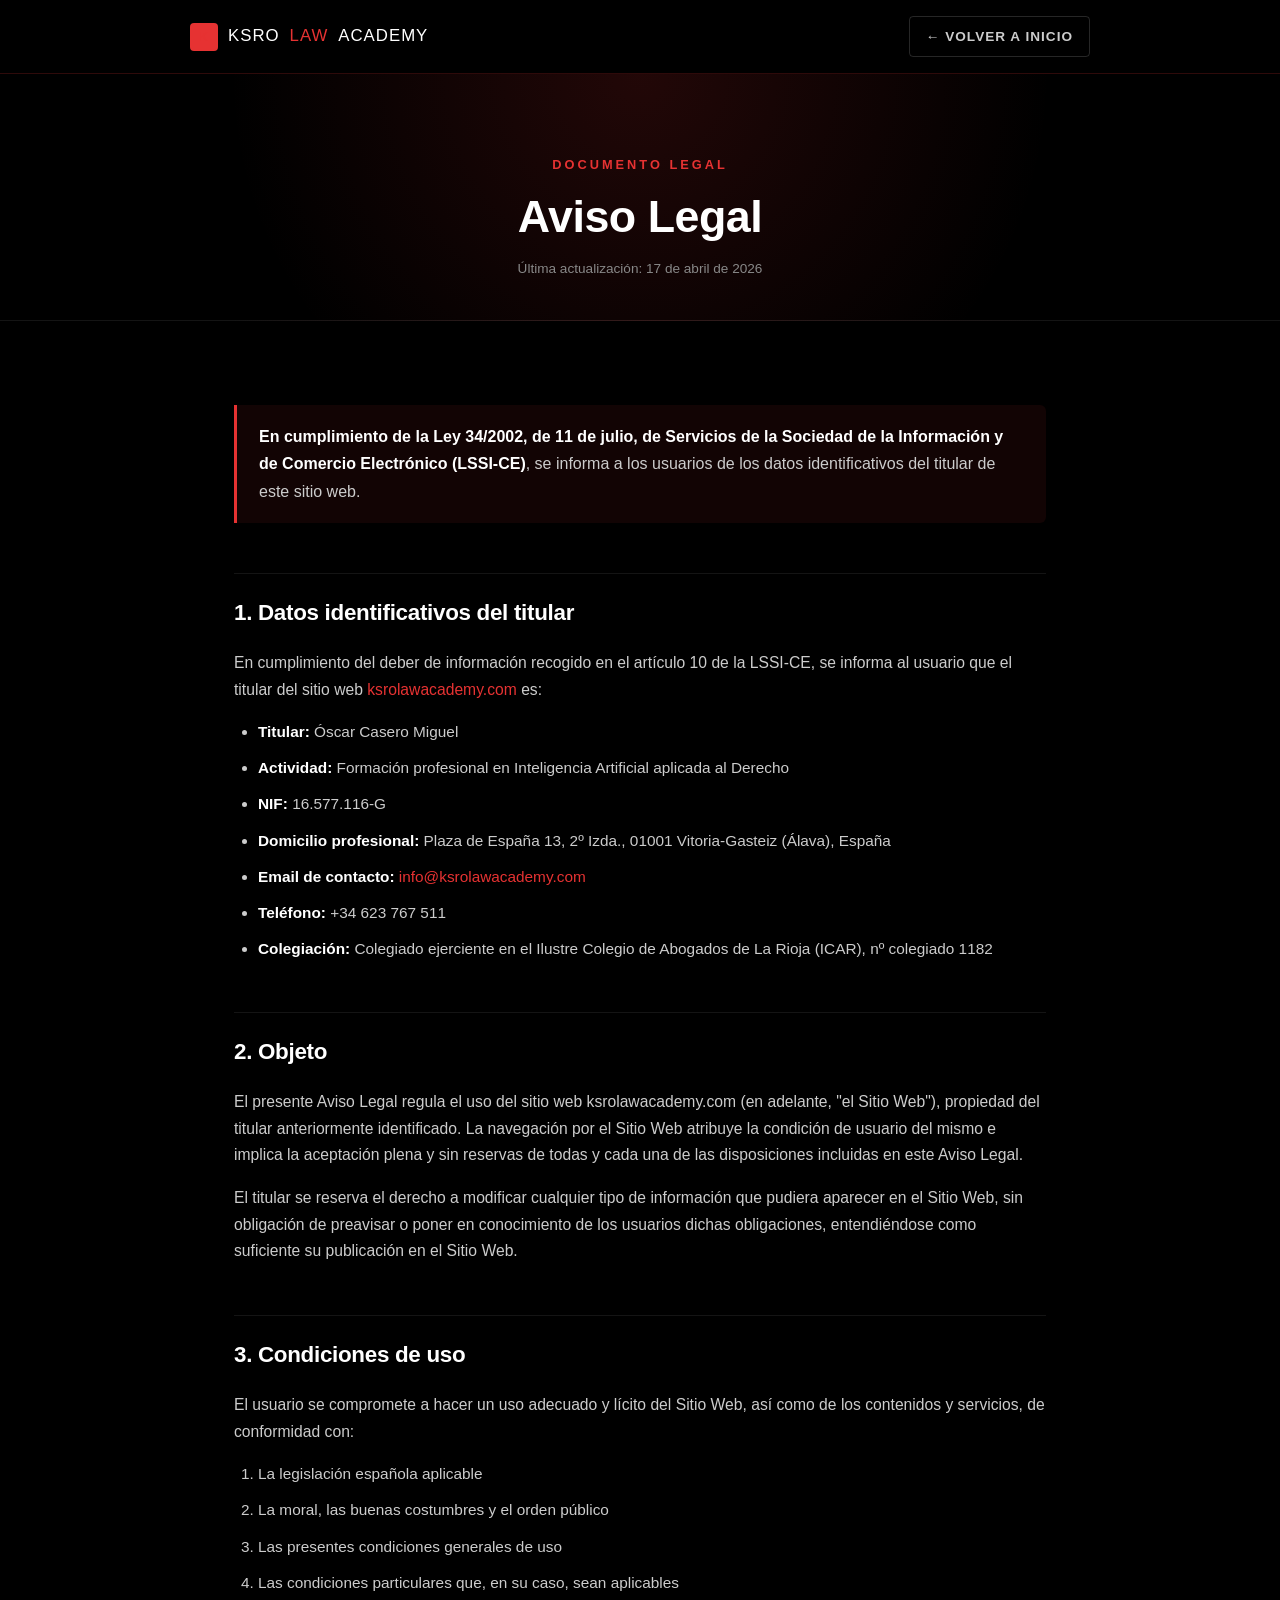
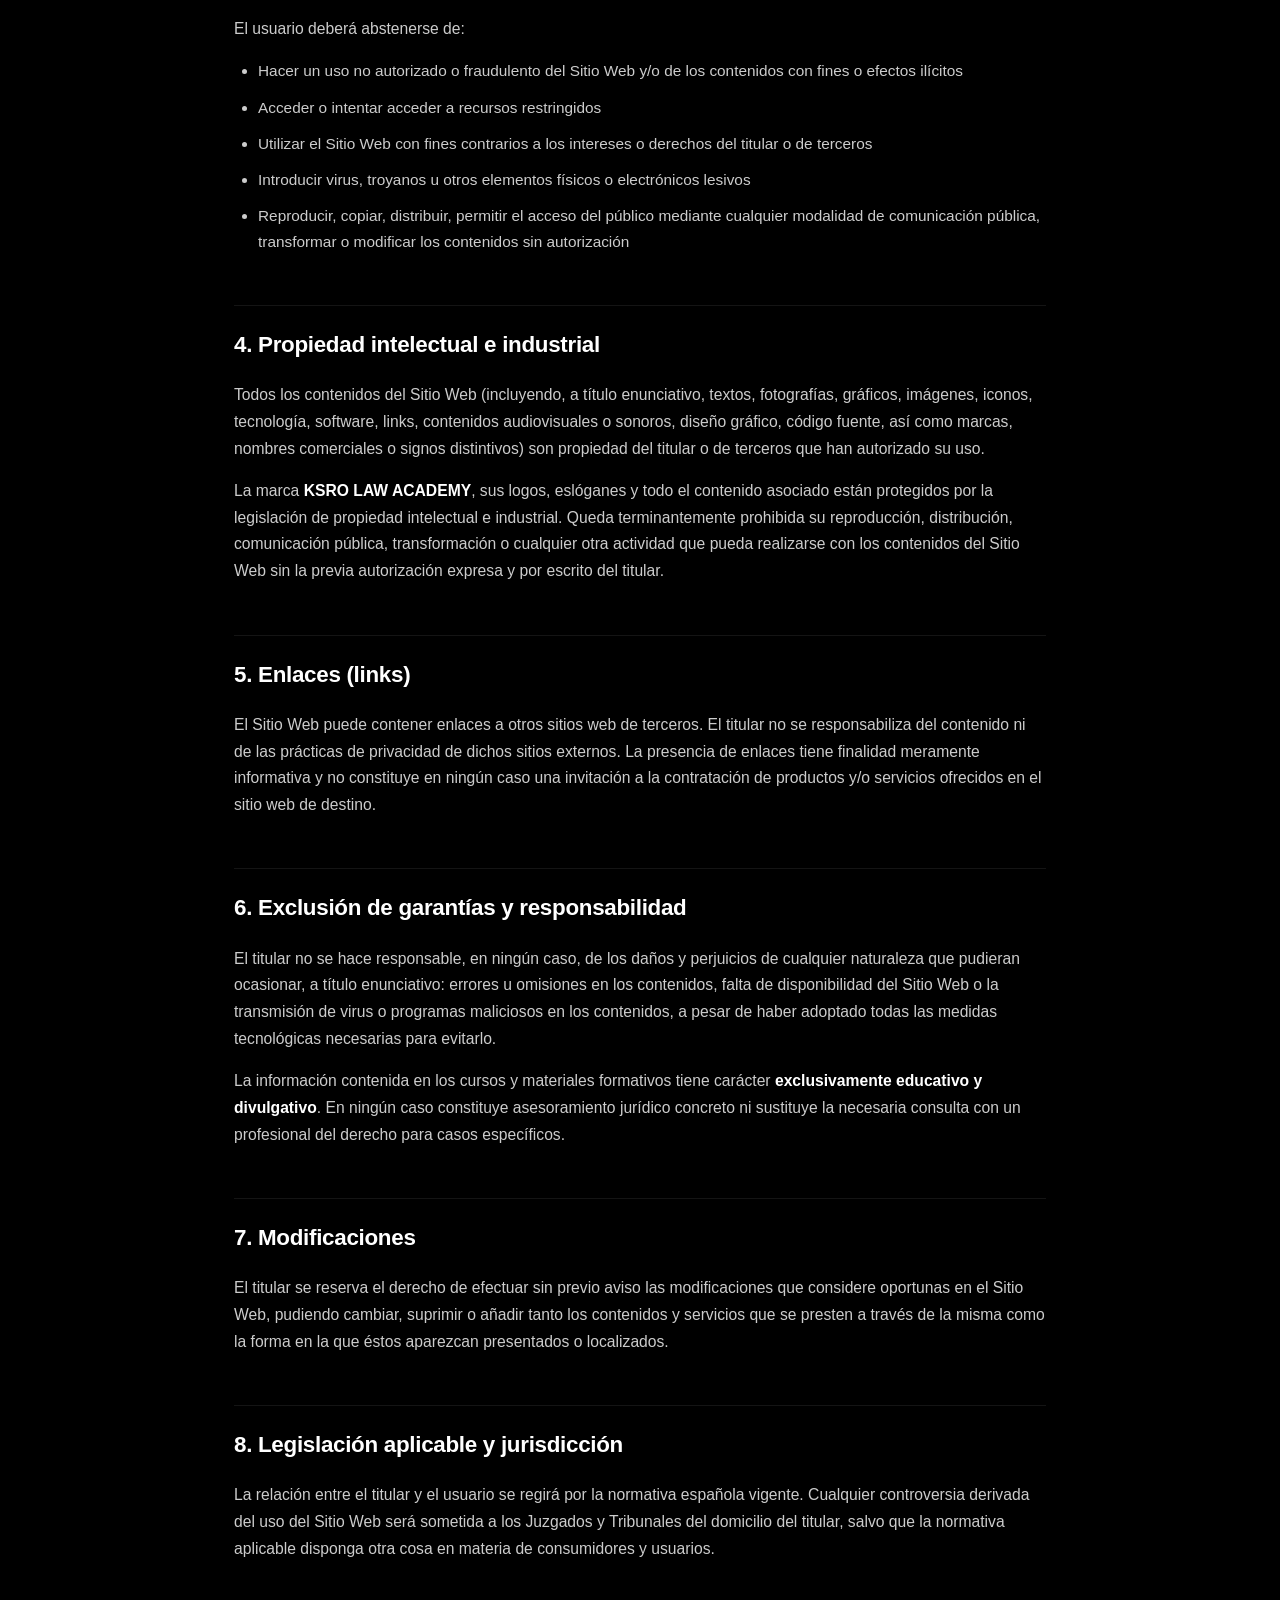
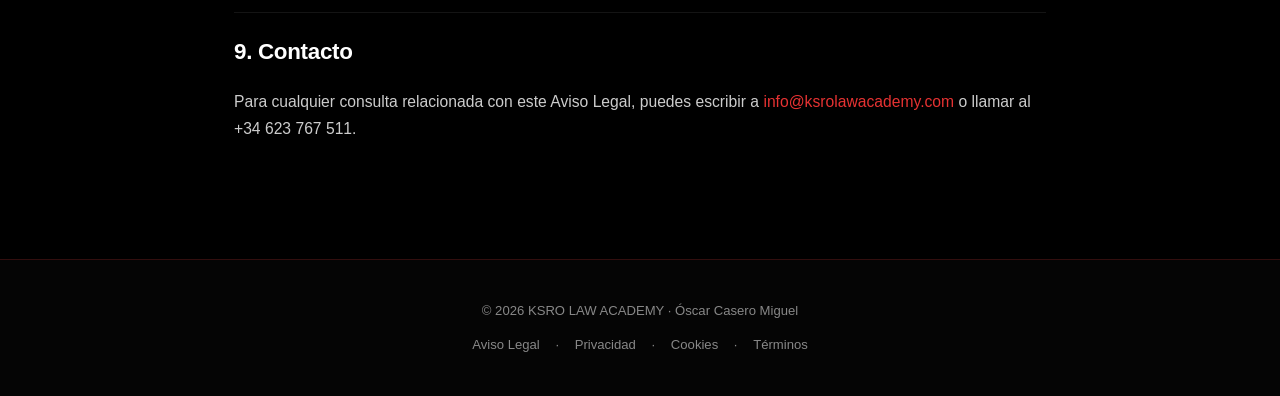
<file: aviso-legal.html>
<!DOCTYPE html>
<html lang="es">
<head>
<meta charset="UTF-8">
<meta name="viewport" content="width=device-width, initial-scale=1.0">
<title>Aviso Legal | KSRO LAW ACADEMY</title>
<meta name="description" content="Aviso legal y condiciones de uso del sitio web ksrolawacademy.com, conforme a la Ley 34/2002 (LSSI-CE).">
<meta name="robots" content="index, follow">
<link rel="canonical" href="https://ksrolawacademy.com/aviso-legal.html">
<link rel="stylesheet" href="legal.css">
</head>
<body>

<nav class="legal-nav">
  <div class="legal-nav-inner">
    <a href="/" class="legal-logo">
      <span class="legal-logo-icon">K</span>
      KSRO <span>LAW</span> ACADEMY
    </a>
    <a href="/" class="back-home">← Volver a inicio</a>
  </div>
</nav>

<header class="legal-hero">
  <div class="eyebrow">Documento legal</div>
  <h1>Aviso Legal</h1>
  <div class="updated">Última actualización: 17 de abril de 2026</div>
</header>

<main class="legal-container">

  <div class="highlight">
    <strong>En cumplimiento de la Ley 34/2002, de 11 de julio, de Servicios de la Sociedad de la Información y de Comercio Electrónico (LSSI-CE)</strong>, se informa a los usuarios de los datos identificativos del titular de este sitio web.
  </div>

  <h2>1. Datos identificativos del titular</h2>
  <p>En cumplimiento del deber de información recogido en el artículo 10 de la LSSI-CE, se informa al usuario que el titular del sitio web <a href="https://ksrolawacademy.com">ksrolawacademy.com</a> es:</p>
  <ul>
    <li><strong>Titular:</strong> Óscar Casero Miguel</li>
    <li><strong>Actividad:</strong> Formación profesional en Inteligencia Artificial aplicada al Derecho</li>
    <li><strong>NIF:</strong> 16.577.116-G</li>
    <li><strong>Domicilio profesional:</strong> Plaza de España 13, 2º Izda., 01001 Vitoria-Gasteiz (Álava), España</li>
    <li><strong>Email de contacto:</strong> <a href="mailto:info@ksrolawacademy.com">info@ksrolawacademy.com</a></li>
    <li><strong>Teléfono:</strong> +34 623 767 511</li>
    <li><strong>Colegiación:</strong> Colegiado ejerciente en el Ilustre Colegio de Abogados de La Rioja (ICAR), nº colegiado 1182</li>
  </ul>

  <h2>2. Objeto</h2>
  <p>El presente Aviso Legal regula el uso del sitio web ksrolawacademy.com (en adelante, "el Sitio Web"), propiedad del titular anteriormente identificado. La navegación por el Sitio Web atribuye la condición de usuario del mismo e implica la aceptación plena y sin reservas de todas y cada una de las disposiciones incluidas en este Aviso Legal.</p>
  <p>El titular se reserva el derecho a modificar cualquier tipo de información que pudiera aparecer en el Sitio Web, sin obligación de preavisar o poner en conocimiento de los usuarios dichas obligaciones, entendiéndose como suficiente su publicación en el Sitio Web.</p>

  <h2>3. Condiciones de uso</h2>
  <p>El usuario se compromete a hacer un uso adecuado y lícito del Sitio Web, así como de los contenidos y servicios, de conformidad con:</p>
  <ol>
    <li>La legislación española aplicable</li>
    <li>La moral, las buenas costumbres y el orden público</li>
    <li>Las presentes condiciones generales de uso</li>
    <li>Las condiciones particulares que, en su caso, sean aplicables</li>
  </ol>
  <p>El usuario deberá abstenerse de:</p>
  <ul>
    <li>Hacer un uso no autorizado o fraudulento del Sitio Web y/o de los contenidos con fines o efectos ilícitos</li>
    <li>Acceder o intentar acceder a recursos restringidos</li>
    <li>Utilizar el Sitio Web con fines contrarios a los intereses o derechos del titular o de terceros</li>
    <li>Introducir virus, troyanos u otros elementos físicos o electrónicos lesivos</li>
    <li>Reproducir, copiar, distribuir, permitir el acceso del público mediante cualquier modalidad de comunicación pública, transformar o modificar los contenidos sin autorización</li>
  </ul>

  <h2>4. Propiedad intelectual e industrial</h2>
  <p>Todos los contenidos del Sitio Web (incluyendo, a título enunciativo, textos, fotografías, gráficos, imágenes, iconos, tecnología, software, links, contenidos audiovisuales o sonoros, diseño gráfico, código fuente, así como marcas, nombres comerciales o signos distintivos) son propiedad del titular o de terceros que han autorizado su uso.</p>
  <p>La marca <strong>KSRO LAW ACADEMY</strong>, sus logos, eslóganes y todo el contenido asociado están protegidos por la legislación de propiedad intelectual e industrial. Queda terminantemente prohibida su reproducción, distribución, comunicación pública, transformación o cualquier otra actividad que pueda realizarse con los contenidos del Sitio Web sin la previa autorización expresa y por escrito del titular.</p>

  <h2>5. Enlaces (links)</h2>
  <p>El Sitio Web puede contener enlaces a otros sitios web de terceros. El titular no se responsabiliza del contenido ni de las prácticas de privacidad de dichos sitios externos. La presencia de enlaces tiene finalidad meramente informativa y no constituye en ningún caso una invitación a la contratación de productos y/o servicios ofrecidos en el sitio web de destino.</p>

  <h2>6. Exclusión de garantías y responsabilidad</h2>
  <p>El titular no se hace responsable, en ningún caso, de los daños y perjuicios de cualquier naturaleza que pudieran ocasionar, a título enunciativo: errores u omisiones en los contenidos, falta de disponibilidad del Sitio Web o la transmisión de virus o programas maliciosos en los contenidos, a pesar de haber adoptado todas las medidas tecnológicas necesarias para evitarlo.</p>
  <p>La información contenida en los cursos y materiales formativos tiene carácter <strong>exclusivamente educativo y divulgativo</strong>. En ningún caso constituye asesoramiento jurídico concreto ni sustituye la necesaria consulta con un profesional del derecho para casos específicos.</p>

  <h2>7. Modificaciones</h2>
  <p>El titular se reserva el derecho de efectuar sin previo aviso las modificaciones que considere oportunas en el Sitio Web, pudiendo cambiar, suprimir o añadir tanto los contenidos y servicios que se presten a través de la misma como la forma en la que éstos aparezcan presentados o localizados.</p>

  <h2>8. Legislación aplicable y jurisdicción</h2>
  <p>La relación entre el titular y el usuario se regirá por la normativa española vigente. Cualquier controversia derivada del uso del Sitio Web será sometida a los Juzgados y Tribunales del domicilio del titular, salvo que la normativa aplicable disponga otra cosa en materia de consumidores y usuarios.</p>

  <h2>9. Contacto</h2>
  <p>Para cualquier consulta relacionada con este Aviso Legal, puedes escribir a <a href="mailto:info@ksrolawacademy.com">info@ksrolawacademy.com</a> o llamar al +34 623 767 511.</p>

</main>

<footer class="legal-footer">
  <div>© 2026 KSRO LAW ACADEMY · Óscar Casero Miguel</div>
  <div style="margin-top:12px">
    <a href="/aviso-legal.html">Aviso Legal</a> ·
    <a href="/privacidad.html">Privacidad</a> ·
    <a href="/cookies.html">Cookies</a> ·
    <a href="/terminos.html">Términos</a>
  </div>
</footer>

</body>
</html>
</file>
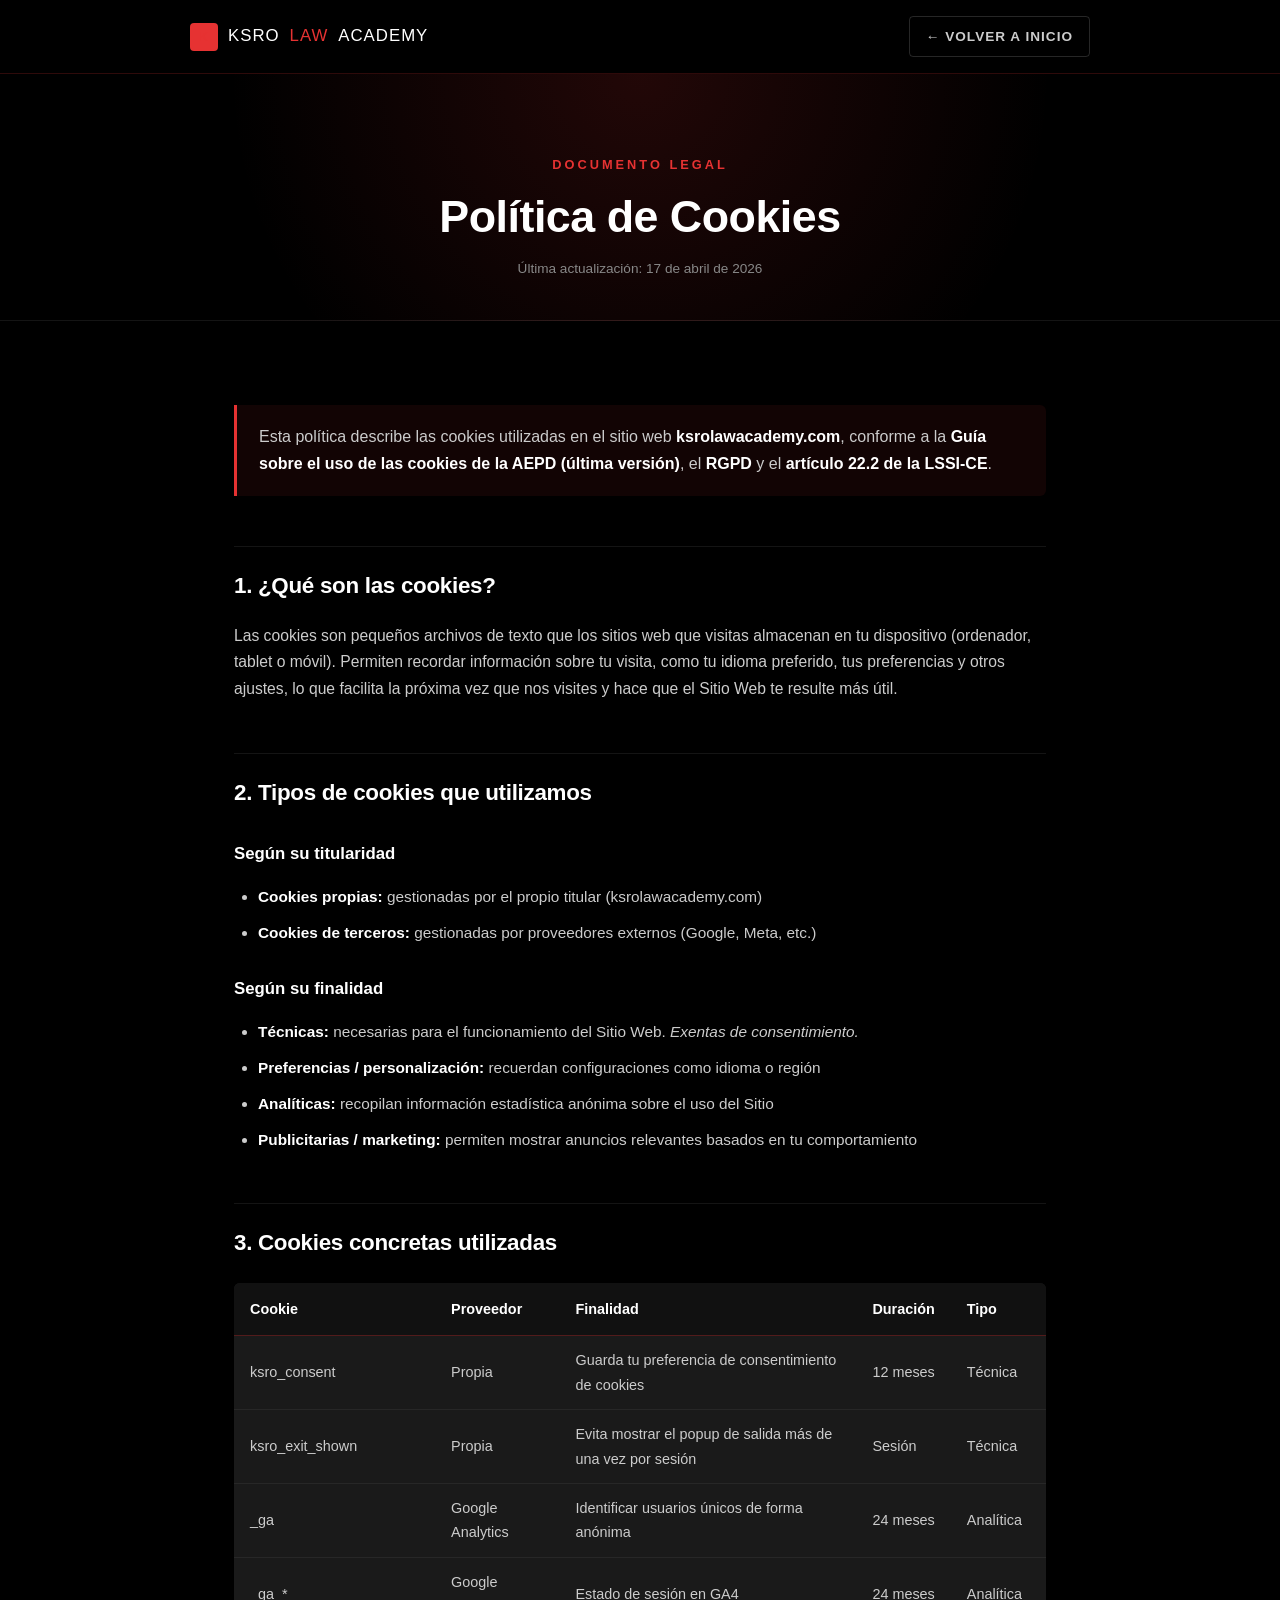
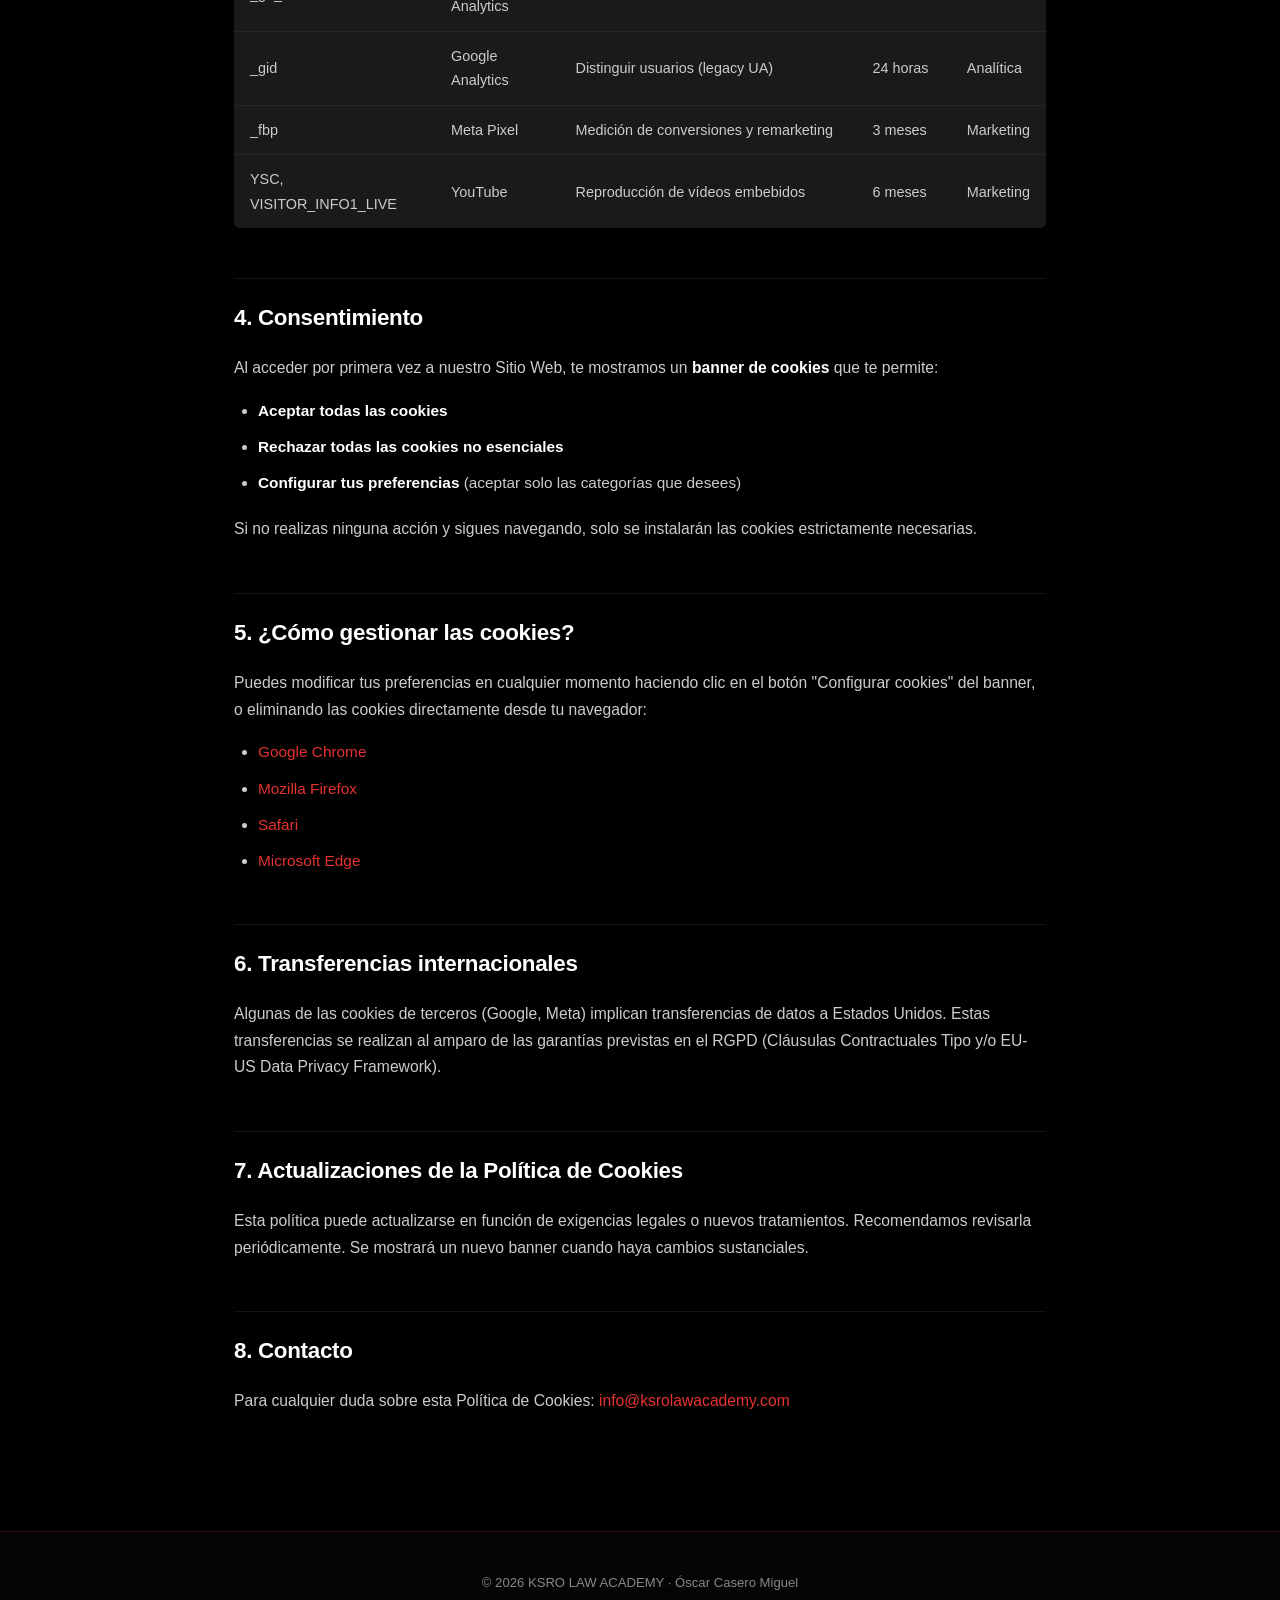
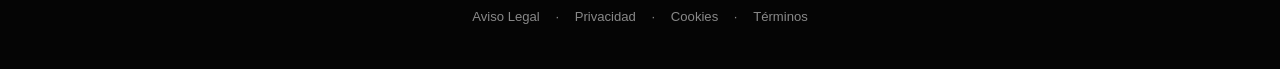
<file: cookies.html>
<!DOCTYPE html>
<html lang="es">
<head>
<meta charset="UTF-8">
<meta name="viewport" content="width=device-width, initial-scale=1.0">
<title>Política de Cookies | KSRO LAW ACADEMY</title>
<meta name="description" content="Política de cookies de ksrolawacademy.com conforme al RGPD y la Guía de la AEPD.">
<meta name="robots" content="index, follow">
<link rel="canonical" href="https://ksrolawacademy.com/cookies.html">
<link rel="stylesheet" href="legal.css">
</head>
<body>

<nav class="legal-nav">
  <div class="legal-nav-inner">
    <a href="/" class="legal-logo">
      <span class="legal-logo-icon">K</span>
      KSRO <span>LAW</span> ACADEMY
    </a>
    <a href="/" class="back-home">← Volver a inicio</a>
  </div>
</nav>

<header class="legal-hero">
  <div class="eyebrow">Documento legal</div>
  <h1>Política de Cookies</h1>
  <div class="updated">Última actualización: 17 de abril de 2026</div>
</header>

<main class="legal-container">

  <div class="highlight">
    Esta política describe las cookies utilizadas en el sitio web <strong>ksrolawacademy.com</strong>, conforme a la <strong>Guía sobre el uso de las cookies de la AEPD (última versión)</strong>, el <strong>RGPD</strong> y el <strong>artículo 22.2 de la LSSI-CE</strong>.
  </div>

  <h2>1. ¿Qué son las cookies?</h2>
  <p>Las cookies son pequeños archivos de texto que los sitios web que visitas almacenan en tu dispositivo (ordenador, tablet o móvil). Permiten recordar información sobre tu visita, como tu idioma preferido, tus preferencias y otros ajustes, lo que facilita la próxima vez que nos visites y hace que el Sitio Web te resulte más útil.</p>

  <h2>2. Tipos de cookies que utilizamos</h2>

  <h3>Según su titularidad</h3>
  <ul>
    <li><strong>Cookies propias:</strong> gestionadas por el propio titular (ksrolawacademy.com)</li>
    <li><strong>Cookies de terceros:</strong> gestionadas por proveedores externos (Google, Meta, etc.)</li>
  </ul>

  <h3>Según su finalidad</h3>
  <ul>
    <li><strong>Técnicas:</strong> necesarias para el funcionamiento del Sitio Web. <em>Exentas de consentimiento.</em></li>
    <li><strong>Preferencias / personalización:</strong> recuerdan configuraciones como idioma o región</li>
    <li><strong>Analíticas:</strong> recopilan información estadística anónima sobre el uso del Sitio</li>
    <li><strong>Publicitarias / marketing:</strong> permiten mostrar anuncios relevantes basados en tu comportamiento</li>
  </ul>

  <h2>3. Cookies concretas utilizadas</h2>
  <table>
    <thead>
      <tr><th>Cookie</th><th>Proveedor</th><th>Finalidad</th><th>Duración</th><th>Tipo</th></tr>
    </thead>
    <tbody>
      <tr><td>ksro_consent</td><td>Propia</td><td>Guarda tu preferencia de consentimiento de cookies</td><td>12 meses</td><td>Técnica</td></tr>
      <tr><td>ksro_exit_shown</td><td>Propia</td><td>Evita mostrar el popup de salida más de una vez por sesión</td><td>Sesión</td><td>Técnica</td></tr>
      <tr><td>_ga</td><td>Google Analytics</td><td>Identificar usuarios únicos de forma anónima</td><td>24 meses</td><td>Analítica</td></tr>
      <tr><td>_ga_*</td><td>Google Analytics</td><td>Estado de sesión en GA4</td><td>24 meses</td><td>Analítica</td></tr>
      <tr><td>_gid</td><td>Google Analytics</td><td>Distinguir usuarios (legacy UA)</td><td>24 horas</td><td>Analítica</td></tr>
      <tr><td>_fbp</td><td>Meta Pixel</td><td>Medición de conversiones y remarketing</td><td>3 meses</td><td>Marketing</td></tr>
      <tr><td>YSC, VISITOR_INFO1_LIVE</td><td>YouTube</td><td>Reproducción de vídeos embebidos</td><td>6 meses</td><td>Marketing</td></tr>
    </tbody>
  </table>

  <h2>4. Consentimiento</h2>
  <p>Al acceder por primera vez a nuestro Sitio Web, te mostramos un <strong>banner de cookies</strong> que te permite:</p>
  <ul>
    <li><strong>Aceptar todas las cookies</strong></li>
    <li><strong>Rechazar todas las cookies no esenciales</strong></li>
    <li><strong>Configurar tus preferencias</strong> (aceptar solo las categorías que desees)</li>
  </ul>
  <p>Si no realizas ninguna acción y sigues navegando, solo se instalarán las cookies estrictamente necesarias.</p>

  <h2>5. ¿Cómo gestionar las cookies?</h2>
  <p>Puedes modificar tus preferencias en cualquier momento haciendo clic en el botón "Configurar cookies" del banner, o eliminando las cookies directamente desde tu navegador:</p>
  <ul>
    <li><a href="https://support.google.com/chrome/answer/95647" target="_blank" rel="noopener">Google Chrome</a></li>
    <li><a href="https://support.mozilla.org/es/kb/habilitar-y-deshabilitar-cookies-sitios-web-rastrear-preferencias" target="_blank" rel="noopener">Mozilla Firefox</a></li>
    <li><a href="https://support.apple.com/es-es/guide/safari/sfri11471/mac" target="_blank" rel="noopener">Safari</a></li>
    <li><a href="https://support.microsoft.com/es-es/microsoft-edge" target="_blank" rel="noopener">Microsoft Edge</a></li>
  </ul>

  <h2>6. Transferencias internacionales</h2>
  <p>Algunas de las cookies de terceros (Google, Meta) implican transferencias de datos a Estados Unidos. Estas transferencias se realizan al amparo de las garantías previstas en el RGPD (Cláusulas Contractuales Tipo y/o EU-US Data Privacy Framework).</p>

  <h2>7. Actualizaciones de la Política de Cookies</h2>
  <p>Esta política puede actualizarse en función de exigencias legales o nuevos tratamientos. Recomendamos revisarla periódicamente. Se mostrará un nuevo banner cuando haya cambios sustanciales.</p>

  <h2>8. Contacto</h2>
  <p>Para cualquier duda sobre esta Política de Cookies: <a href="mailto:info@ksrolawacademy.com">info@ksrolawacademy.com</a></p>

</main>

<footer class="legal-footer">
  <div>© 2026 KSRO LAW ACADEMY · Óscar Casero Miguel</div>
  <div style="margin-top:12px">
    <a href="/aviso-legal.html">Aviso Legal</a> ·
    <a href="/privacidad.html">Privacidad</a> ·
    <a href="/cookies.html">Cookies</a> ·
    <a href="/terminos.html">Términos</a>
  </div>
</footer>

</body>
</html>
</file>
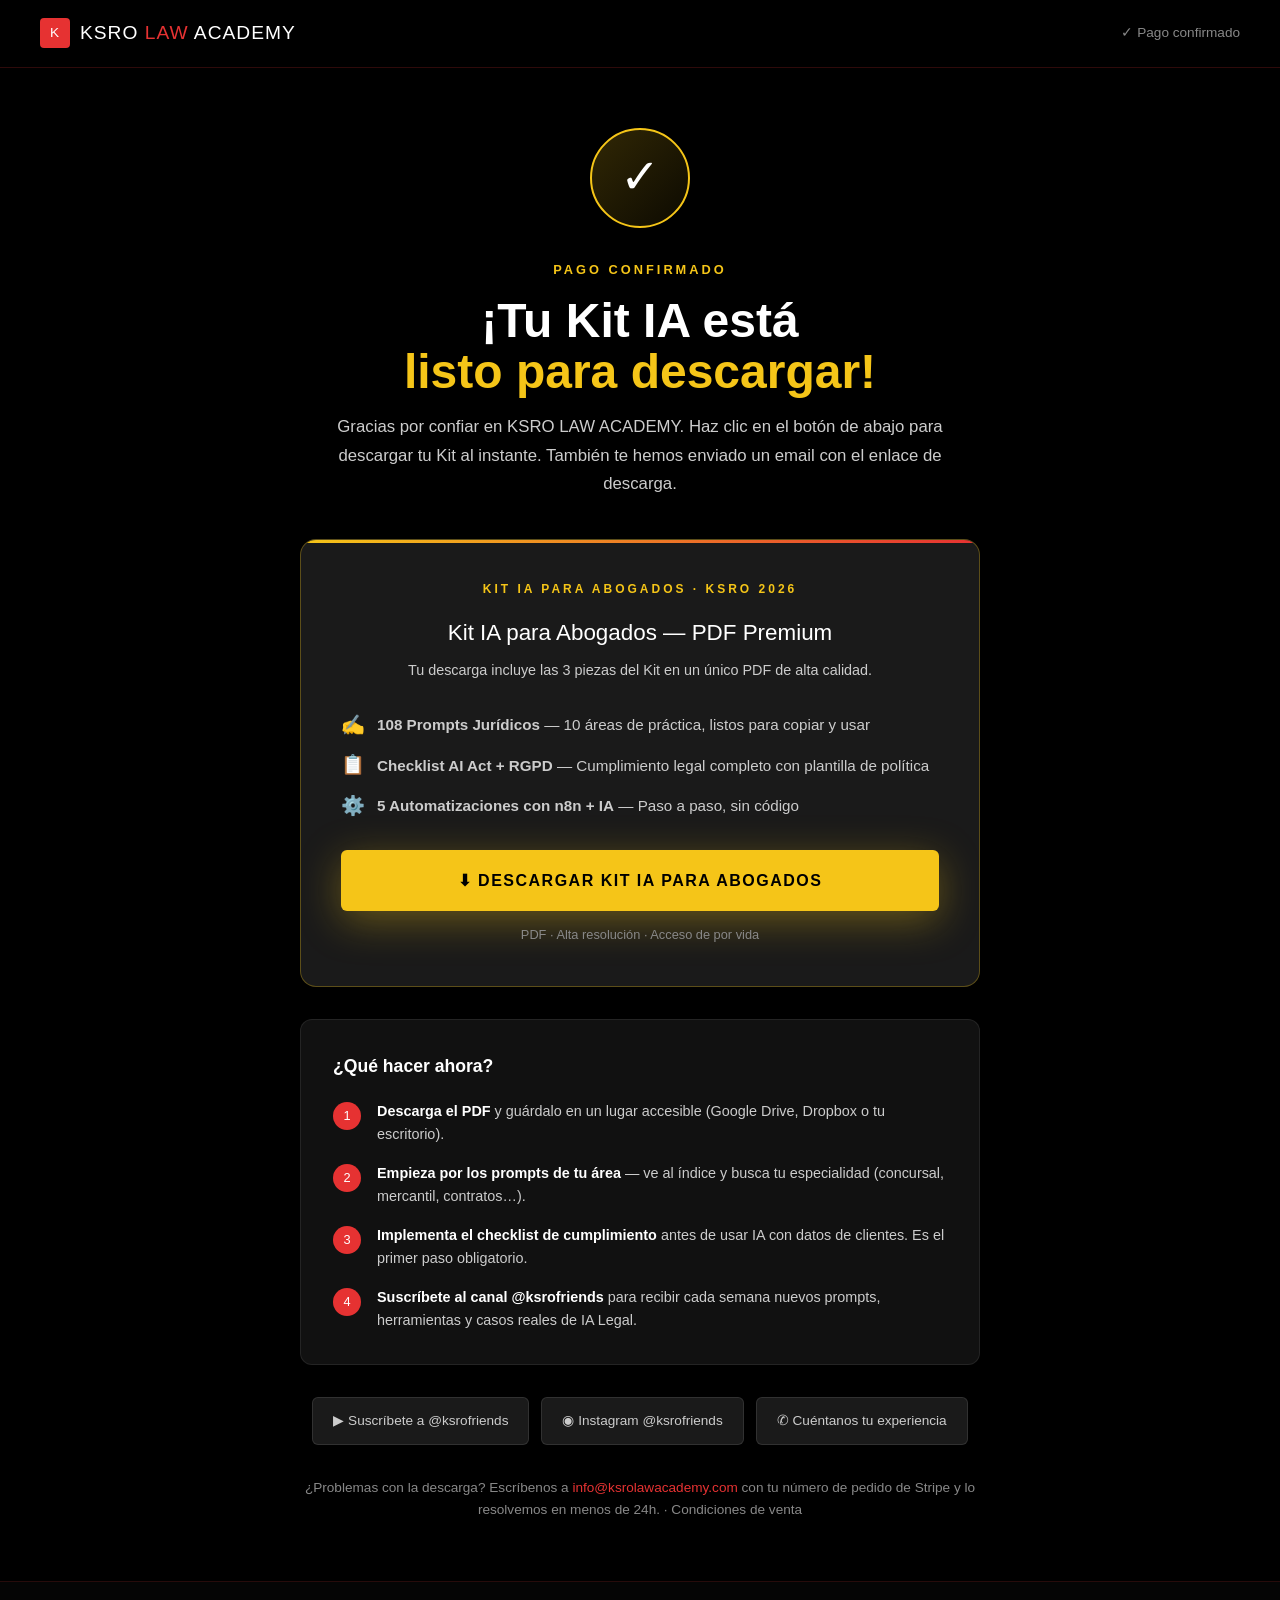
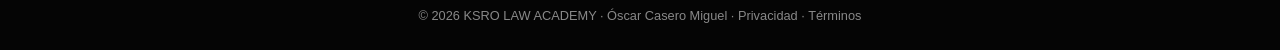
<file: gracias-kit.html>
<!DOCTYPE html>
<html lang="es">
<head>
<meta charset="UTF-8">
<meta name="viewport" content="width=device-width, initial-scale=1.0">
<title>¡Gracias! Descarga tu Kit IA — KSRO LAW ACADEMY</title>
<meta name="robots" content="noindex, nofollow">

<style>
:root{
  --ksro-red:#E63232;
  --ksro-red-dark:#B82020;
  --ksro-black:#000;
  --ksro-dark:#111;
  --ksro-dark-2:#1a1a1a;
  --ksro-white:#FFF;
  --ksro-gray:#888;
  --ksro-light-gray:#ccc;
  --ksro-gold:#f5c518;
  --shadow-red:0 10px 40px rgba(230,50,50,.35);
  --font-display:"Arial Black","Helvetica Neue",Arial,sans-serif;
  --font-body:-apple-system,BlinkMacSystemFont,"Segoe UI",Arial,sans-serif;
}
*{margin:0;padding:0;box-sizing:border-box}
html{scroll-behavior:smooth}
body{font-family:var(--font-body);background:var(--ksro-black);color:var(--ksro-white);line-height:1.6;min-height:100vh;display:flex;flex-direction:column}
a{color:inherit;text-decoration:none}

/* NAVBAR */
.navbar{background:rgba(0,0,0,.95);border-bottom:1px solid rgba(230,50,50,.2);padding:18px 32px}
.nav-inner{max-width:1200px;margin:0 auto;display:flex;align-items:center;justify-content:space-between}
.logo{font-family:var(--font-display);font-size:1.2rem;letter-spacing:1px;display:flex;align-items:center;gap:10px}
.logo-icon{width:30px;height:30px;background:var(--ksro-red);border-radius:4px;display:flex;align-items:center;justify-content:center;font-size:.85rem;color:#fff}
.logo-text span{color:var(--ksro-red)}

/* MAIN */
main{flex:1;display:flex;align-items:center;justify-content:center;padding:60px 24px}
.thanks-box{max-width:680px;width:100%;text-align:center}

/* CHECKMARK */
.check-circle{width:100px;height:100px;border-radius:50%;background:linear-gradient(135deg,rgba(245,197,24,.2),rgba(245,197,24,.05));border:2px solid var(--ksro-gold);display:flex;align-items:center;justify-content:center;margin:0 auto 32px;animation:popIn .5s cubic-bezier(.175,.885,.32,1.275) both}
@keyframes popIn{from{transform:scale(0);opacity:0}to{transform:scale(1);opacity:1}}
.check-icon{font-size:3rem;animation:fadeIn .4s .3s both}
@keyframes fadeIn{from{opacity:0}to{opacity:1}}

/* HEADING */
.thanks-eyebrow{color:var(--ksro-gold);font-size:.8rem;letter-spacing:3px;text-transform:uppercase;font-weight:700;margin-bottom:16px}
.thanks-title{font-family:var(--font-display);font-size:clamp(2rem,5vw,3rem);line-height:1.05;margin-bottom:16px}
.thanks-title .accent{color:var(--ksro-gold)}
.thanks-sub{color:var(--ksro-light-gray);font-size:1.05rem;margin-bottom:40px;line-height:1.7}

/* DOWNLOAD CARD */
.download-card{background:var(--ksro-dark-2);border:1px solid rgba(245,197,24,.3);border-radius:16px;padding:40px;margin-bottom:32px;position:relative;overflow:hidden}
.download-card::before{content:"";position:absolute;top:0;left:0;right:0;height:3px;background:linear-gradient(90deg,var(--ksro-gold),var(--ksro-red))}
.download-card-label{font-size:.75rem;letter-spacing:3px;text-transform:uppercase;color:var(--ksro-gold);font-weight:700;margin-bottom:16px}
.download-card-title{font-family:var(--font-display);font-size:1.4rem;margin-bottom:8px}
.download-card-desc{color:var(--ksro-light-gray);font-size:.9rem;margin-bottom:28px}
.download-items{display:flex;flex-direction:column;gap:10px;margin-bottom:28px;text-align:left}
.download-item{display:flex;align-items:center;gap:12px;font-size:.95rem;color:var(--ksro-light-gray)}
.download-item-icon{font-size:1.2rem;flex-shrink:0}
.btn-download{display:inline-flex;align-items:center;gap:12px;background:var(--ksro-gold);color:#000;padding:18px 40px;font-family:var(--font-display);font-size:1rem;letter-spacing:1.5px;text-transform:uppercase;border-radius:6px;font-weight:900;transition:all .2s;box-shadow:0 10px 40px rgba(245,197,24,.35);width:100%;justify-content:center}
.btn-download:hover{transform:translateY(-3px);box-shadow:0 18px 50px rgba(245,197,24,.5)}
.download-note{margin-top:14px;font-size:.8rem;color:var(--ksro-gray)}

/* NEXT STEPS */
.next-steps{background:var(--ksro-dark);border:1px solid rgba(255,255,255,.08);border-radius:12px;padding:32px;margin-bottom:32px;text-align:left}
.next-steps h3{font-family:var(--font-display);font-size:1.1rem;margin-bottom:20px;color:#fff}
.next-step{display:flex;gap:16px;margin-bottom:16px;align-items:flex-start}
.next-step:last-child{margin-bottom:0}
.step-num{width:28px;height:28px;border-radius:50%;background:var(--ksro-red);color:#fff;font-family:var(--font-display);font-size:.8rem;display:flex;align-items:center;justify-content:center;flex-shrink:0;margin-top:2px}
.step-text{font-size:.9rem;color:var(--ksro-light-gray);line-height:1.6}
.step-text strong{color:#fff}

/* SOCIAL PROOF */
.social-row{display:flex;gap:12px;justify-content:center;flex-wrap:wrap;margin-bottom:32px}
.social-btn{display:flex;align-items:center;gap:8px;background:var(--ksro-dark-2);border:1px solid rgba(255,255,255,.1);border-radius:6px;padding:12px 20px;font-size:.85rem;color:var(--ksro-light-gray);transition:all .2s}
.social-btn:hover{border-color:var(--ksro-red);color:#fff}

/* FOOTER */
footer{background:#050505;padding:24px 32px;border-top:1px solid rgba(230,50,50,.15);text-align:center}
.footer-copy{color:var(--ksro-gray);font-size:.8rem}
</style>
</head>
<body>

<nav class="navbar">
  <div class="nav-inner">
    <a href="/" class="logo">
      <span class="logo-icon">K</span>
      <span class="logo-text">KSRO <span>LAW</span> ACADEMY</span>
    </a>
    <div style="font-size:.85rem;color:var(--ksro-gray)">✓ Pago confirmado</div>
  </div>
</nav>

<main>
  <div class="thanks-box">
    <div class="check-circle">
      <span class="check-icon">✓</span>
    </div>
    <div class="thanks-eyebrow">Pago confirmado</div>
    <h1 class="thanks-title">¡Tu Kit IA está<br><span class="accent">listo para descargar!</span></h1>
    <p class="thanks-sub">Gracias por confiar en KSRO LAW ACADEMY. Haz clic en el botón de abajo para descargar tu Kit al instante. También te hemos enviado un email con el enlace de descarga.</p>

    <!-- DOWNLOAD CARD -->
    <div class="download-card">
      <div class="download-card-label">Kit IA para Abogados · KSRO 2026</div>
      <div class="download-card-title">Kit IA para Abogados — PDF Premium</div>
      <div class="download-card-desc">Tu descarga incluye las 3 piezas del Kit en un único PDF de alta calidad.</div>
      <div class="download-items">
        <div class="download-item"><span class="download-item-icon">✍️</span><span><strong>108 Prompts Jurídicos</strong> — 10 áreas de práctica, listos para copiar y usar</span></div>
        <div class="download-item"><span class="download-item-icon">📋</span><span><strong>Checklist AI Act + RGPD</strong> — Cumplimiento legal completo con plantilla de política</span></div>
        <div class="download-item"><span class="download-item-icon">⚙️</span><span><strong>5 Automatizaciones con n8n + IA</strong> — Paso a paso, sin código</span></div>
      </div>
      <!-- ⚠️ IMPORTANTE: Cambia la URL de abajo por la URL real de tu PDF subido al hosting -->
      <!-- Ejemplo: https://ksrolawacademy.com/kit.pdf  o  enlace de Google Drive -->
      <a href="/kit-ia-abogados-ksro.pdf" class="btn-download" download>
        ⬇ Descargar Kit IA para Abogados
      </a>
      <div class="download-note">PDF · Alta resolución · Acceso de por vida</div>
    </div>

    <!-- PRÓXIMOS PASOS -->
    <div class="next-steps">
      <h3>¿Qué hacer ahora?</h3>
      <div class="next-step">
        <div class="step-num">1</div>
        <div class="step-text"><strong>Descarga el PDF</strong> y guárdalo en un lugar accesible (Google Drive, Dropbox o tu escritorio).</div>
      </div>
      <div class="next-step">
        <div class="step-num">2</div>
        <div class="step-text"><strong>Empieza por los prompts de tu área</strong> — ve al índice y busca tu especialidad (concursal, mercantil, contratos…).</div>
      </div>
      <div class="next-step">
        <div class="step-num">3</div>
        <div class="step-text"><strong>Implementa el checklist de cumplimiento</strong> antes de usar IA con datos de clientes. Es el primer paso obligatorio.</div>
      </div>
      <div class="next-step">
        <div class="step-num">4</div>
        <div class="step-text"><strong>Suscríbete al canal @ksrofriends</strong> para recibir cada semana nuevos prompts, herramientas y casos reales de IA Legal.</div>
      </div>
    </div>

    <!-- REDES -->
    <div class="social-row">
      <a href="https://youtube.com/@ksrofriends?sub_confirmation=1" target="_blank" rel="noopener" class="social-btn">▶ Suscríbete a @ksrofriends</a>
      <a href="https://instagram.com/ksrofriends" target="_blank" rel="noopener" class="social-btn">◉ Instagram @ksrofriends</a>
      <a href="https://wa.me/34623767511?text=Hola%20Óscar,%20acabo%20de%20descargar%20el%20Kit%20IA%20y%20quiero%20contarte%20mi%20experiencia" target="_blank" rel="noopener" class="social-btn">✆ Cuéntanos tu experiencia</a>
    </div>

    <div style="font-size:.85rem;color:var(--ksro-gray)">
      ¿Problemas con la descarga? Escríbenos a <a href="mailto:info@ksrolawacademy.com" style="color:var(--ksro-red)">info@ksrolawacademy.com</a> con tu número de pedido de Stripe y lo resolvemos en menos de 24h. · <a href="/terminos-kit.html" style="color:var(--ksro-gray)">Condiciones de venta</a>
    </div>
  </div>
</main>

<footer>
  <div class="footer-copy">© 2026 KSRO LAW ACADEMY · Óscar Casero Miguel · <a href="/privacidad.html" style="color:var(--ksro-gray)">Privacidad</a> · <a href="/terminos.html" style="color:var(--ksro-gray)">Términos</a></div>
</footer>

</body>
</html>
</file>
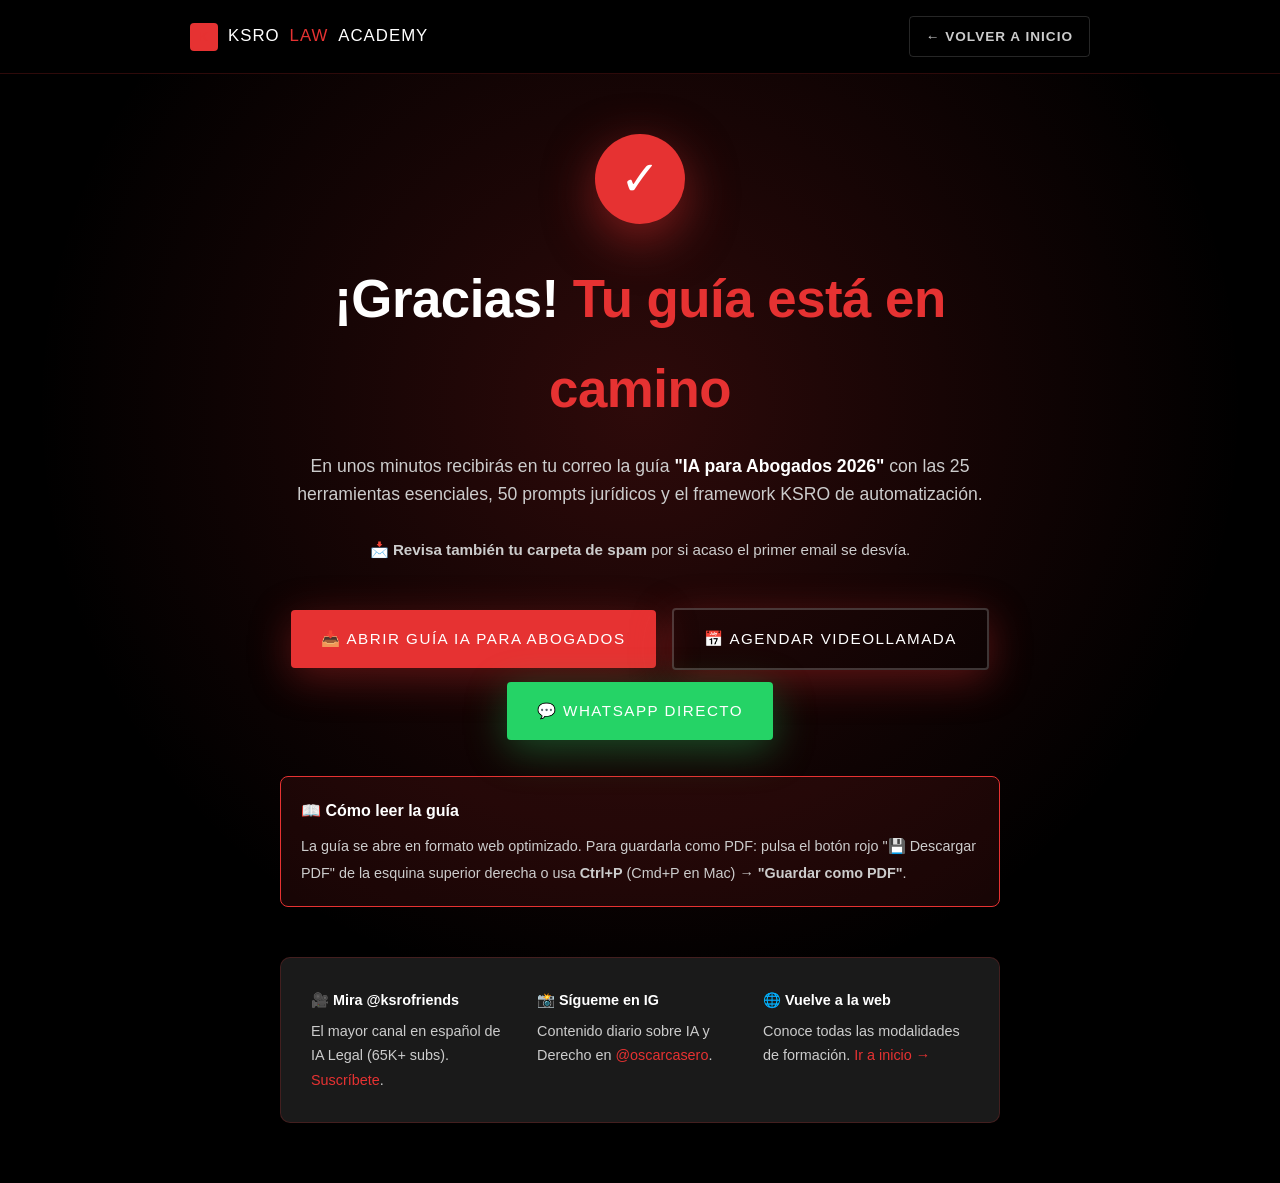
<file: gracias.html>
<!DOCTYPE html>
<html lang="es">
<head>
<meta charset="UTF-8">
<meta name="viewport" content="width=device-width, initial-scale=1.0">
<title>¡Gracias! | KSRO LAW ACADEMY</title>
<meta name="robots" content="noindex, nofollow">
<link rel="stylesheet" href="legal.css">
<style>
.thanks-hero{
  min-height:80vh;
  display:flex;align-items:center;justify-content:center;
  padding:60px 20px;text-align:center;
  background:radial-gradient(circle at 50% 30%,rgba(230,50,50,.2),transparent 60%);
}
.thanks-box{max-width:720px}
.thanks-check{
  width:90px;height:90px;border-radius:50%;
  background:var(--ksro-red);color:#fff;
  display:flex;align-items:center;justify-content:center;
  font-size:3rem;margin:0 auto 30px;
  box-shadow:0 15px 50px rgba(230,50,50,.5);
  animation:pop .6s ease;
}
@keyframes pop{0%{transform:scale(0)}70%{transform:scale(1.15)}100%{transform:scale(1)}}
.thanks-box h1{
  font-family:var(--font-display);color:#fff;
  font-size:clamp(2rem,5vw,3.3rem);margin-bottom:18px;letter-spacing:-.5px;
}
.thanks-box h1 span{color:var(--ksro-red)}
.thanks-box p{color:var(--ksro-light-gray);font-size:1.1rem;margin-bottom:30px;line-height:1.6}
.thanks-cta{
  display:inline-flex;align-items:center;gap:10px;
  background:var(--ksro-red);color:#fff;
  padding:16px 30px;border-radius:4px;
  font-family:var(--font-display);font-size:.95rem;
  letter-spacing:1.5px;text-transform:uppercase;
  box-shadow:0 10px 40px rgba(230,50,50,.35);
  transition:all .2s;margin:6px;
}
.thanks-cta:hover{background:var(--ksro-red-dark);transform:translateY(-2px);text-decoration:none;color:#fff}
.thanks-cta.secondary{background:#25D366;box-shadow:0 10px 40px rgba(37,211,102,.35)}
.thanks-cta.secondary:hover{background:#1EA855}
.thanks-cta.outline{background:transparent;border:2px solid rgba(255,255,255,.2);color:#fff}
.thanks-cta.outline:hover{border-color:var(--ksro-red);color:var(--ksro-red);background:transparent}
.next-steps{
  display:grid;grid-template-columns:repeat(auto-fit,minmax(200px,1fr));
  gap:20px;margin-top:50px;
  padding:30px;background:var(--ksro-dark-2);
  border:1px solid rgba(230,50,50,.2);border-radius:10px;
}
.ns-item{text-align:left;color:var(--ksro-light-gray);font-size:.9rem}
.ns-item strong{color:#fff;display:block;margin-bottom:6px;font-family:var(--font-display)}
</style>
</head>
<body>

<nav class="legal-nav">
  <div class="legal-nav-inner">
    <a href="/" class="legal-logo">
      <span class="legal-logo-icon">K</span>
      KSRO <span>LAW</span> ACADEMY
    </a>
    <a href="/" class="back-home">← Volver a inicio</a>
  </div>
</nav>

<section class="thanks-hero">
  <div class="thanks-box">
    <div class="thanks-check">✓</div>
    <h1>¡Gracias! <span>Tu guía está en camino</span></h1>
    <p>En unos minutos recibirás en tu correo la guía <strong style="color:#fff">"IA para Abogados 2026"</strong> con las 25 herramientas esenciales, 50 prompts jurídicos y el framework KSRO de automatización.</p>
    <p style="font-size:.95rem">📩 <strong>Revisa también tu carpeta de spam</strong> por si acaso el primer email se desvía.</p>

    <div style="margin:40px 0 20px">
      <a href="/guia.html" target="_blank" class="thanks-cta">📥 Abrir Guía IA para Abogados</a>
      <a href="#agenda" onclick="if(typeof Calendly!=='undefined'){Calendly.initPopupWidget({url:'https://calendly.com/oscarcaseromiguel/30min?hide_gdpr_banner=1&background_color=1a1a1a&text_color=ffffff&primary_color=e63232'});return false;}else{window.location='/#agenda';return false;}" class="thanks-cta outline">📅 Agendar videollamada</a>
      <a href="https://wa.me/34623767511?text=Hola%20Óscar,%20acabo%20de%20descargar%20la%20guía%20y%20quiero%20más%20info" class="thanks-cta secondary" target="_blank" rel="noopener">💬 WhatsApp directo</a>
    </div>

    <div class="callout" style="background:rgba(230,50,50,.1);border:1px solid var(--ksro-red);padding:20px;border-radius:8px;margin-top:30px;text-align:left">
      <strong style="color:#fff;display:block;margin-bottom:8px">📖 Cómo leer la guía</strong>
      <span style="color:var(--ksro-light-gray);font-size:.9rem;line-height:1.5">La guía se abre en formato web optimizado. Para guardarla como PDF: pulsa el botón rojo "💾 Descargar PDF" de la esquina superior derecha o usa <strong>Ctrl+P</strong> (Cmd+P en Mac) → <strong>"Guardar como PDF"</strong>.</span>
    </div>

    <div class="next-steps">
      <div class="ns-item">
        <strong>🎥 Mira @ksrofriends</strong>
        El mayor canal en español de IA Legal (65K+ subs). <a href="https://youtube.com/@ksrofriends" style="color:var(--ksro-red)" target="_blank">Suscríbete</a>.
      </div>
      <div class="ns-item">
        <strong>📸 Sígueme en IG</strong>
        Contenido diario sobre IA y Derecho en <a href="https://instagram.com/oscarcasero" style="color:var(--ksro-red)" target="_blank">@oscarcasero</a>.
      </div>
      <div class="ns-item">
        <strong>🌐 Vuelve a la web</strong>
        Conoce todas las modalidades de formación. <a href="/" style="color:var(--ksro-red)">Ir a inicio →</a>
      </div>
    </div>
  </div>
</section>

<!-- Calendly -->
<link href="https://assets.calendly.com/assets/external/widget.css" rel="stylesheet">
<script src="https://assets.calendly.com/assets/external/widget.js" type="text/javascript" async></script>

</body>
</html>
</file>
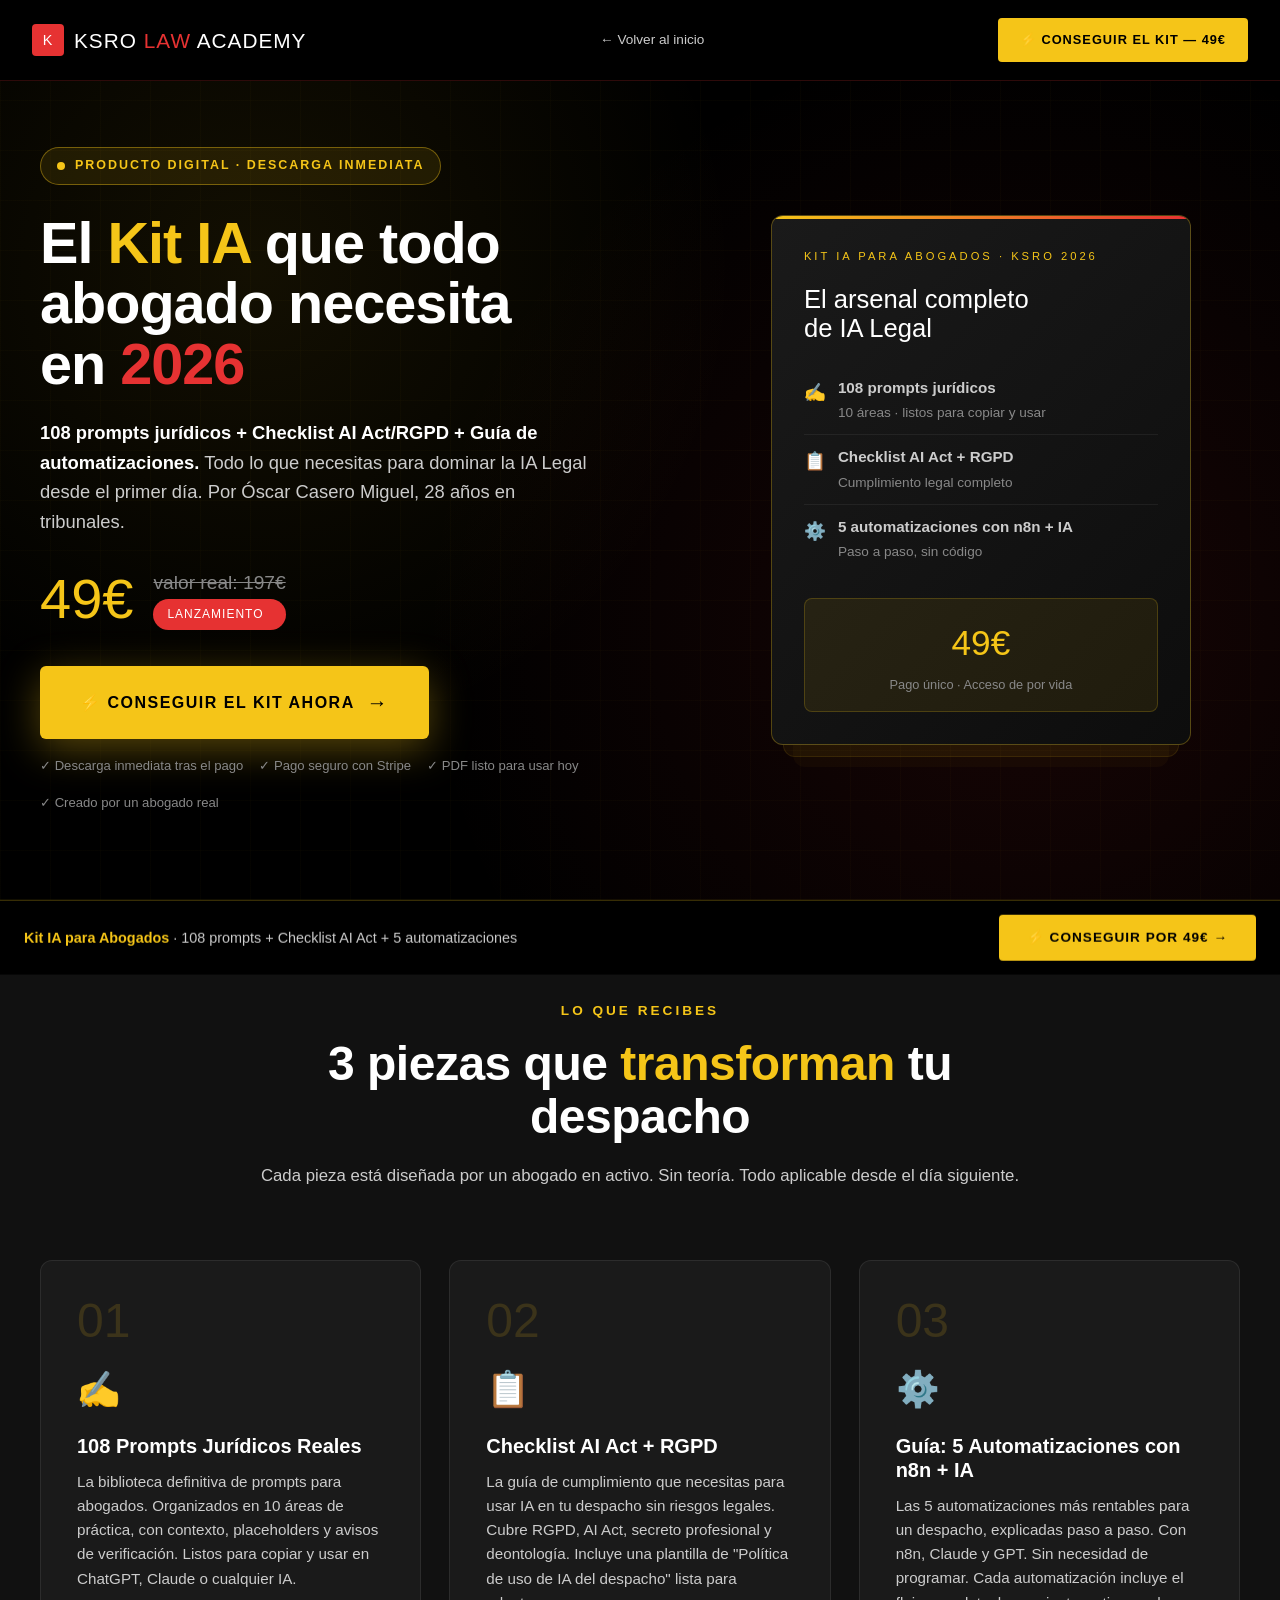
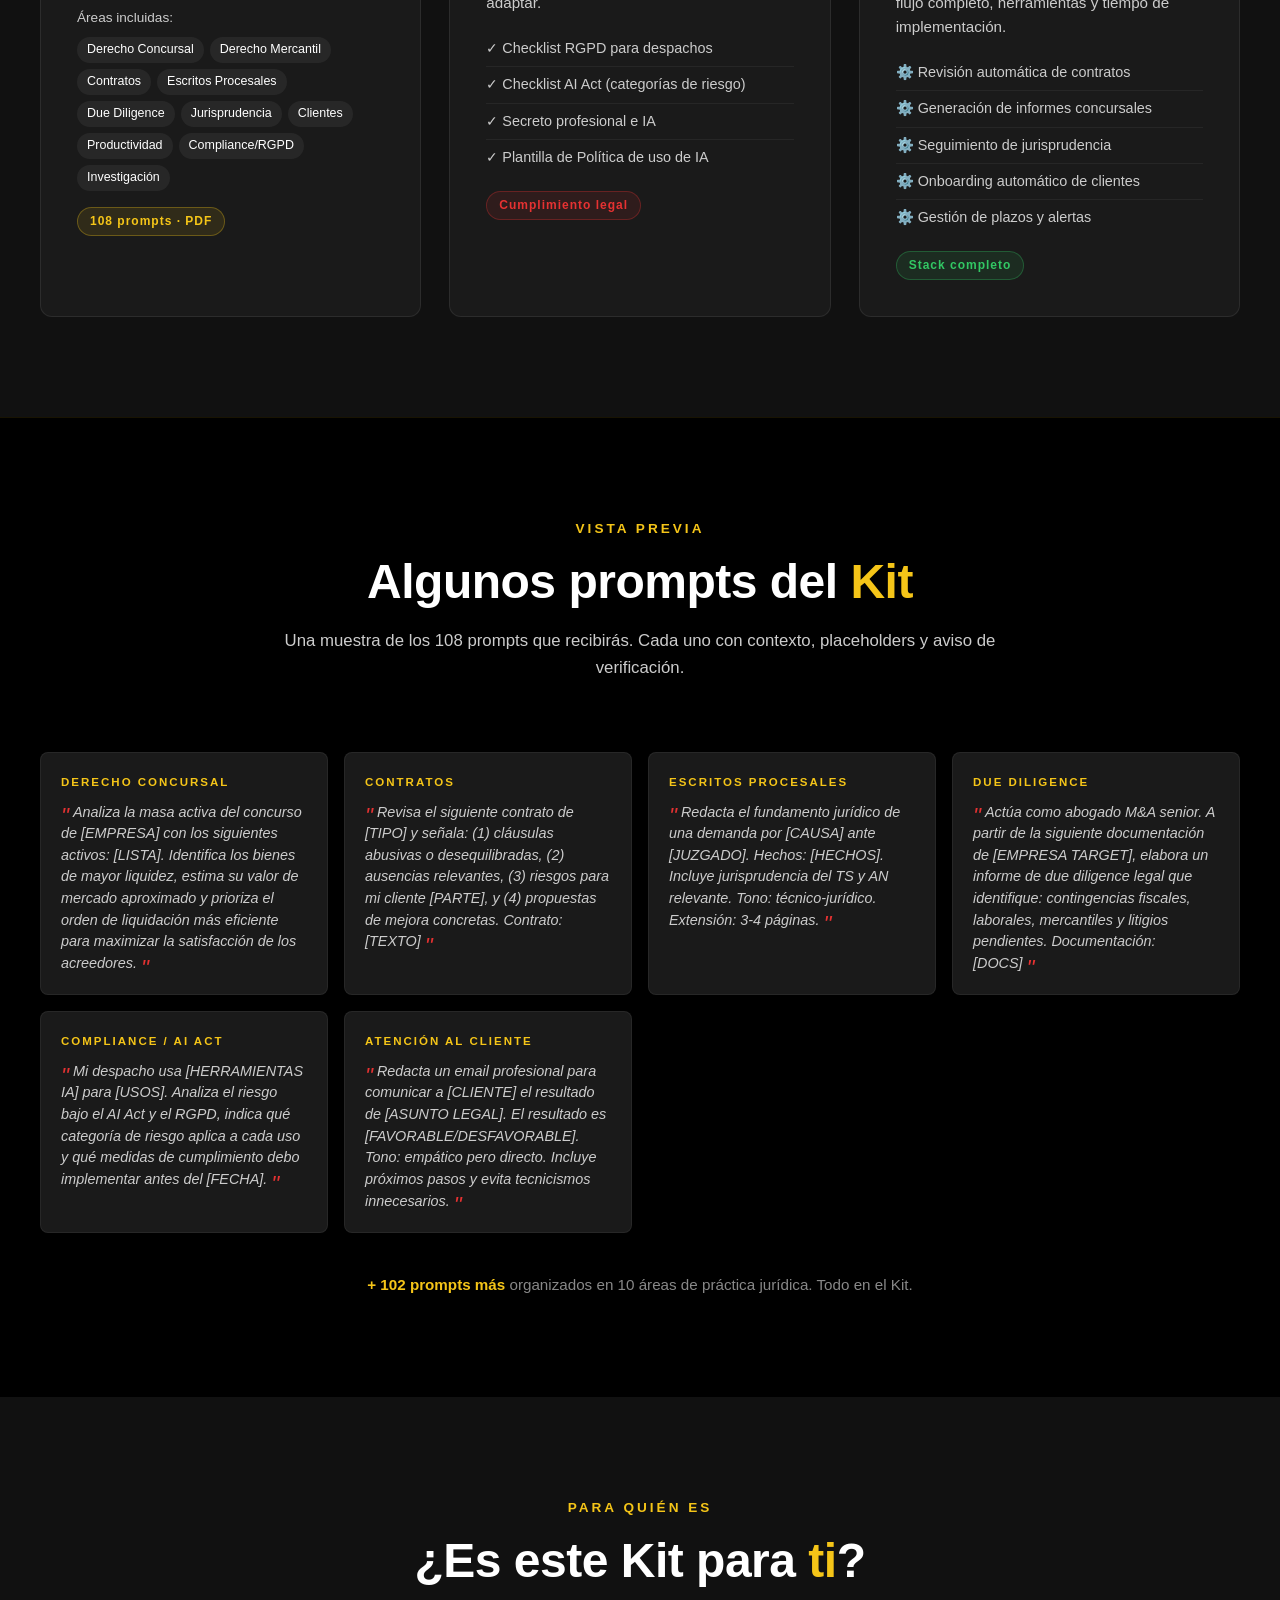
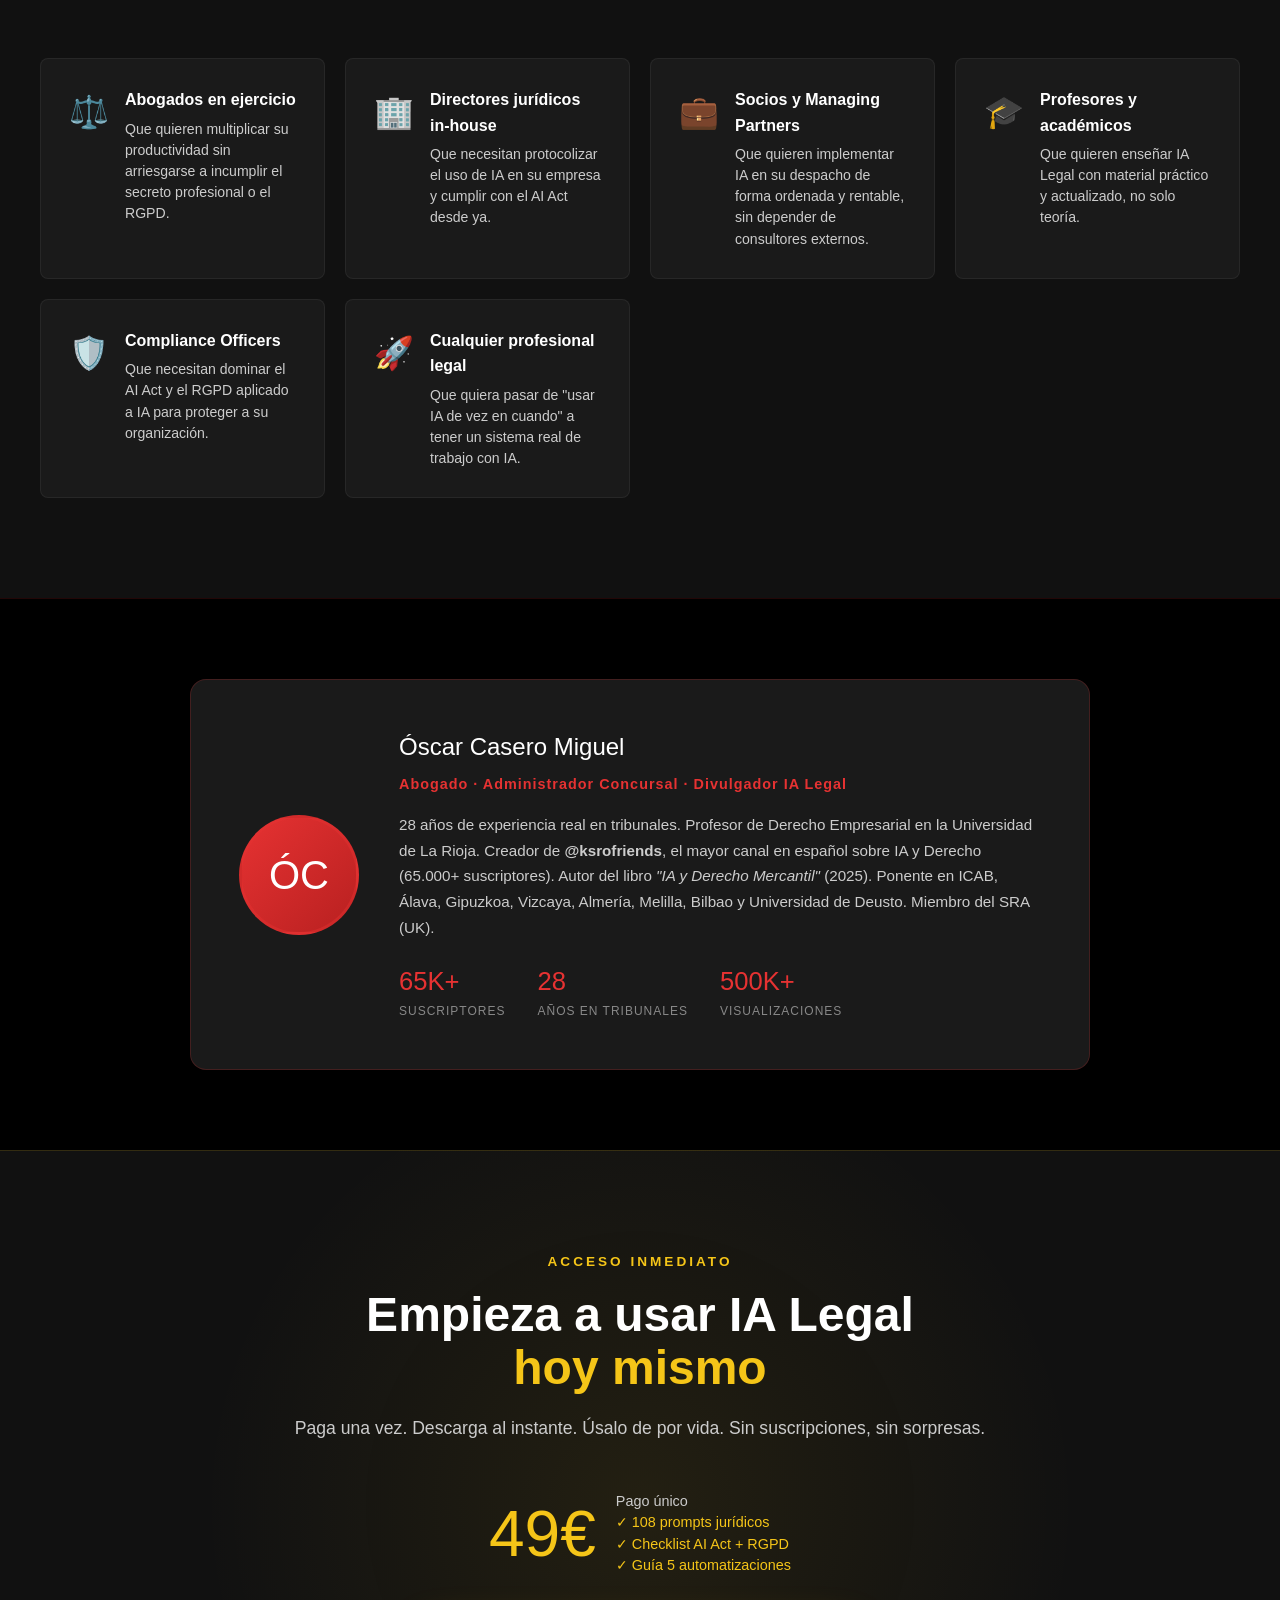
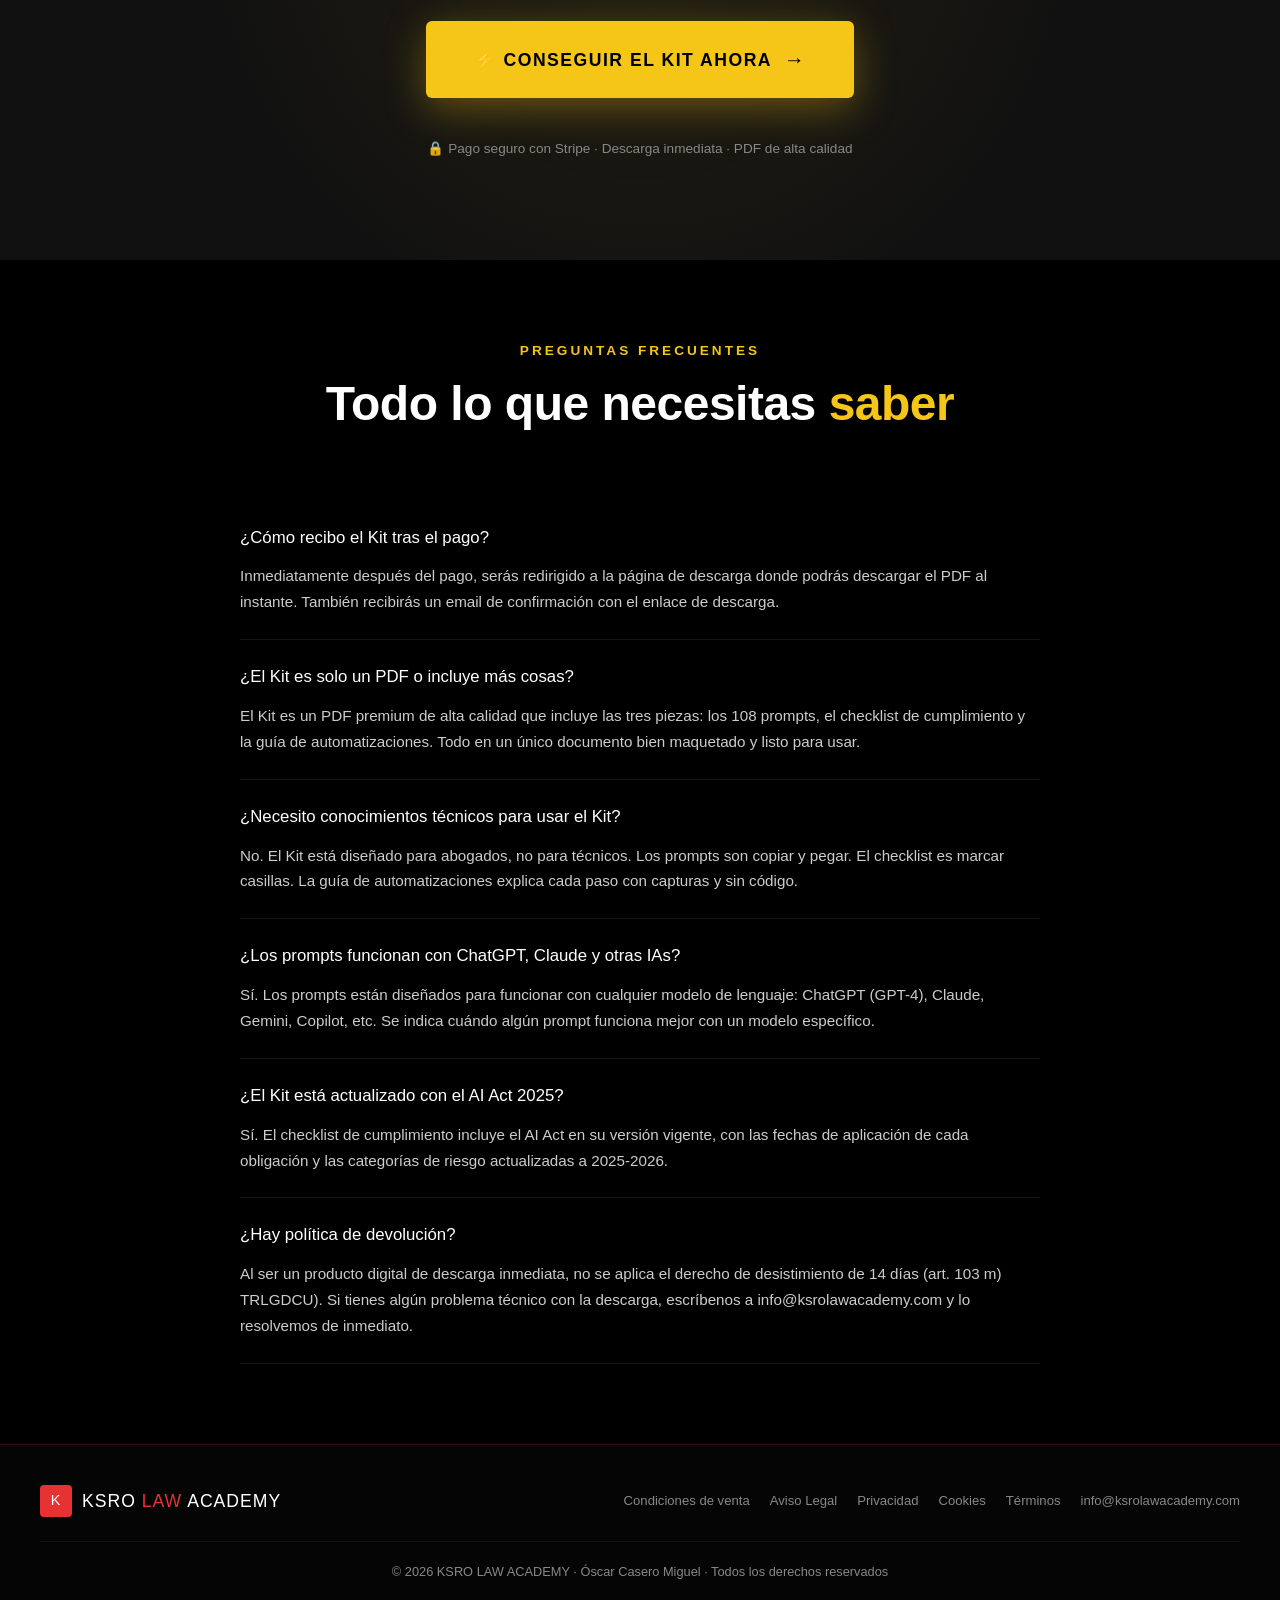
<file: kit-ia-abogados.html>
<!DOCTYPE html>
<html lang="es">
<head>
<meta charset="UTF-8">
<meta name="viewport" content="width=device-width, initial-scale=1.0">
<title>Kit IA para Abogados — 108 Prompts + Checklist AI Act + Automatizaciones | KSRO LAW ACADEMY</title>
<meta name="description" content="El kit definitivo de IA Legal: 108 prompts jurídicos, checklist AI Act + RGPD y guía de automatizaciones. Por Óscar Casero Miguel. Solo 49€. Descarga inmediata.">
<meta property="og:type" content="product">
<meta property="og:title" content="Kit IA para Abogados — 108 Prompts + Checklist AI Act | KSRO LAW ACADEMY">
<meta property="og:description" content="El kit definitivo de IA Legal: 108 prompts jurídicos, checklist AI Act + RGPD y 5 automatizaciones con n8n. Por Óscar Casero Miguel. Solo 49€. Descarga inmediata.">
<meta property="og:url" content="https://ksrolawacademy.com/kit-ia-abogados.html">
<meta property="og:site_name" content="KSRO LAW ACADEMY">
<meta property="og:locale" content="es_ES">
<meta property="product:price:amount" content="49.00">
<meta property="product:price:currency" content="EUR">
<meta name="twitter:card" content="summary_large_image">
<meta name="twitter:site" content="@ksrolaw">
<meta name="twitter:creator" content="@ksrolaw">
<meta name="twitter:title" content="Kit IA para Abogados — 108 Prompts + Checklist AI Act | KSRO">
<meta name="twitter:description" content="108 prompts jurídicos + Checklist AI Act + RGPD + 5 automatizaciones n8n. Descarga inmediata. 49€.">
<meta name="keywords" content="kit ia abogados, prompts chatgpt abogados, inteligencia artificial derecho, AI Act compliance, automatizacion despacho abogados, ksro law academy, oscar casero">
<meta name="author" content="Óscar Casero Miguel — KSRO LAW ACADEMY">
<meta name="robots" content="index, follow">
<link rel="canonical" href="https://ksrolawacademy.com/kit-ia-abogados.html">
<script type="application/ld+json">
{
  "@context": "https://schema.org/",
  "@type": "Product",
  "name": "Kit IA para Abogados",
  "description": "Kit completo de IA Legal: 108 prompts jurídicos organizados en 10 áreas de práctica, checklist AI Act + RGPD y 5 automatizaciones con n8n. PDF de descarga inmediata.",
  "brand": {"@type": "Brand", "name": "KSRO LAW ACADEMY"},
  "author": {"@type": "Person", "name": "Óscar Casero Miguel", "url": "https://ksrolaw.com"},
  "url": "https://ksrolawacademy.com/kit-ia-abogados.html",
  "offers": {
    "@type": "Offer",
    "url": "https://ksrolawacademy.com/kit-ia-abogados.html",
    "priceCurrency": "EUR",
    "price": "49.00",
    "priceValidUntil": "2026-12-31",
    "availability": "https://schema.org/InStock",
    "itemCondition": "https://schema.org/NewCondition",
    "seller": {"@type": "Organization", "name": "KSRO LAW ACADEMY"}
  },
  "category": "Formación Legal · Inteligencia Artificial"
}
</script>

<style>
:root{
  --ksro-red:#E63232;
  --ksro-red-dark:#B82020;
  --ksro-black:#000;
  --ksro-dark:#111;
  --ksro-dark-2:#1a1a1a;
  --ksro-white:#FFF;
  --ksro-gray:#888;
  --ksro-light-gray:#ccc;
  --ksro-gold:#f5c518;
  --shadow-red:0 10px 40px rgba(230,50,50,.35);
  --font-display:"Arial Black","Helvetica Neue",Arial,sans-serif;
  --font-body:-apple-system,BlinkMacSystemFont,"Segoe UI",Arial,sans-serif;
}
*{margin:0;padding:0;box-sizing:border-box}
html{scroll-behavior:smooth}
body{font-family:var(--font-body);background:var(--ksro-black);color:var(--ksro-white);line-height:1.6;overflow-x:hidden}
a{color:inherit;text-decoration:none}
button{font-family:inherit;cursor:pointer;border:none;background:none;color:inherit}
img{max-width:100%;display:block}

/* NAVBAR */
.navbar{position:fixed;top:0;left:0;right:0;z-index:1000;background:rgba(0,0,0,.92);backdrop-filter:blur(10px);border-bottom:1px solid rgba(230,50,50,.2)}
.nav-inner{max-width:1400px;margin:0 auto;padding:18px 32px;display:flex;align-items:center;justify-content:space-between;gap:24px}
.logo{font-family:var(--font-display);font-size:1.3rem;letter-spacing:1px;display:flex;align-items:center;gap:10px}
.logo-icon{width:32px;height:32px;background:var(--ksro-red);border-radius:4px;display:flex;align-items:center;justify-content:center;font-family:var(--font-display);font-size:.9rem;color:#fff}
.logo-text span{color:var(--ksro-red)}
.nav-back{color:var(--ksro-light-gray);font-size:.85rem;display:flex;align-items:center;gap:8px;transition:color .2s}
.nav-back:hover{color:var(--ksro-red)}
.nav-cta{background:var(--ksro-gold);color:#000;padding:12px 22px;font-family:var(--font-display);font-size:.8rem;letter-spacing:1px;border-radius:4px;transition:all .2s;text-transform:uppercase;font-weight:900}
.nav-cta:hover{transform:translateY(-2px);box-shadow:0 8px 30px rgba(245,197,24,.4)}

/* HERO */
.kit-hero{min-height:100vh;padding:140px 32px 80px;position:relative;display:flex;align-items:center;background:radial-gradient(circle at 20% 30%,rgba(245,197,24,.08) 0%,transparent 40%),radial-gradient(circle at 80% 70%,rgba(230,50,50,.1) 0%,transparent 50%),var(--ksro-black);overflow:hidden}
.kit-hero::before{content:"";position:absolute;inset:0;background-image:linear-gradient(rgba(245,197,24,.02) 1px,transparent 1px),linear-gradient(90deg,rgba(245,197,24,.02) 1px,transparent 1px);background-size:50px 50px;pointer-events:none}
.hero-inner{max-width:1200px;margin:0 auto;width:100%;display:grid;grid-template-columns:1.2fr 1fr;gap:60px;align-items:center;position:relative;z-index:2}
.hero-eyebrow{display:inline-flex;align-items:center;gap:10px;background:rgba(245,197,24,.1);border:1px solid rgba(245,197,24,.4);padding:8px 16px;border-radius:30px;font-size:.78rem;letter-spacing:2px;text-transform:uppercase;color:var(--ksro-gold);font-weight:700;margin-bottom:28px}
.pulse-dot{width:8px;height:8px;background:var(--ksro-gold);border-radius:50%;animation:pulse 1.8s infinite}
@keyframes pulse{0%,100%{opacity:1;transform:scale(1)}50%{opacity:.5;transform:scale(1.3)}}
.kit-hero h1{font-family:var(--font-display);font-size:clamp(2.2rem,4.5vw,3.8rem);line-height:1.05;letter-spacing:-1px;margin-bottom:24px}
.kit-hero h1 .accent-gold{color:var(--ksro-gold)}
.kit-hero h1 .accent-red{color:var(--ksro-red)}
.hero-sub{font-size:1.15rem;color:var(--ksro-light-gray);margin-bottom:32px;max-width:560px}
.hero-sub strong{color:#fff}
.price-block{display:flex;align-items:center;gap:20px;margin-bottom:36px;flex-wrap:wrap}
.price-main{font-family:var(--font-display);font-size:3.5rem;color:var(--ksro-gold);line-height:1}
.price-old{font-size:1.2rem;color:var(--ksro-gray);text-decoration:line-through}
.price-badge{background:var(--ksro-red);color:#fff;padding:6px 14px;border-radius:20px;font-family:var(--font-display);font-size:.75rem;letter-spacing:1px}
.btn-buy{display:inline-flex;align-items:center;gap:12px;background:var(--ksro-gold);color:#000;padding:20px 40px;font-family:var(--font-display);font-size:1rem;letter-spacing:1.5px;text-transform:uppercase;border-radius:6px;font-weight:900;transition:all .2s;box-shadow:0 10px 40px rgba(245,197,24,.35);margin-bottom:16px}
.btn-buy:hover{transform:translateY(-3px);box-shadow:0 18px 50px rgba(245,197,24,.5)}
.btn-buy-arrow{font-size:1.3rem}
.hero-trust{display:flex;flex-wrap:wrap;gap:16px;font-size:.82rem;color:var(--ksro-gray)}
.hero-trust span{display:flex;align-items:center;gap:6px}

/* PRODUCT VISUAL */
.product-visual{position:relative}
.product-stack{position:relative;max-width:420px;margin:0 auto}
.product-card{background:linear-gradient(135deg,var(--ksro-dark-2),#0d0d0d);border:1px solid rgba(245,197,24,.3);border-radius:12px;padding:32px;position:relative;overflow:hidden;transition:transform .3s}
.product-card::before{content:"";position:absolute;top:0;left:0;right:0;height:3px;background:linear-gradient(90deg,var(--ksro-gold),var(--ksro-red))}
.product-card:hover{transform:translateY(-4px)}
.product-card-shadow{position:absolute;bottom:-12px;left:12px;right:12px;height:100%;background:rgba(245,197,24,.06);border-radius:12px;border:1px solid rgba(245,197,24,.1);z-index:-1}
.product-card-shadow2{position:absolute;bottom:-22px;left:22px;right:22px;height:100%;background:rgba(245,197,24,.03);border-radius:12px;z-index:-2}
.product-label{font-family:var(--font-display);font-size:.7rem;letter-spacing:3px;color:var(--ksro-gold);text-transform:uppercase;margin-bottom:20px}
.product-title{font-family:var(--font-display);font-size:1.6rem;line-height:1.1;margin-bottom:24px}
.product-items{list-style:none}
.product-items li{padding:10px 0;border-bottom:1px solid rgba(255,255,255,.06);font-size:.95rem;color:var(--ksro-light-gray);display:flex;align-items:flex-start;gap:12px}
.product-items li:last-child{border-bottom:none}
.product-items li .item-icon{font-size:1.1rem;flex-shrink:0;margin-top:2px}
.product-price-tag{margin-top:24px;text-align:center;padding:16px;background:rgba(245,197,24,.08);border-radius:8px;border:1px solid rgba(245,197,24,.2)}
.product-price-tag .big{font-family:var(--font-display);font-size:2.2rem;color:var(--ksro-gold)}
.product-price-tag .small{font-size:.8rem;color:var(--ksro-gray);margin-top:4px}

/* WHAT'S INSIDE */
.kit-contents{padding:100px 32px;background:var(--ksro-dark)}
.section-inner{max-width:1200px;margin:0 auto}
.section-head{text-align:center;max-width:760px;margin:0 auto 70px}
.section-eyebrow{color:var(--ksro-gold);font-weight:700;font-size:.85rem;letter-spacing:3px;text-transform:uppercase;margin-bottom:16px;display:block}
.section-title{font-family:var(--font-display);font-size:clamp(2rem,4vw,3rem);line-height:1.1;margin-bottom:20px;letter-spacing:-.5px}
.section-subtitle{font-size:1.05rem;color:var(--ksro-light-gray)}
.contents-grid{display:grid;grid-template-columns:repeat(auto-fit,minmax(320px,1fr));gap:28px}
.content-card{background:var(--ksro-dark-2);border:1px solid rgba(255,255,255,.08);border-radius:12px;padding:36px;transition:all .3s;position:relative;overflow:hidden}
.content-card::before{content:"";position:absolute;top:0;left:0;right:0;height:2px;background:transparent;transition:background .3s}
.content-card:hover{border-color:rgba(245,197,24,.4);transform:translateY(-4px)}
.content-card:hover::before{background:linear-gradient(90deg,var(--ksro-gold),var(--ksro-red))}
.content-num{font-family:var(--font-display);font-size:3rem;color:rgba(245,197,24,.15);line-height:1;margin-bottom:16px}
.content-icon{font-size:2.2rem;margin-bottom:16px}
.content-card h3{font-family:var(--font-display);font-size:1.25rem;margin-bottom:12px;line-height:1.2}
.content-card p{color:var(--ksro-light-gray);font-size:.95rem;line-height:1.6;margin-bottom:16px}
.content-tag{display:inline-block;background:rgba(245,197,24,.1);border:1px solid rgba(245,197,24,.3);color:var(--ksro-gold);padding:4px 12px;border-radius:20px;font-size:.75rem;font-weight:700;letter-spacing:1px}
.content-tag.red{background:rgba(230,50,50,.1);border-color:rgba(230,50,50,.3);color:var(--ksro-red)}
.content-tag.green{background:rgba(50,200,100,.1);border-color:rgba(50,200,100,.3);color:#32c864}

/* PROMPTS PREVIEW */
.prompts-preview{padding:100px 32px;background:var(--ksro-black);border-top:1px solid rgba(245,197,24,.1)}
.prompts-grid{display:grid;grid-template-columns:repeat(auto-fit,minmax(280px,1fr));gap:16px;margin-top:50px}
.prompt-card{background:var(--ksro-dark-2);border:1px solid rgba(255,255,255,.06);border-radius:8px;padding:20px;transition:all .2s}
.prompt-card:hover{border-color:rgba(245,197,24,.3);background:#1f1f1f}
.prompt-area{font-size:.72rem;letter-spacing:2px;text-transform:uppercase;color:var(--ksro-gold);margin-bottom:10px;font-weight:700}
.prompt-text{font-size:.9rem;color:var(--ksro-light-gray);line-height:1.5;font-style:italic}
.prompt-text::before{content:'"';color:var(--ksro-red);font-size:1.4rem;line-height:0;vertical-align:-.3em;margin-right:4px}
.prompt-text::after{content:'"';color:var(--ksro-red);font-size:1.4rem;line-height:0;vertical-align:-.3em;margin-left:4px}
.prompts-more{text-align:center;margin-top:40px;color:var(--ksro-gray);font-size:.95rem}
.prompts-more strong{color:var(--ksro-gold)}

/* FOR WHO */
.for-who{padding:100px 32px;background:var(--ksro-dark)}
.who-grid{display:grid;grid-template-columns:repeat(auto-fit,minmax(260px,1fr));gap:20px;margin-top:50px}
.who-card{background:var(--ksro-dark-2);border:1px solid rgba(255,255,255,.06);border-radius:8px;padding:28px;display:flex;align-items:flex-start;gap:16px;transition:all .3s}
.who-card:hover{border-color:rgba(245,197,24,.3);transform:translateY(-3px)}
.who-icon{font-size:2rem;flex-shrink:0}
.who-card h4{font-family:var(--font-display);font-size:1rem;margin-bottom:6px}
.who-card p{color:var(--ksro-light-gray);font-size:.88rem;line-height:1.5}

/* AUTHOR */
.kit-author{padding:80px 32px;background:var(--ksro-black);border-top:1px solid rgba(230,50,50,.15)}
.author-box{max-width:900px;margin:0 auto;display:grid;grid-template-columns:auto 1fr;gap:40px;align-items:center;background:var(--ksro-dark-2);border:1px solid rgba(230,50,50,.2);border-radius:16px;padding:48px}
.author-avatar{width:120px;height:120px;border-radius:50%;background:linear-gradient(135deg,var(--ksro-red),var(--ksro-red-dark));display:flex;align-items:center;justify-content:center;font-family:var(--font-display);font-size:2.5rem;color:#fff;flex-shrink:0;border:3px solid rgba(230,50,50,.4)}
.author-name{font-family:var(--font-display);font-size:1.5rem;margin-bottom:6px}
.author-role{color:var(--ksro-red);font-size:.9rem;font-weight:700;letter-spacing:1px;margin-bottom:16px}
.author-bio{color:var(--ksro-light-gray);font-size:.95rem;line-height:1.7}
.author-stats{display:flex;gap:32px;margin-top:20px;flex-wrap:wrap}
.author-stat-num{font-family:var(--font-display);font-size:1.6rem;color:var(--ksro-red)}
.author-stat-label{font-size:.75rem;color:var(--ksro-gray);text-transform:uppercase;letter-spacing:1px}

/* CTA FINAL */
.kit-cta{padding:100px 32px;background:radial-gradient(circle at 50% 50%,rgba(245,197,24,.08) 0%,transparent 60%),var(--ksro-dark);border-top:1px solid rgba(245,197,24,.15);text-align:center}
.cta-box{max-width:700px;margin:0 auto}
.cta-box h2{font-family:var(--font-display);font-size:clamp(2rem,4vw,3rem);line-height:1.1;margin-bottom:20px}
.cta-box p{color:var(--ksro-light-gray);font-size:1.1rem;margin-bottom:40px}
.cta-price-row{display:flex;align-items:center;justify-content:center;gap:20px;margin-bottom:36px;flex-wrap:wrap}
.cta-price-main{font-family:var(--font-display);font-size:4rem;color:var(--ksro-gold)}
.cta-price-desc{text-align:left;color:var(--ksro-light-gray);font-size:.9rem;line-height:1.5}
.cta-guarantee{margin-top:24px;font-size:.85rem;color:var(--ksro-gray);display:flex;align-items:center;justify-content:center;gap:8px}

/* FAQ */
.kit-faq{padding:80px 32px;background:var(--ksro-black)}
.faq-list{max-width:800px;margin:50px auto 0}
.faq-item{border-bottom:1px solid rgba(255,255,255,.08);padding:24px 0}
.faq-q{font-family:var(--font-display);font-size:1.05rem;margin-bottom:12px;color:#fff}
.faq-a{color:var(--ksro-light-gray);font-size:.95rem;line-height:1.7}

/* FOOTER MINI */
footer{background:#050505;padding:40px 32px 24px;border-top:1px solid rgba(230,50,50,.2)}
.footer-mini{max-width:1200px;margin:0 auto;display:flex;justify-content:space-between;align-items:center;flex-wrap:wrap;gap:20px}
.footer-mini .logo{font-size:1.1rem}
.footer-links{display:flex;gap:20px;flex-wrap:wrap}
.footer-links a{color:var(--ksro-gray);font-size:.82rem;transition:color .2s}
.footer-links a:hover{color:var(--ksro-red)}
.footer-copy{max-width:1200px;margin:24px auto 0;padding-top:20px;border-top:1px solid rgba(255,255,255,.06);color:var(--ksro-gray);font-size:.8rem;text-align:center}

/* RESPONSIVE */
@media(max-width:900px){
  .hero-inner{grid-template-columns:1fr;gap:40px}
  .product-visual{display:none}
  .author-box{grid-template-columns:1fr;text-align:center}
  .author-avatar{margin:0 auto}
  .author-stats{justify-content:center}
}
@media(max-width:600px){
  .kit-hero,.kit-contents,.prompts-preview,.for-who,.kit-author,.kit-cta,.kit-faq{padding:70px 20px}
  .nav-inner{padding:16px 20px}
  .btn-buy{padding:18px 28px;font-size:.9rem}
}

/* STICKY CTA BAR */
.sticky-bar{position:fixed;bottom:0;left:0;right:0;z-index:999;background:rgba(0,0,0,.95);backdrop-filter:blur(10px);border-top:1px solid rgba(245,197,24,.3);padding:14px 24px;display:flex;align-items:center;justify-content:space-between;gap:16px;transform:translateY(100%);transition:transform .4s;flex-wrap:wrap}
.sticky-bar.show{transform:translateY(0)}
.sticky-bar-text{font-size:.9rem;color:var(--ksro-light-gray)}
.sticky-bar-text strong{color:var(--ksro-gold);font-family:var(--font-display)}
.sticky-bar-btn{background:var(--ksro-gold);color:#000;padding:12px 28px;font-family:var(--font-display);font-size:.85rem;letter-spacing:1px;text-transform:uppercase;border-radius:4px;font-weight:900;transition:all .2s;white-space:nowrap}
.sticky-bar-btn:hover{transform:translateY(-2px);box-shadow:0 8px 24px rgba(245,197,24,.4)}

/* REVEAL */
.reveal{opacity:0;transform:translateY(30px);transition:opacity .6s,transform .6s}
.reveal.visible{opacity:1;transform:none}
</style>
</head>
<body>

<!-- NAVBAR -->
<nav class="navbar">
  <div class="nav-inner">
    <a href="/" class="logo">
      <span class="logo-icon">K</span>
      <span class="logo-text">KSRO <span>LAW</span> ACADEMY</span>
    </a>
    <a href="/" class="nav-back">← Volver al inicio</a>
    <a href="https://buy.stripe.com/14A6oK8U25bfaZlch8gMw00" target="_blank" rel="noopener" class="nav-cta">⚡ Conseguir el Kit — 49€</a>
  </div>
</nav>

<!-- HERO -->
<section class="kit-hero">
  <div class="hero-inner">
    <div>
      <div class="hero-eyebrow">
        <span class="pulse-dot"></span> PRODUCTO DIGITAL · DESCARGA INMEDIATA
      </div>
      <h1>El <span class="accent-gold">Kit IA</span> que todo<br>abogado necesita<br>en <span class="accent-red">2026</span></h1>
      <p class="hero-sub"><strong>108 prompts jurídicos + Checklist AI Act/RGPD + Guía de automatizaciones.</strong> Todo lo que necesitas para dominar la IA Legal desde el primer día. Por Óscar Casero Miguel, 28 años en tribunales.</p>
      <div class="price-block">
        <div class="price-main">49€</div>
        <div>
          <div class="price-old">valor real: 197€</div>
          <div class="price-badge">LANZAMIENTO</div>
        </div>
      </div>
      <a href="https://buy.stripe.com/14A6oK8U25bfaZlch8gMw00" target="_blank" rel="noopener" class="btn-buy">
        ⚡ Conseguir el Kit ahora <span class="btn-buy-arrow">→</span>
      </a>
      <div class="hero-trust">
        <span>✓ Descarga inmediata tras el pago</span>
        <span>✓ Pago seguro con Stripe</span>
        <span>✓ PDF listo para usar hoy</span>
        <span>✓ Creado por un abogado real</span>
      </div>
    </div>
    <div class="product-visual">
      <div class="product-stack">
        <div class="product-card-shadow2"></div>
        <div class="product-card-shadow"></div>
        <div class="product-card">
          <div class="product-label">Kit IA para Abogados · KSRO 2026</div>
          <div class="product-title">El arsenal completo<br>de IA Legal</div>
          <ul class="product-items">
            <li><span class="item-icon">✍️</span><div><strong>108 prompts jurídicos</strong><br><span style="font-size:.85rem;color:var(--ksro-gray)">10 áreas · listos para copiar y usar</span></div></li>
            <li><span class="item-icon">📋</span><div><strong>Checklist AI Act + RGPD</strong><br><span style="font-size:.85rem;color:var(--ksro-gray)">Cumplimiento legal completo</span></div></li>
            <li><span class="item-icon">⚙️</span><div><strong>5 automatizaciones con n8n + IA</strong><br><span style="font-size:.85rem;color:var(--ksro-gray)">Paso a paso, sin código</span></div></li>
          </ul>
          <div class="product-price-tag">
            <div class="big">49€</div>
            <div class="small">Pago único · Acceso de por vida</div>
          </div>
        </div>
      </div>
    </div>
  </div>
</section>

<!-- QUÉ INCLUYE -->
<section class="kit-contents" id="contenido">
  <div class="section-inner">
    <div class="section-head reveal">
      <span class="section-eyebrow">Lo que recibes</span>
      <h2 class="section-title">3 piezas que <span style="color:var(--ksro-gold)">transforman</span> tu despacho</h2>
      <p class="section-subtitle">Cada pieza está diseñada por un abogado en activo. Sin teoría. Todo aplicable desde el día siguiente.</p>
    </div>
    <div class="contents-grid">

      <!-- PIEZA 1 -->
      <div class="content-card reveal">
        <div class="content-num">01</div>
        <div class="content-icon">✍️</div>
        <h3>108 Prompts Jurídicos Reales</h3>
        <p>La biblioteca definitiva de prompts para abogados. Organizados en 10 áreas de práctica, con contexto, placeholders y avisos de verificación. Listos para copiar y usar en ChatGPT, Claude o cualquier IA.</p>
        <div style="margin-bottom:16px">
          <div style="font-size:.85rem;color:var(--ksro-light-gray);margin-bottom:8px">Áreas incluidas:</div>
          <div style="display:flex;flex-wrap:wrap;gap:6px;font-size:.78rem">
            <span style="background:rgba(255,255,255,.06);padding:3px 10px;border-radius:20px">Derecho Concursal</span>
            <span style="background:rgba(255,255,255,.06);padding:3px 10px;border-radius:20px">Derecho Mercantil</span>
            <span style="background:rgba(255,255,255,.06);padding:3px 10px;border-radius:20px">Contratos</span>
            <span style="background:rgba(255,255,255,.06);padding:3px 10px;border-radius:20px">Escritos Procesales</span>
            <span style="background:rgba(255,255,255,.06);padding:3px 10px;border-radius:20px">Due Diligence</span>
            <span style="background:rgba(255,255,255,.06);padding:3px 10px;border-radius:20px">Jurisprudencia</span>
            <span style="background:rgba(255,255,255,.06);padding:3px 10px;border-radius:20px">Clientes</span>
            <span style="background:rgba(255,255,255,.06);padding:3px 10px;border-radius:20px">Productividad</span>
            <span style="background:rgba(255,255,255,.06);padding:3px 10px;border-radius:20px">Compliance/RGPD</span>
            <span style="background:rgba(255,255,255,.06);padding:3px 10px;border-radius:20px">Investigación</span>
          </div>
        </div>
        <span class="content-tag">108 prompts · PDF</span>
      </div>

      <!-- PIEZA 2 -->
      <div class="content-card reveal">
        <div class="content-num">02</div>
        <div class="content-icon">📋</div>
        <h3>Checklist AI Act + RGPD</h3>
        <p>La guía de cumplimiento que necesitas para usar IA en tu despacho sin riesgos legales. Cubre RGPD, AI Act, secreto profesional y deontología. Incluye una plantilla de "Política de uso de IA del despacho" lista para adaptar.</p>
        <ul style="list-style:none;margin-bottom:16px">
          <li style="padding:6px 0;font-size:.9rem;color:var(--ksro-light-gray);border-bottom:1px solid rgba(255,255,255,.05)">✓ Checklist RGPD para despachos</li>
          <li style="padding:6px 0;font-size:.9rem;color:var(--ksro-light-gray);border-bottom:1px solid rgba(255,255,255,.05)">✓ Checklist AI Act (categorías de riesgo)</li>
          <li style="padding:6px 0;font-size:.9rem;color:var(--ksro-light-gray);border-bottom:1px solid rgba(255,255,255,.05)">✓ Secreto profesional e IA</li>
          <li style="padding:6px 0;font-size:.9rem;color:var(--ksro-light-gray)">✓ Plantilla de Política de uso de IA</li>
        </ul>
        <span class="content-tag red">Cumplimiento legal</span>
      </div>

      <!-- PIEZA 3 -->
      <div class="content-card reveal">
        <div class="content-num">03</div>
        <div class="content-icon">⚙️</div>
        <h3>Guía: 5 Automatizaciones con n8n + IA</h3>
        <p>Las 5 automatizaciones más rentables para un despacho, explicadas paso a paso. Con n8n, Claude y GPT. Sin necesidad de programar. Cada automatización incluye el flujo completo, herramientas y tiempo de implementación.</p>
        <ul style="list-style:none;margin-bottom:16px">
          <li style="padding:6px 0;font-size:.9rem;color:var(--ksro-light-gray);border-bottom:1px solid rgba(255,255,255,.05)">⚙️ Revisión automática de contratos</li>
          <li style="padding:6px 0;font-size:.9rem;color:var(--ksro-light-gray);border-bottom:1px solid rgba(255,255,255,.05)">⚙️ Generación de informes concursales</li>
          <li style="padding:6px 0;font-size:.9rem;color:var(--ksro-light-gray);border-bottom:1px solid rgba(255,255,255,.05)">⚙️ Seguimiento de jurisprudencia</li>
          <li style="padding:6px 0;font-size:.9rem;color:var(--ksro-light-gray);border-bottom:1px solid rgba(255,255,255,.05)">⚙️ Onboarding automático de clientes</li>
          <li style="padding:6px 0;font-size:.9rem;color:var(--ksro-light-gray)">⚙️ Gestión de plazos y alertas</li>
        </ul>
        <span class="content-tag green">Stack completo</span>
      </div>

    </div>
  </div>
</section>

<!-- PROMPTS PREVIEW -->
<section class="prompts-preview">
  <div class="section-inner">
    <div class="section-head reveal">
      <span class="section-eyebrow">Vista previa</span>
      <h2 class="section-title" style="color:#fff">Algunos prompts del <span style="color:var(--ksro-gold)">Kit</span></h2>
      <p class="section-subtitle">Una muestra de los 108 prompts que recibirás. Cada uno con contexto, placeholders y aviso de verificación.</p>
    </div>
    <div class="prompts-grid">
      <div class="prompt-card reveal">
        <div class="prompt-area">Derecho Concursal</div>
        <div class="prompt-text">Analiza la masa activa del concurso de [EMPRESA] con los siguientes activos: [LISTA]. Identifica los bienes de mayor liquidez, estima su valor de mercado aproximado y prioriza el orden de liquidación más eficiente para maximizar la satisfacción de los acreedores.</div>
      </div>
      <div class="prompt-card reveal">
        <div class="prompt-area">Contratos</div>
        <div class="prompt-text">Revisa el siguiente contrato de [TIPO] y señala: (1) cláusulas abusivas o desequilibradas, (2) ausencias relevantes, (3) riesgos para mi cliente [PARTE], y (4) propuestas de mejora concretas. Contrato: [TEXTO]</div>
      </div>
      <div class="prompt-card reveal">
        <div class="prompt-area">Escritos Procesales</div>
        <div class="prompt-text">Redacta el fundamento jurídico de una demanda por [CAUSA] ante [JUZGADO]. Hechos: [HECHOS]. Incluye jurisprudencia del TS y AN relevante. Tono: técnico-jurídico. Extensión: 3-4 páginas.</div>
      </div>
      <div class="prompt-card reveal">
        <div class="prompt-area">Due Diligence</div>
        <div class="prompt-text">Actúa como abogado M&amp;A senior. A partir de la siguiente documentación de [EMPRESA TARGET], elabora un informe de due diligence legal que identifique: contingencias fiscales, laborales, mercantiles y litigios pendientes. Documentación: [DOCS]</div>
      </div>
      <div class="prompt-card reveal">
        <div class="prompt-area">Compliance / AI Act</div>
        <div class="prompt-text">Mi despacho usa [HERRAMIENTAS IA] para [USOS]. Analiza el riesgo bajo el AI Act y el RGPD, indica qué categoría de riesgo aplica a cada uso y qué medidas de cumplimiento debo implementar antes del [FECHA].</div>
      </div>
      <div class="prompt-card reveal">
        <div class="prompt-area">Atención al Cliente</div>
        <div class="prompt-text">Redacta un email profesional para comunicar a [CLIENTE] el resultado de [ASUNTO LEGAL]. El resultado es [FAVORABLE/DESFAVORABLE]. Tono: empático pero directo. Incluye próximos pasos y evita tecnicismos innecesarios.</div>
      </div>
    </div>
    <div class="prompts-more reveal">
      <strong>+ 102 prompts más</strong> organizados en 10 áreas de práctica jurídica. Todo en el Kit.
    </div>
  </div>
</section>

<!-- PARA QUIÉN -->
<section class="for-who">
  <div class="section-inner">
    <div class="section-head reveal">
      <span class="section-eyebrow">Para quién es</span>
      <h2 class="section-title">¿Es este Kit para <span style="color:var(--ksro-gold)">ti</span>?</h2>
    </div>
    <div class="who-grid">
      <div class="who-card reveal">
        <div class="who-icon">⚖️</div>
        <div>
          <h4>Abogados en ejercicio</h4>
          <p>Que quieren multiplicar su productividad sin arriesgarse a incumplir el secreto profesional o el RGPD.</p>
        </div>
      </div>
      <div class="who-card reveal">
        <div class="who-icon">🏢</div>
        <div>
          <h4>Directores jurídicos in-house</h4>
          <p>Que necesitan protocolizar el uso de IA en su empresa y cumplir con el AI Act desde ya.</p>
        </div>
      </div>
      <div class="who-card reveal">
        <div class="who-icon">💼</div>
        <div>
          <h4>Socios y Managing Partners</h4>
          <p>Que quieren implementar IA en su despacho de forma ordenada y rentable, sin depender de consultores externos.</p>
        </div>
      </div>
      <div class="who-card reveal">
        <div class="who-icon">🎓</div>
        <div>
          <h4>Profesores y académicos</h4>
          <p>Que quieren enseñar IA Legal con material práctico y actualizado, no solo teoría.</p>
        </div>
      </div>
      <div class="who-card reveal">
        <div class="who-icon">🛡️</div>
        <div>
          <h4>Compliance Officers</h4>
          <p>Que necesitan dominar el AI Act y el RGPD aplicado a IA para proteger a su organización.</p>
        </div>
      </div>
      <div class="who-card reveal">
        <div class="who-icon">🚀</div>
        <div>
          <h4>Cualquier profesional legal</h4>
          <p>Que quiera pasar de "usar IA de vez en cuando" a tener un sistema real de trabajo con IA.</p>
        </div>
      </div>
    </div>
  </div>
</section>

<!-- AUTOR -->
<section class="kit-author">
  <div class="section-inner">
    <div class="author-box reveal">
      <div class="author-avatar">ÓC</div>
      <div>
        <div class="author-name">Óscar Casero Miguel</div>
        <div class="author-role">Abogado · Administrador Concursal · Divulgador IA Legal</div>
        <p class="author-bio">28 años de experiencia real en tribunales. Profesor de Derecho Empresarial en la Universidad de La Rioja. Creador de <strong>@ksrofriends</strong>, el mayor canal en español sobre IA y Derecho (65.000+ suscriptores). Autor del libro <em>"IA y Derecho Mercantil"</em> (2025). Ponente en ICAB, Álava, Gipuzkoa, Vizcaya, Almería, Melilla, Bilbao y Universidad de Deusto. Miembro del SRA (UK).</p>
        <div class="author-stats">
          <div><div class="author-stat-num">65K+</div><div class="author-stat-label">Suscriptores</div></div>
          <div><div class="author-stat-num">28</div><div class="author-stat-label">Años en tribunales</div></div>
          <div><div class="author-stat-num">500K+</div><div class="author-stat-label">Visualizaciones</div></div>
        </div>
      </div>
    </div>
  </div>
</section>

<!-- CTA FINAL -->
<section class="kit-cta" id="comprar">
  <div class="cta-box">
    <div class="section-eyebrow">Acceso inmediato</div>
    <h2>Empieza a usar IA Legal<br><span style="color:var(--ksro-gold)">hoy mismo</span></h2>
    <p>Paga una vez. Descarga al instante. Úsalo de por vida. Sin suscripciones, sin sorpresas.</p>
    <div class="cta-price-row">
      <div class="cta-price-main">49€</div>
      <div class="cta-price-desc">
        Pago único<br>
        <span style="color:var(--ksro-gold)">✓ 108 prompts jurídicos</span><br>
        <span style="color:var(--ksro-gold)">✓ Checklist AI Act + RGPD</span><br>
        <span style="color:var(--ksro-gold)">✓ Guía 5 automatizaciones</span>
      </div>
    </div>
    <a href="https://buy.stripe.com/14A6oK8U25bfaZlch8gMw00" target="_blank" rel="noopener" class="btn-buy" style="font-size:1.1rem;padding:22px 48px">
      ⚡ Conseguir el Kit ahora <span class="btn-buy-arrow">→</span>
    </a>
    <div class="cta-guarantee">
      🔒 Pago seguro con Stripe · Descarga inmediata · PDF de alta calidad
    </div>
  </div>
</section>

<!-- FAQ -->
<section class="kit-faq">
  <div class="section-inner">
    <div class="section-head reveal">
      <span class="section-eyebrow">Preguntas frecuentes</span>
      <h2 class="section-title">Todo lo que necesitas <span style="color:var(--ksro-gold)">saber</span></h2>
    </div>
    <div class="faq-list">
      <div class="faq-item reveal">
        <div class="faq-q">¿Cómo recibo el Kit tras el pago?</div>
        <div class="faq-a">Inmediatamente después del pago, serás redirigido a la página de descarga donde podrás descargar el PDF al instante. También recibirás un email de confirmación con el enlace de descarga.</div>
      </div>
      <div class="faq-item reveal">
        <div class="faq-q">¿El Kit es solo un PDF o incluye más cosas?</div>
        <div class="faq-a">El Kit es un PDF premium de alta calidad que incluye las tres piezas: los 108 prompts, el checklist de cumplimiento y la guía de automatizaciones. Todo en un único documento bien maquetado y listo para usar.</div>
      </div>
      <div class="faq-item reveal">
        <div class="faq-q">¿Necesito conocimientos técnicos para usar el Kit?</div>
        <div class="faq-a">No. El Kit está diseñado para abogados, no para técnicos. Los prompts son copiar y pegar. El checklist es marcar casillas. La guía de automatizaciones explica cada paso con capturas y sin código.</div>
      </div>
      <div class="faq-item reveal">
        <div class="faq-q">¿Los prompts funcionan con ChatGPT, Claude y otras IAs?</div>
        <div class="faq-a">Sí. Los prompts están diseñados para funcionar con cualquier modelo de lenguaje: ChatGPT (GPT-4), Claude, Gemini, Copilot, etc. Se indica cuándo algún prompt funciona mejor con un modelo específico.</div>
      </div>
      <div class="faq-item reveal">
        <div class="faq-q">¿El Kit está actualizado con el AI Act 2025?</div>
        <div class="faq-a">Sí. El checklist de cumplimiento incluye el AI Act en su versión vigente, con las fechas de aplicación de cada obligación y las categorías de riesgo actualizadas a 2025-2026.</div>
      </div>
      <div class="faq-item reveal">
        <div class="faq-q">¿Hay política de devolución?</div>
        <div class="faq-a">Al ser un producto digital de descarga inmediata, no se aplica el derecho de desistimiento de 14 días (art. 103 m) TRLGDCU). Si tienes algún problema técnico con la descarga, escríbenos a info@ksrolawacademy.com y lo resolvemos de inmediato.</div>
      </div>
    </div>
  </div>
</section>

<!-- FOOTER -->
<footer>
  <div class="footer-mini">
    <a href="/" class="logo">
      <span class="logo-icon">K</span>
      <span class="logo-text">KSRO <span>LAW</span> ACADEMY</span>
    </a>
    <div class="footer-links">
      <a href="/terminos-kit.html">Condiciones de venta</a>
      <a href="/aviso-legal.html">Aviso Legal</a>
      <a href="/privacidad.html">Privacidad</a>
      <a href="/cookies.html">Cookies</a>
      <a href="/terminos.html">Términos</a>
      <a href="mailto:info@ksrolawacademy.com">info@ksrolawacademy.com</a>
    </div>
  </div>
  <div class="footer-copy">© 2026 KSRO LAW ACADEMY · Óscar Casero Miguel · Todos los derechos reservados</div>
</footer>

<!-- STICKY BAR -->
<div class="sticky-bar" id="stickyBar">
  <div class="sticky-bar-text"><strong>Kit IA para Abogados</strong> · 108 prompts + Checklist AI Act + 5 automatizaciones</div>
  <a href="https://buy.stripe.com/14A6oK8U25bfaZlch8gMw00" target="_blank" rel="noopener" class="sticky-bar-btn">⚡ Conseguir por 49€ →</a>
</div>

<script>
// Reveal on scroll
const reveals = document.querySelectorAll('.reveal');
const observer = new IntersectionObserver((entries) => {
  entries.forEach(e => { if(e.isIntersecting) { e.target.classList.add('visible'); } });
}, { threshold: 0.1 });
reveals.forEach(r => observer.observe(r));

// Sticky bar after scroll
window.addEventListener('scroll', () => {
  const bar = document.getElementById('stickyBar');
  if(window.scrollY > 600) bar.classList.add('show');
  else bar.classList.remove('show');
});
</script>
</body>
</html>
</file>
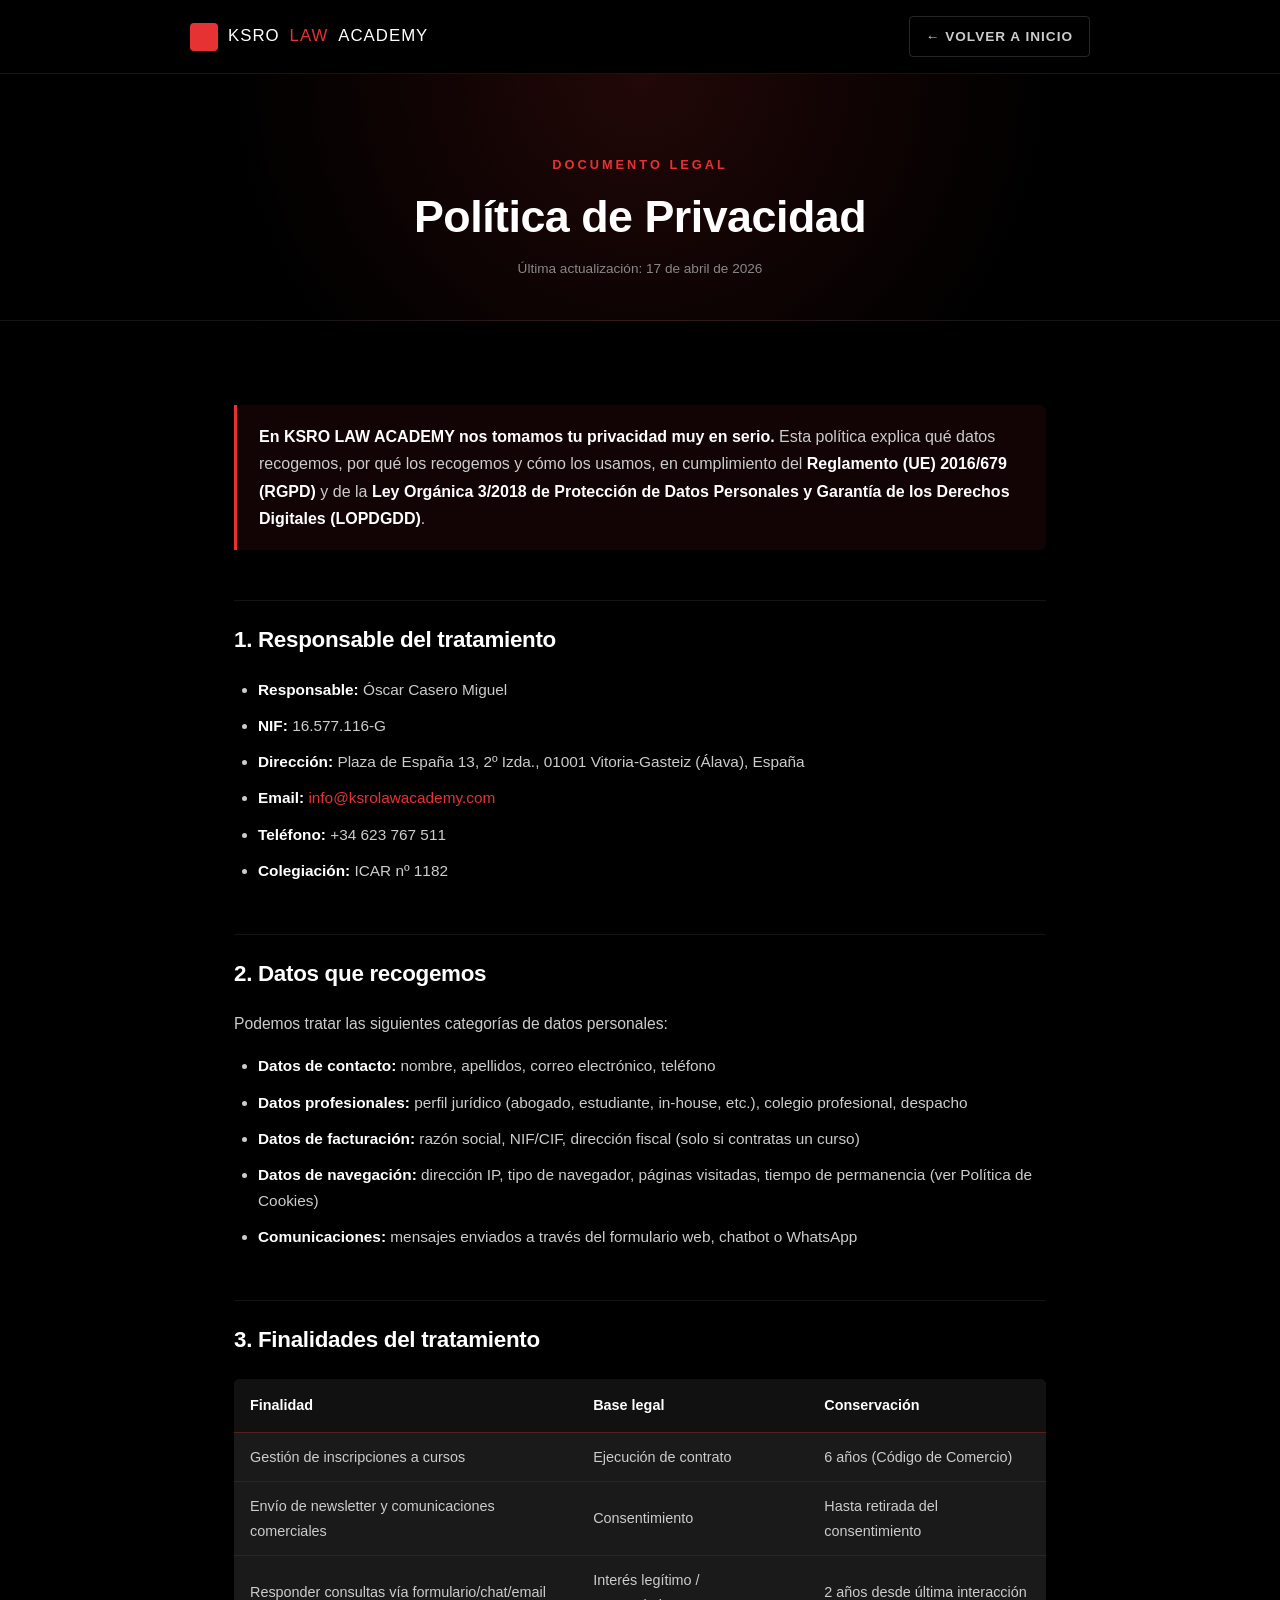
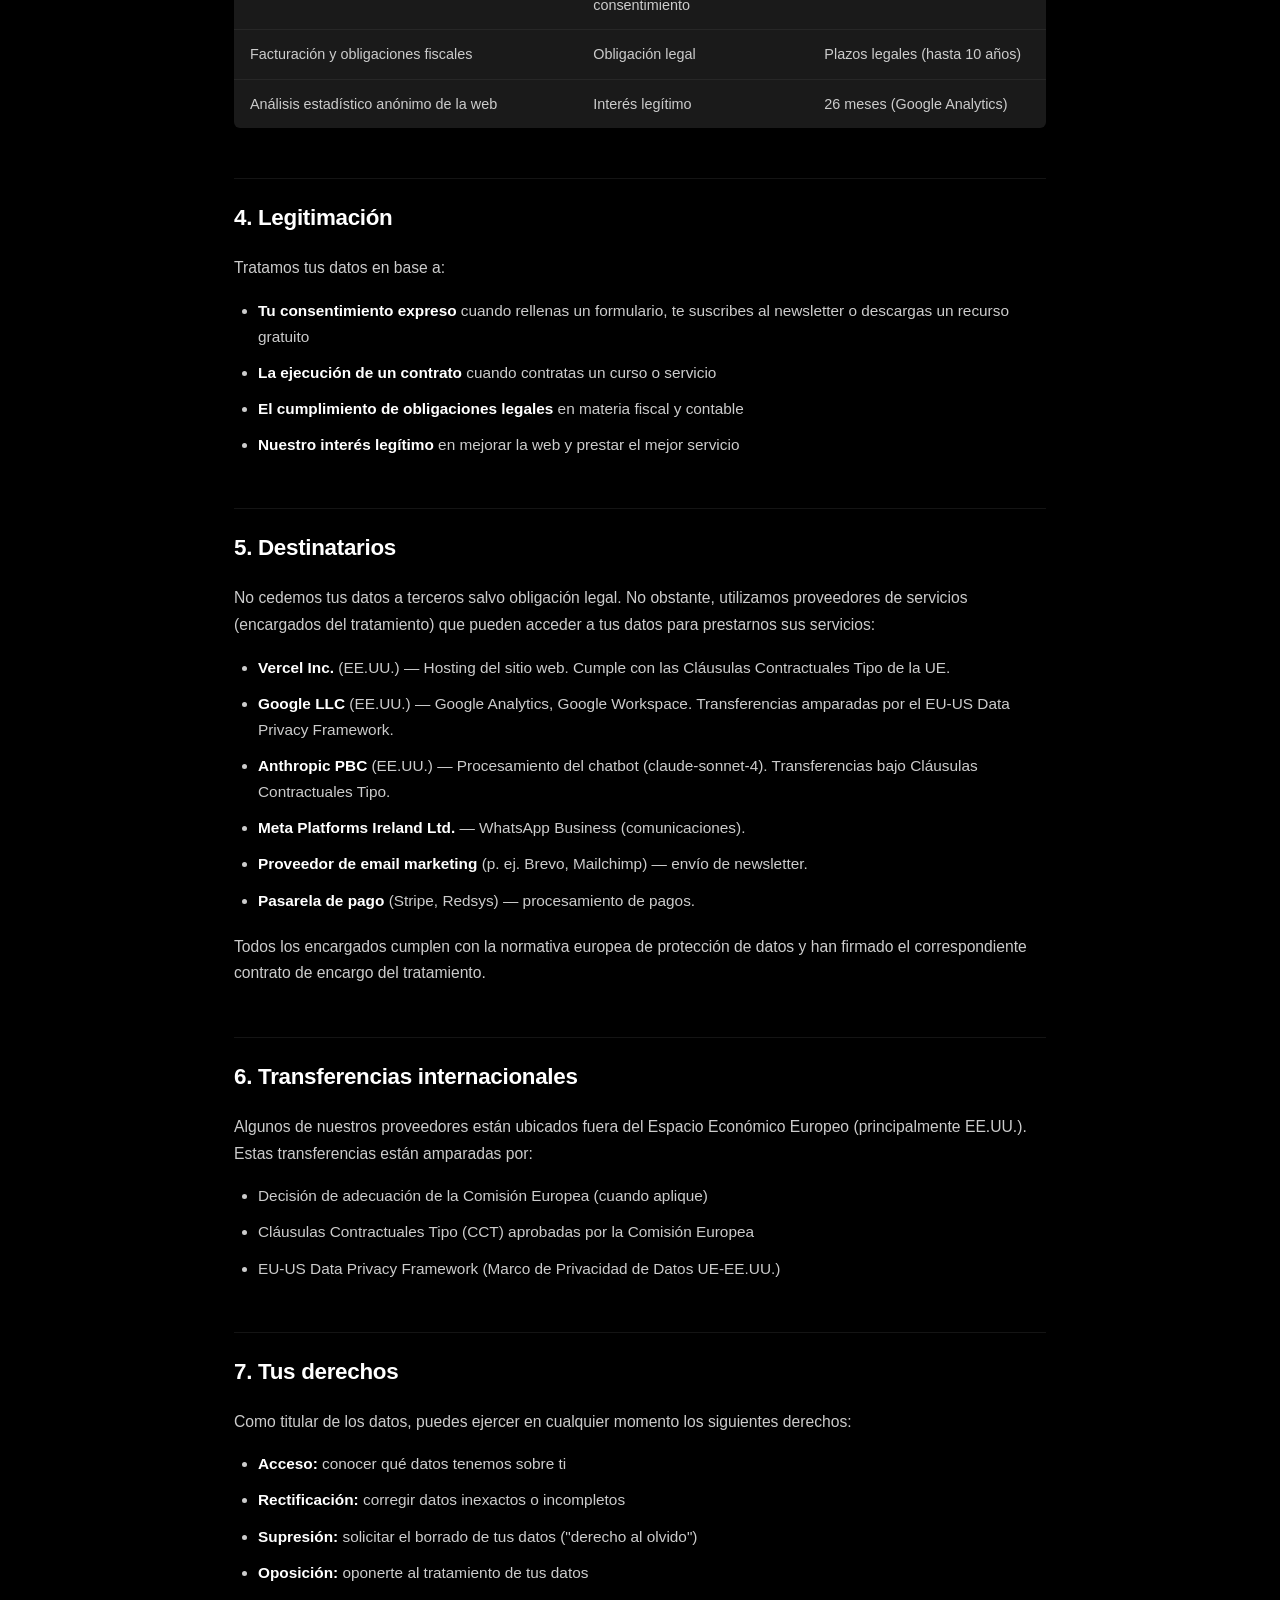
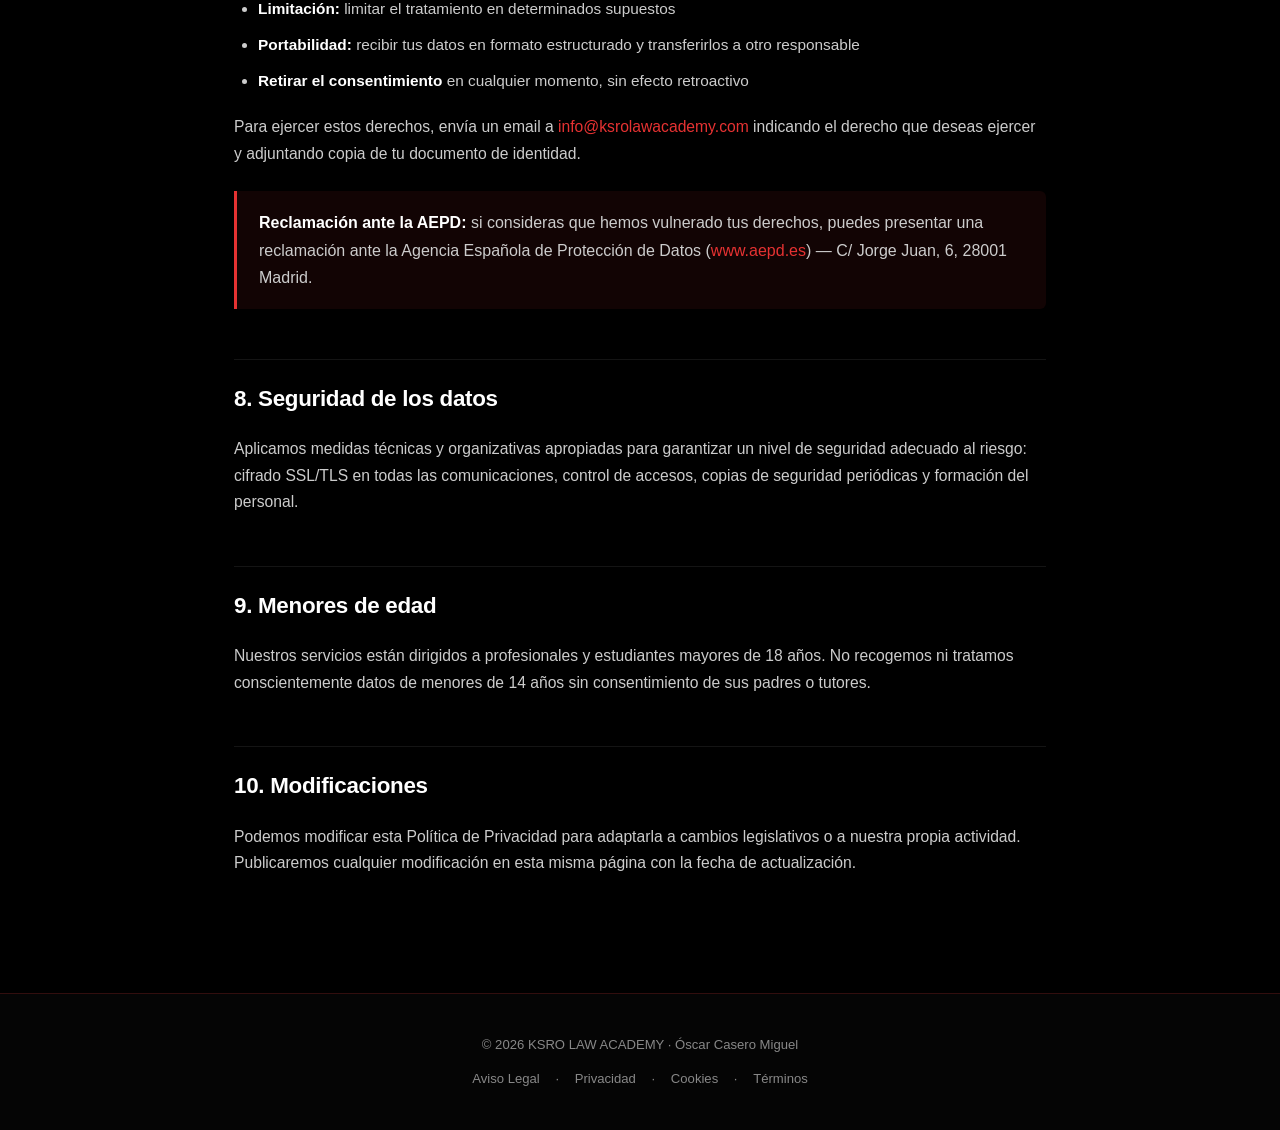
<file: privacidad.html>
<!DOCTYPE html>
<html lang="es">
<head>
<meta charset="UTF-8">
<meta name="viewport" content="width=device-width, initial-scale=1.0">
<title>Política de Privacidad | KSRO LAW ACADEMY</title>
<meta name="description" content="Política de privacidad de ksrolawacademy.com conforme al RGPD y la LOPDGDD.">
<meta name="robots" content="index, follow">
<link rel="canonical" href="https://ksrolawacademy.com/privacidad.html">
<link rel="stylesheet" href="legal.css">
</head>
<body>

<nav class="legal-nav">
  <div class="legal-nav-inner">
    <a href="/" class="legal-logo">
      <span class="legal-logo-icon">K</span>
      KSRO <span>LAW</span> ACADEMY
    </a>
    <a href="/" class="back-home">← Volver a inicio</a>
  </div>
</nav>

<header class="legal-hero">
  <div class="eyebrow">Documento legal</div>
  <h1>Política de Privacidad</h1>
  <div class="updated">Última actualización: 17 de abril de 2026</div>
</header>

<main class="legal-container">

  <div class="highlight">
    <strong>En KSRO LAW ACADEMY nos tomamos tu privacidad muy en serio.</strong> Esta política explica qué datos recogemos, por qué los recogemos y cómo los usamos, en cumplimiento del <strong>Reglamento (UE) 2016/679 (RGPD)</strong> y de la <strong>Ley Orgánica 3/2018 de Protección de Datos Personales y Garantía de los Derechos Digitales (LOPDGDD)</strong>.
  </div>

  <h2>1. Responsable del tratamiento</h2>
  <ul>
    <li><strong>Responsable:</strong> Óscar Casero Miguel</li>
    <li><strong>NIF:</strong> 16.577.116-G</li>
    <li><strong>Dirección:</strong> Plaza de España 13, 2º Izda., 01001 Vitoria-Gasteiz (Álava), España</li>
    <li><strong>Email:</strong> <a href="mailto:info@ksrolawacademy.com">info@ksrolawacademy.com</a></li>
    <li><strong>Teléfono:</strong> +34 623 767 511</li>
    <li><strong>Colegiación:</strong> ICAR nº 1182</li>
  </ul>

  <h2>2. Datos que recogemos</h2>
  <p>Podemos tratar las siguientes categorías de datos personales:</p>
  <ul>
    <li><strong>Datos de contacto:</strong> nombre, apellidos, correo electrónico, teléfono</li>
    <li><strong>Datos profesionales:</strong> perfil jurídico (abogado, estudiante, in-house, etc.), colegio profesional, despacho</li>
    <li><strong>Datos de facturación:</strong> razón social, NIF/CIF, dirección fiscal (solo si contratas un curso)</li>
    <li><strong>Datos de navegación:</strong> dirección IP, tipo de navegador, páginas visitadas, tiempo de permanencia (ver Política de Cookies)</li>
    <li><strong>Comunicaciones:</strong> mensajes enviados a través del formulario web, chatbot o WhatsApp</li>
  </ul>

  <h2>3. Finalidades del tratamiento</h2>
  <table>
    <thead><tr><th>Finalidad</th><th>Base legal</th><th>Conservación</th></tr></thead>
    <tbody>
      <tr><td>Gestión de inscripciones a cursos</td><td>Ejecución de contrato</td><td>6 años (Código de Comercio)</td></tr>
      <tr><td>Envío de newsletter y comunicaciones comerciales</td><td>Consentimiento</td><td>Hasta retirada del consentimiento</td></tr>
      <tr><td>Responder consultas vía formulario/chat/email</td><td>Interés legítimo / consentimiento</td><td>2 años desde última interacción</td></tr>
      <tr><td>Facturación y obligaciones fiscales</td><td>Obligación legal</td><td>Plazos legales (hasta 10 años)</td></tr>
      <tr><td>Análisis estadístico anónimo de la web</td><td>Interés legítimo</td><td>26 meses (Google Analytics)</td></tr>
    </tbody>
  </table>

  <h2>4. Legitimación</h2>
  <p>Tratamos tus datos en base a:</p>
  <ul>
    <li><strong>Tu consentimiento expreso</strong> cuando rellenas un formulario, te suscribes al newsletter o descargas un recurso gratuito</li>
    <li><strong>La ejecución de un contrato</strong> cuando contratas un curso o servicio</li>
    <li><strong>El cumplimiento de obligaciones legales</strong> en materia fiscal y contable</li>
    <li><strong>Nuestro interés legítimo</strong> en mejorar la web y prestar el mejor servicio</li>
  </ul>

  <h2>5. Destinatarios</h2>
  <p>No cedemos tus datos a terceros salvo obligación legal. No obstante, utilizamos proveedores de servicios (encargados del tratamiento) que pueden acceder a tus datos para prestarnos sus servicios:</p>
  <ul>
    <li><strong>Vercel Inc.</strong> (EE.UU.) — Hosting del sitio web. Cumple con las Cláusulas Contractuales Tipo de la UE.</li>
    <li><strong>Google LLC</strong> (EE.UU.) — Google Analytics, Google Workspace. Transferencias amparadas por el EU-US Data Privacy Framework.</li>
    <li><strong>Anthropic PBC</strong> (EE.UU.) — Procesamiento del chatbot (claude-sonnet-4). Transferencias bajo Cláusulas Contractuales Tipo.</li>
    <li><strong>Meta Platforms Ireland Ltd.</strong> — WhatsApp Business (comunicaciones).</li>
    <li><strong>Proveedor de email marketing</strong> (p. ej. Brevo, Mailchimp) — envío de newsletter.</li>
    <li><strong>Pasarela de pago</strong> (Stripe, Redsys) — procesamiento de pagos.</li>
  </ul>
  <p>Todos los encargados cumplen con la normativa europea de protección de datos y han firmado el correspondiente contrato de encargo del tratamiento.</p>

  <h2>6. Transferencias internacionales</h2>
  <p>Algunos de nuestros proveedores están ubicados fuera del Espacio Económico Europeo (principalmente EE.UU.). Estas transferencias están amparadas por:</p>
  <ul>
    <li>Decisión de adecuación de la Comisión Europea (cuando aplique)</li>
    <li>Cláusulas Contractuales Tipo (CCT) aprobadas por la Comisión Europea</li>
    <li>EU-US Data Privacy Framework (Marco de Privacidad de Datos UE-EE.UU.)</li>
  </ul>

  <h2>7. Tus derechos</h2>
  <p>Como titular de los datos, puedes ejercer en cualquier momento los siguientes derechos:</p>
  <ul>
    <li><strong>Acceso:</strong> conocer qué datos tenemos sobre ti</li>
    <li><strong>Rectificación:</strong> corregir datos inexactos o incompletos</li>
    <li><strong>Supresión:</strong> solicitar el borrado de tus datos ("derecho al olvido")</li>
    <li><strong>Oposición:</strong> oponerte al tratamiento de tus datos</li>
    <li><strong>Limitación:</strong> limitar el tratamiento en determinados supuestos</li>
    <li><strong>Portabilidad:</strong> recibir tus datos en formato estructurado y transferirlos a otro responsable</li>
    <li><strong>Retirar el consentimiento</strong> en cualquier momento, sin efecto retroactivo</li>
  </ul>
  <p>Para ejercer estos derechos, envía un email a <a href="mailto:info@ksrolawacademy.com">info@ksrolawacademy.com</a> indicando el derecho que deseas ejercer y adjuntando copia de tu documento de identidad.</p>

  <div class="highlight">
    <strong>Reclamación ante la AEPD:</strong> si consideras que hemos vulnerado tus derechos, puedes presentar una reclamación ante la Agencia Española de Protección de Datos (<a href="https://www.aepd.es" target="_blank" rel="noopener">www.aepd.es</a>) — C/ Jorge Juan, 6, 28001 Madrid.
  </div>

  <h2>8. Seguridad de los datos</h2>
  <p>Aplicamos medidas técnicas y organizativas apropiadas para garantizar un nivel de seguridad adecuado al riesgo: cifrado SSL/TLS en todas las comunicaciones, control de accesos, copias de seguridad periódicas y formación del personal.</p>

  <h2>9. Menores de edad</h2>
  <p>Nuestros servicios están dirigidos a profesionales y estudiantes mayores de 18 años. No recogemos ni tratamos conscientemente datos de menores de 14 años sin consentimiento de sus padres o tutores.</p>

  <h2>10. Modificaciones</h2>
  <p>Podemos modificar esta Política de Privacidad para adaptarla a cambios legislativos o a nuestra propia actividad. Publicaremos cualquier modificación en esta misma página con la fecha de actualización.</p>

</main>

<footer class="legal-footer">
  <div>© 2026 KSRO LAW ACADEMY · Óscar Casero Miguel</div>
  <div style="margin-top:12px">
    <a href="/aviso-legal.html">Aviso Legal</a> ·
    <a href="/privacidad.html">Privacidad</a> ·
    <a href="/cookies.html">Cookies</a> ·
    <a href="/terminos.html">Términos</a>
  </div>
</footer>

</body>
</html>
</file>
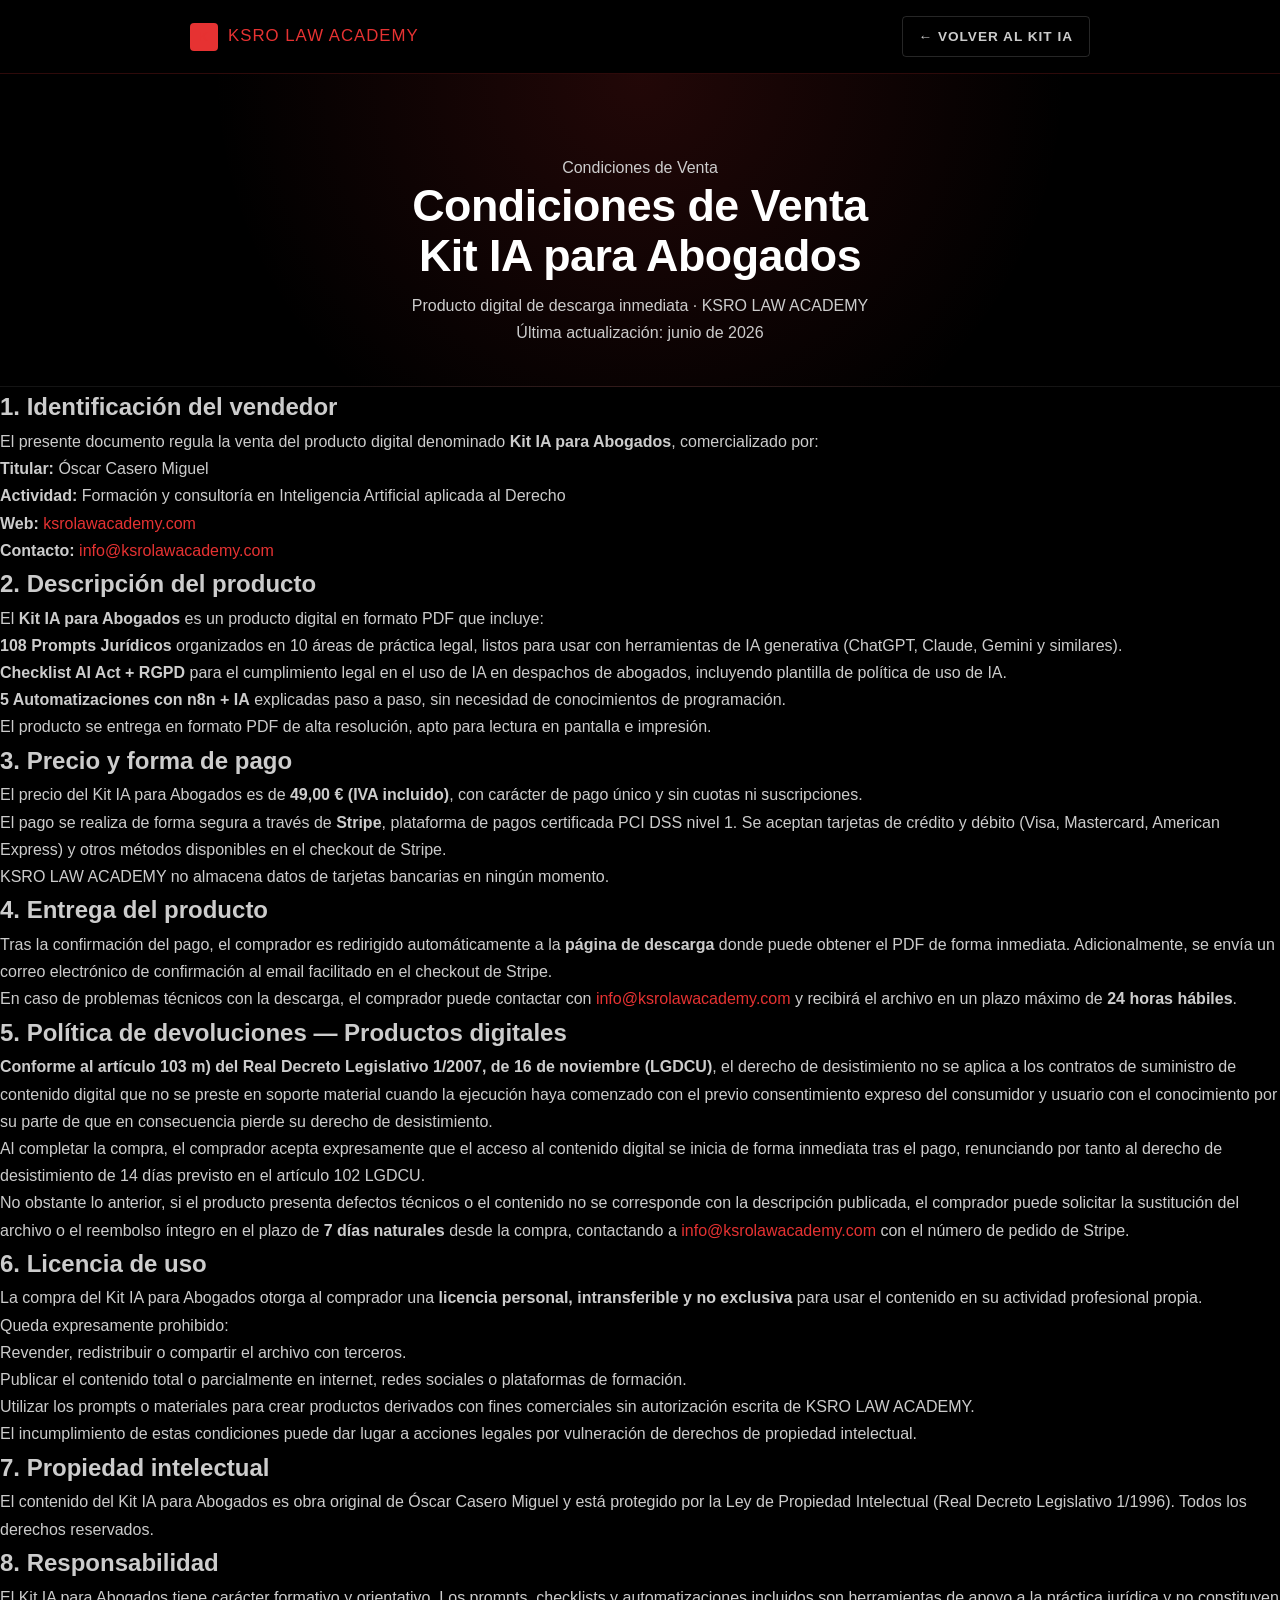
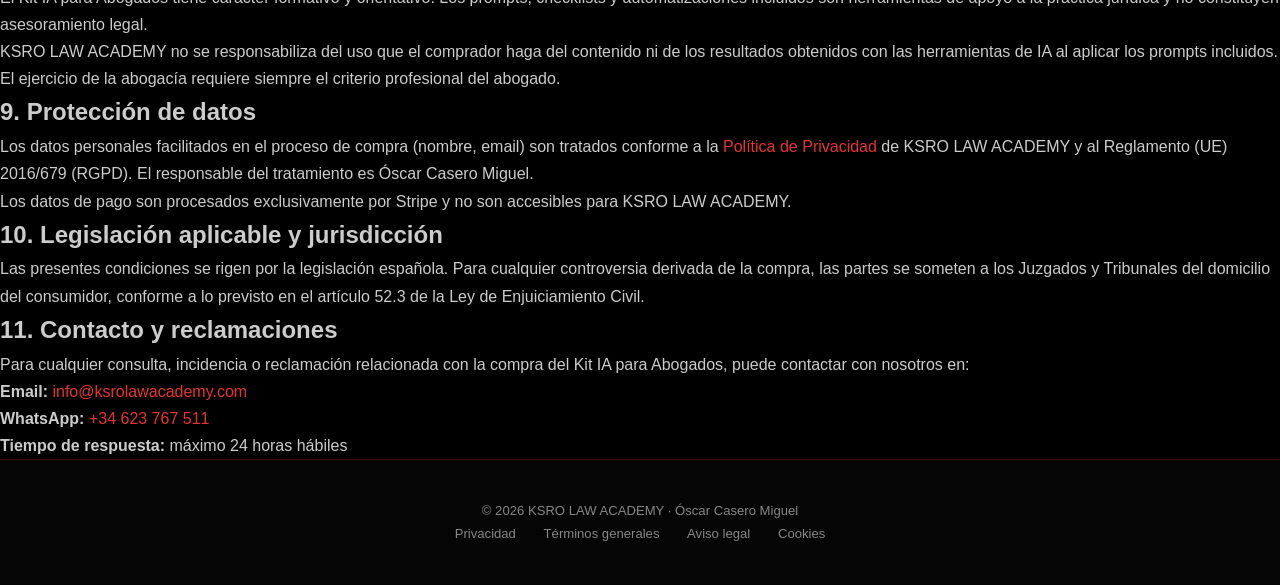
<file: terminos-kit.html>
<!DOCTYPE html>
<html lang="es">
<head>
<meta charset="UTF-8">
<meta name="viewport" content="width=device-width, initial-scale=1.0">
<title>Condiciones de Venta — Kit IA para Abogados | KSRO LAW ACADEMY</title>
<meta name="description" content="Condiciones de venta del Kit IA para Abogados de KSRO LAW ACADEMY. Producto digital de descarga inmediata. Política de no devolución conforme al art. 103 m) LGDCU.">
<link rel="stylesheet" href="/legal.css">
</head>
<body>

<nav class="legal-nav">
  <div class="legal-nav-inner">
    <a href="/" class="legal-logo">
      <span class="legal-logo-icon">K</span>
      <span>KSRO <span>LAW</span> ACADEMY</span>
    </a>
    <a href="/kit-ia-abogados.html" class="back-home">← Volver al Kit IA</a>
  </div>
</nav>

<div class="legal-hero">
  <div class="legal-hero-inner">
    <div class="legal-badge">Condiciones de Venta</div>
    <h1 class="legal-title">Condiciones de Venta<br>Kit IA para Abogados</h1>
    <p class="legal-subtitle">Producto digital de descarga inmediata · KSRO LAW ACADEMY</p>
    <div class="legal-meta">Última actualización: junio de 2026</div>
  </div>
</div>

<main class="legal-main">
  <div class="legal-content">

    <div class="legal-section">
      <h2>1. Identificación del vendedor</h2>
      <p>El presente documento regula la venta del producto digital denominado <strong>Kit IA para Abogados</strong>, comercializado por:</p>
      <ul>
        <li><strong>Titular:</strong> Óscar Casero Miguel</li>
        <li><strong>Actividad:</strong> Formación y consultoría en Inteligencia Artificial aplicada al Derecho</li>
        <li><strong>Web:</strong> <a href="https://ksrolawacademy.com">ksrolawacademy.com</a></li>
        <li><strong>Contacto:</strong> <a href="mailto:info@ksrolawacademy.com">info@ksrolawacademy.com</a></li>
      </ul>
    </div>

    <div class="legal-section">
      <h2>2. Descripción del producto</h2>
      <p>El <strong>Kit IA para Abogados</strong> es un producto digital en formato PDF que incluye:</p>
      <ul>
        <li><strong>108 Prompts Jurídicos</strong> organizados en 10 áreas de práctica legal, listos para usar con herramientas de IA generativa (ChatGPT, Claude, Gemini y similares).</li>
        <li><strong>Checklist AI Act + RGPD</strong> para el cumplimiento legal en el uso de IA en despachos de abogados, incluyendo plantilla de política de uso de IA.</li>
        <li><strong>5 Automatizaciones con n8n + IA</strong> explicadas paso a paso, sin necesidad de conocimientos de programación.</li>
      </ul>
      <p>El producto se entrega en formato PDF de alta resolución, apto para lectura en pantalla e impresión.</p>
    </div>

    <div class="legal-section">
      <h2>3. Precio y forma de pago</h2>
      <p>El precio del Kit IA para Abogados es de <strong>49,00 € (IVA incluido)</strong>, con carácter de pago único y sin cuotas ni suscripciones.</p>
      <p>El pago se realiza de forma segura a través de <strong>Stripe</strong>, plataforma de pagos certificada PCI DSS nivel 1. Se aceptan tarjetas de crédito y débito (Visa, Mastercard, American Express) y otros métodos disponibles en el checkout de Stripe.</p>
      <p>KSRO LAW ACADEMY no almacena datos de tarjetas bancarias en ningún momento.</p>
    </div>

    <div class="legal-section">
      <h2>4. Entrega del producto</h2>
      <p>Tras la confirmación del pago, el comprador es redirigido automáticamente a la <strong>página de descarga</strong> donde puede obtener el PDF de forma inmediata. Adicionalmente, se envía un correo electrónico de confirmación al email facilitado en el checkout de Stripe.</p>
      <p>En caso de problemas técnicos con la descarga, el comprador puede contactar con <a href="mailto:info@ksrolawacademy.com">info@ksrolawacademy.com</a> y recibirá el archivo en un plazo máximo de <strong>24 horas hábiles</strong>.</p>
    </div>

    <div class="legal-section">
      <h2>5. Política de devoluciones — Productos digitales</h2>
      <div class="legal-highlight">
        <p><strong>Conforme al artículo 103 m) del Real Decreto Legislativo 1/2007, de 16 de noviembre (LGDCU)</strong>, el derecho de desistimiento no se aplica a los contratos de suministro de contenido digital que no se preste en soporte material cuando la ejecución haya comenzado con el previo consentimiento expreso del consumidor y usuario con el conocimiento por su parte de que en consecuencia pierde su derecho de desistimiento.</p>
        <p>Al completar la compra, el comprador acepta expresamente que el acceso al contenido digital se inicia de forma inmediata tras el pago, renunciando por tanto al derecho de desistimiento de 14 días previsto en el artículo 102 LGDCU.</p>
      </div>
      <p>No obstante lo anterior, si el producto presenta defectos técnicos o el contenido no se corresponde con la descripción publicada, el comprador puede solicitar la sustitución del archivo o el reembolso íntegro en el plazo de <strong>7 días naturales</strong> desde la compra, contactando a <a href="mailto:info@ksrolawacademy.com">info@ksrolawacademy.com</a> con el número de pedido de Stripe.</p>
    </div>

    <div class="legal-section">
      <h2>6. Licencia de uso</h2>
      <p>La compra del Kit IA para Abogados otorga al comprador una <strong>licencia personal, intransferible y no exclusiva</strong> para usar el contenido en su actividad profesional propia.</p>
      <p>Queda expresamente prohibido:</p>
      <ul>
        <li>Revender, redistribuir o compartir el archivo con terceros.</li>
        <li>Publicar el contenido total o parcialmente en internet, redes sociales o plataformas de formación.</li>
        <li>Utilizar los prompts o materiales para crear productos derivados con fines comerciales sin autorización escrita de KSRO LAW ACADEMY.</li>
      </ul>
      <p>El incumplimiento de estas condiciones puede dar lugar a acciones legales por vulneración de derechos de propiedad intelectual.</p>
    </div>

    <div class="legal-section">
      <h2>7. Propiedad intelectual</h2>
      <p>El contenido del Kit IA para Abogados es obra original de Óscar Casero Miguel y está protegido por la Ley de Propiedad Intelectual (Real Decreto Legislativo 1/1996). Todos los derechos reservados.</p>
    </div>

    <div class="legal-section">
      <h2>8. Responsabilidad</h2>
      <p>El Kit IA para Abogados tiene carácter formativo y orientativo. Los prompts, checklists y automatizaciones incluidos son herramientas de apoyo a la práctica jurídica y no constituyen asesoramiento legal.</p>
      <p>KSRO LAW ACADEMY no se responsabiliza del uso que el comprador haga del contenido ni de los resultados obtenidos con las herramientas de IA al aplicar los prompts incluidos. El ejercicio de la abogacía requiere siempre el criterio profesional del abogado.</p>
    </div>

    <div class="legal-section">
      <h2>9. Protección de datos</h2>
      <p>Los datos personales facilitados en el proceso de compra (nombre, email) son tratados conforme a la <a href="/privacidad.html">Política de Privacidad</a> de KSRO LAW ACADEMY y al Reglamento (UE) 2016/679 (RGPD). El responsable del tratamiento es Óscar Casero Miguel.</p>
      <p>Los datos de pago son procesados exclusivamente por Stripe y no son accesibles para KSRO LAW ACADEMY.</p>
    </div>

    <div class="legal-section">
      <h2>10. Legislación aplicable y jurisdicción</h2>
      <p>Las presentes condiciones se rigen por la legislación española. Para cualquier controversia derivada de la compra, las partes se someten a los Juzgados y Tribunales del domicilio del consumidor, conforme a lo previsto en el artículo 52.3 de la Ley de Enjuiciamiento Civil.</p>
    </div>

    <div class="legal-section">
      <h2>11. Contacto y reclamaciones</h2>
      <p>Para cualquier consulta, incidencia o reclamación relacionada con la compra del Kit IA para Abogados, puede contactar con nosotros en:</p>
      <ul>
        <li><strong>Email:</strong> <a href="mailto:info@ksrolawacademy.com">info@ksrolawacademy.com</a></li>
        <li><strong>WhatsApp:</strong> <a href="https://wa.me/34623767511">+34 623 767 511</a></li>
        <li><strong>Tiempo de respuesta:</strong> máximo 24 horas hábiles</li>
      </ul>
    </div>

  </div>
</main>

<footer class="legal-footer">
  <div class="legal-footer-inner">
    <p>© 2026 KSRO LAW ACADEMY · Óscar Casero Miguel</p>
    <div class="legal-footer-links">
      <a href="/privacidad.html">Privacidad</a>
      <a href="/terminos.html">Términos generales</a>
      <a href="/aviso-legal.html">Aviso legal</a>
      <a href="/cookies.html">Cookies</a>
    </div>
  </div>
</footer>

</body>
</html>
</file>
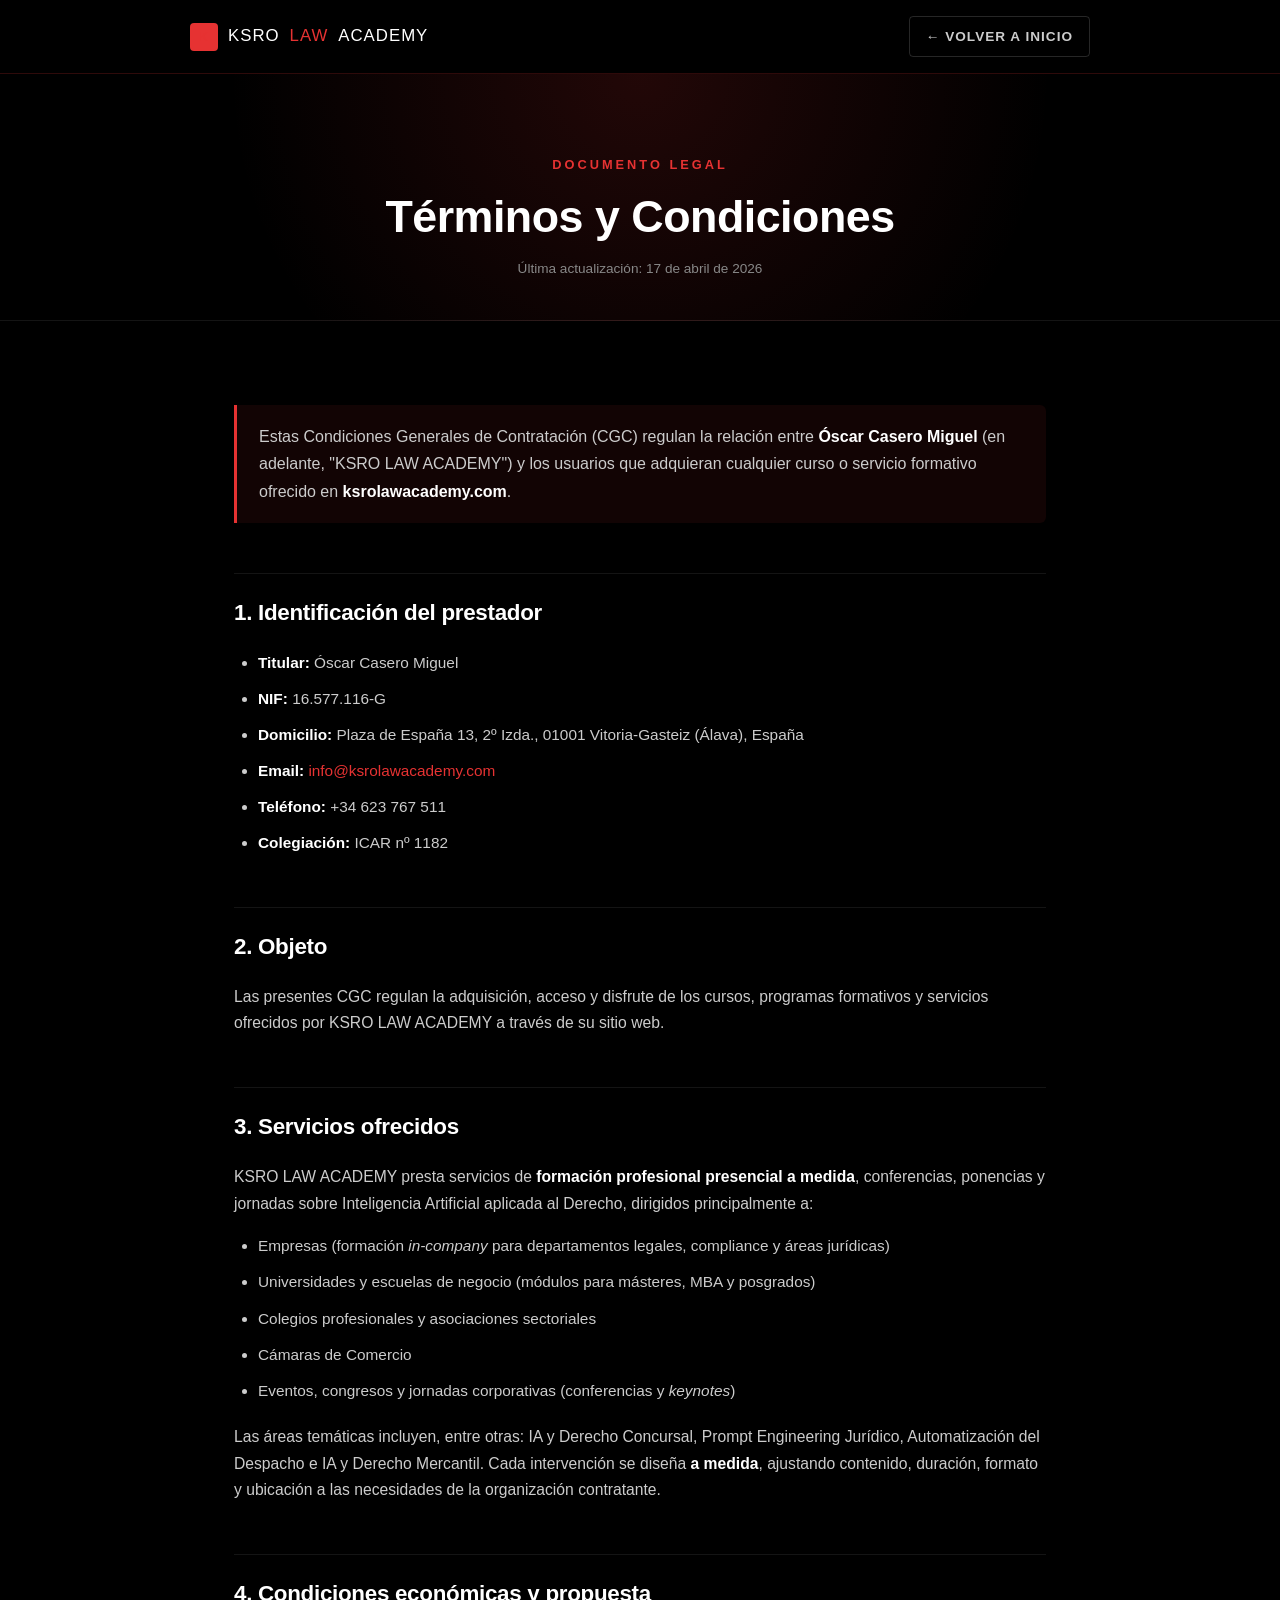
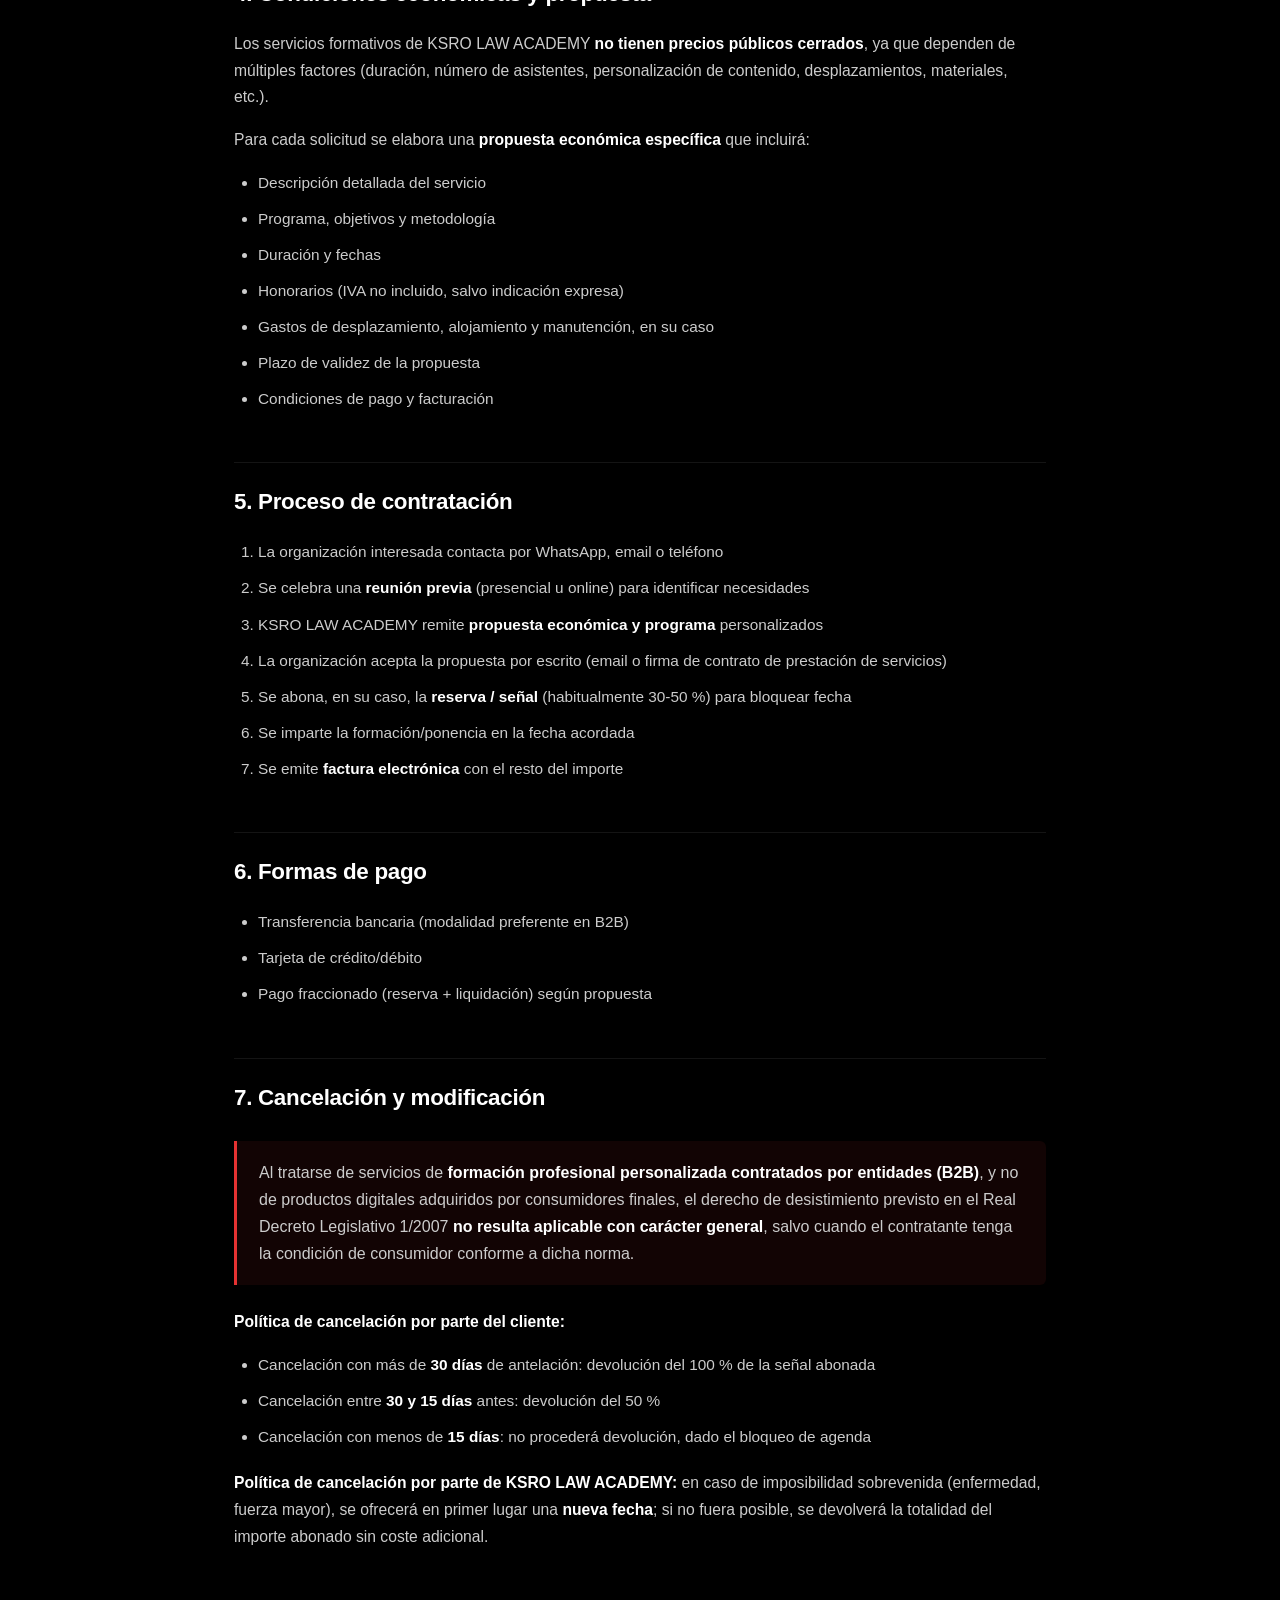
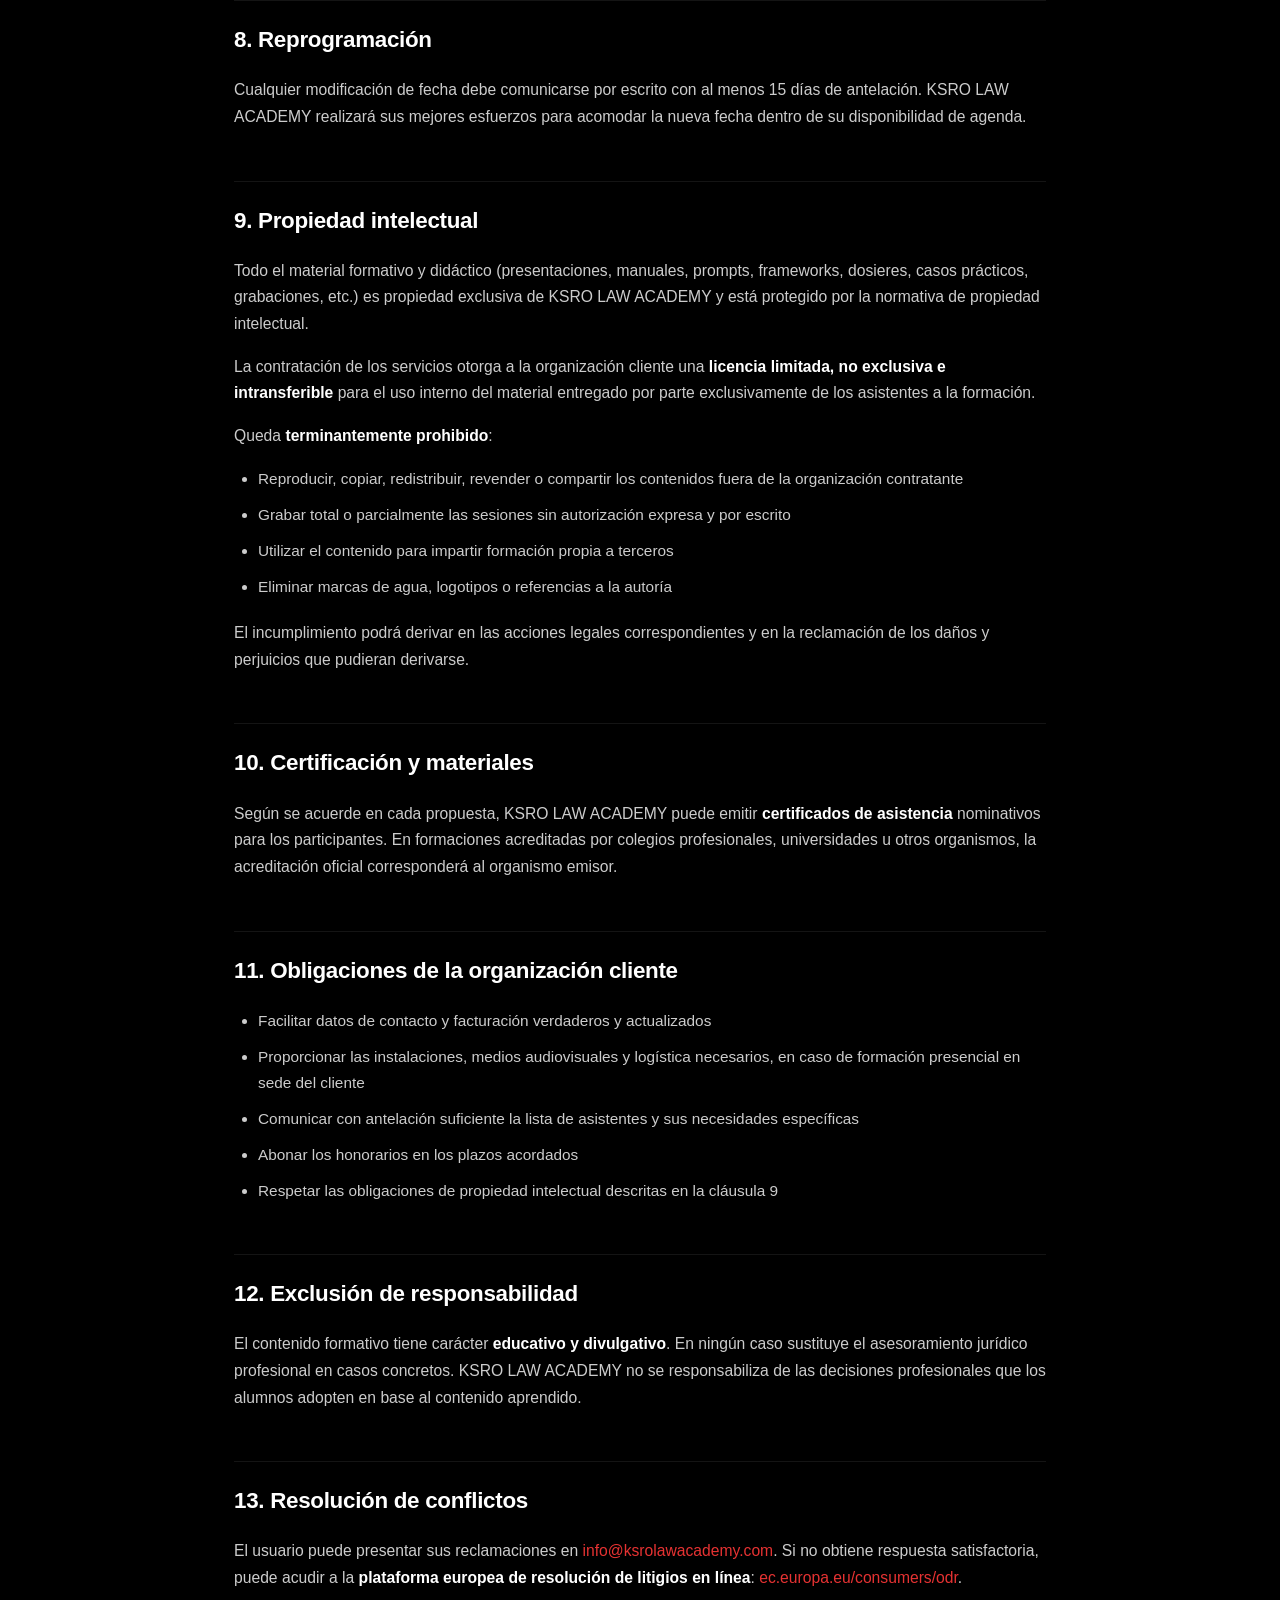
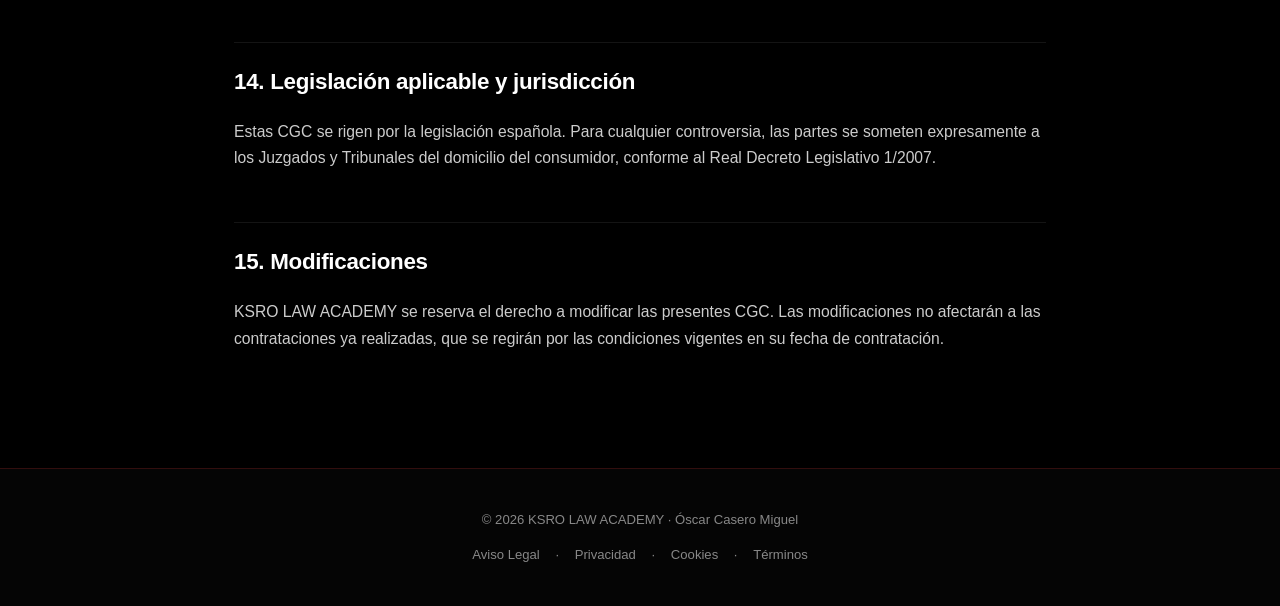
<file: terminos.html>
<!DOCTYPE html>
<html lang="es">
<head>
<meta charset="UTF-8">
<meta name="viewport" content="width=device-width, initial-scale=1.0">
<title>Términos y Condiciones de Contratación | KSRO LAW ACADEMY</title>
<meta name="description" content="Condiciones generales de contratación de los cursos de KSRO LAW ACADEMY.">
<meta name="robots" content="index, follow">
<link rel="canonical" href="https://ksrolawacademy.com/terminos.html">
<link rel="stylesheet" href="legal.css">
</head>
<body>

<nav class="legal-nav">
  <div class="legal-nav-inner">
    <a href="/" class="legal-logo">
      <span class="legal-logo-icon">K</span>
      KSRO <span>LAW</span> ACADEMY
    </a>
    <a href="/" class="back-home">← Volver a inicio</a>
  </div>
</nav>

<header class="legal-hero">
  <div class="eyebrow">Documento legal</div>
  <h1>Términos y Condiciones</h1>
  <div class="updated">Última actualización: 17 de abril de 2026</div>
</header>

<main class="legal-container">

  <div class="highlight">
    Estas Condiciones Generales de Contratación (CGC) regulan la relación entre <strong>Óscar Casero Miguel</strong> (en adelante, "KSRO LAW ACADEMY") y los usuarios que adquieran cualquier curso o servicio formativo ofrecido en <strong>ksrolawacademy.com</strong>.
  </div>

  <h2>1. Identificación del prestador</h2>
  <ul>
    <li><strong>Titular:</strong> Óscar Casero Miguel</li>
    <li><strong>NIF:</strong> 16.577.116-G</li>
    <li><strong>Domicilio:</strong> Plaza de España 13, 2º Izda., 01001 Vitoria-Gasteiz (Álava), España</li>
    <li><strong>Email:</strong> <a href="mailto:info@ksrolawacademy.com">info@ksrolawacademy.com</a></li>
    <li><strong>Teléfono:</strong> +34 623 767 511</li>
    <li><strong>Colegiación:</strong> ICAR nº 1182</li>
  </ul>

  <h2>2. Objeto</h2>
  <p>Las presentes CGC regulan la adquisición, acceso y disfrute de los cursos, programas formativos y servicios ofrecidos por KSRO LAW ACADEMY a través de su sitio web.</p>

  <h2>3. Servicios ofrecidos</h2>
  <p>KSRO LAW ACADEMY presta servicios de <strong>formación profesional presencial a medida</strong>, conferencias, ponencias y jornadas sobre Inteligencia Artificial aplicada al Derecho, dirigidos principalmente a:</p>
  <ul>
    <li>Empresas (formación <em>in-company</em> para departamentos legales, compliance y áreas jurídicas)</li>
    <li>Universidades y escuelas de negocio (módulos para másteres, MBA y posgrados)</li>
    <li>Colegios profesionales y asociaciones sectoriales</li>
    <li>Cámaras de Comercio</li>
    <li>Eventos, congresos y jornadas corporativas (conferencias y <em>keynotes</em>)</li>
  </ul>
  <p>Las áreas temáticas incluyen, entre otras: IA y Derecho Concursal, Prompt Engineering Jurídico, Automatización del Despacho e IA y Derecho Mercantil. Cada intervención se diseña <strong>a medida</strong>, ajustando contenido, duración, formato y ubicación a las necesidades de la organización contratante.</p>

  <h2>4. Condiciones económicas y propuesta</h2>
  <p>Los servicios formativos de KSRO LAW ACADEMY <strong>no tienen precios públicos cerrados</strong>, ya que dependen de múltiples factores (duración, número de asistentes, personalización de contenido, desplazamientos, materiales, etc.).</p>
  <p>Para cada solicitud se elabora una <strong>propuesta económica específica</strong> que incluirá:</p>
  <ul>
    <li>Descripción detallada del servicio</li>
    <li>Programa, objetivos y metodología</li>
    <li>Duración y fechas</li>
    <li>Honorarios (IVA no incluido, salvo indicación expresa)</li>
    <li>Gastos de desplazamiento, alojamiento y manutención, en su caso</li>
    <li>Plazo de validez de la propuesta</li>
    <li>Condiciones de pago y facturación</li>
  </ul>

  <h2>5. Proceso de contratación</h2>
  <ol>
    <li>La organización interesada contacta por WhatsApp, email o teléfono</li>
    <li>Se celebra una <strong>reunión previa</strong> (presencial u online) para identificar necesidades</li>
    <li>KSRO LAW ACADEMY remite <strong>propuesta económica y programa</strong> personalizados</li>
    <li>La organización acepta la propuesta por escrito (email o firma de contrato de prestación de servicios)</li>
    <li>Se abona, en su caso, la <strong>reserva / señal</strong> (habitualmente 30-50 %) para bloquear fecha</li>
    <li>Se imparte la formación/ponencia en la fecha acordada</li>
    <li>Se emite <strong>factura electrónica</strong> con el resto del importe</li>
  </ol>

  <h2>6. Formas de pago</h2>
  <ul>
    <li>Transferencia bancaria (modalidad preferente en B2B)</li>
    <li>Tarjeta de crédito/débito</li>
    <li>Pago fraccionado (reserva + liquidación) según propuesta</li>
  </ul>

  <h2>7. Cancelación y modificación</h2>
  <div class="highlight">
    Al tratarse de servicios de <strong>formación profesional personalizada contratados por entidades (B2B)</strong>, y no de productos digitales adquiridos por consumidores finales, el derecho de desistimiento previsto en el Real Decreto Legislativo 1/2007 <strong>no resulta aplicable con carácter general</strong>, salvo cuando el contratante tenga la condición de consumidor conforme a dicha norma.
  </div>
  <p><strong>Política de cancelación por parte del cliente:</strong></p>
  <ul>
    <li>Cancelación con más de <strong>30 días</strong> de antelación: devolución del 100 % de la señal abonada</li>
    <li>Cancelación entre <strong>30 y 15 días</strong> antes: devolución del 50 %</li>
    <li>Cancelación con menos de <strong>15 días</strong>: no procederá devolución, dado el bloqueo de agenda</li>
  </ul>
  <p><strong>Política de cancelación por parte de KSRO LAW ACADEMY:</strong> en caso de imposibilidad sobrevenida (enfermedad, fuerza mayor), se ofrecerá en primer lugar una <strong>nueva fecha</strong>; si no fuera posible, se devolverá la totalidad del importe abonado sin coste adicional.</p>

  <h2>8. Reprogramación</h2>
  <p>Cualquier modificación de fecha debe comunicarse por escrito con al menos 15 días de antelación. KSRO LAW ACADEMY realizará sus mejores esfuerzos para acomodar la nueva fecha dentro de su disponibilidad de agenda.</p>

  <h2>9. Propiedad intelectual</h2>
  <p>Todo el material formativo y didáctico (presentaciones, manuales, prompts, frameworks, dosieres, casos prácticos, grabaciones, etc.) es propiedad exclusiva de KSRO LAW ACADEMY y está protegido por la normativa de propiedad intelectual.</p>
  <p>La contratación de los servicios otorga a la organización cliente una <strong>licencia limitada, no exclusiva e intransferible</strong> para el uso interno del material entregado por parte exclusivamente de los asistentes a la formación.</p>
  <p>Queda <strong>terminantemente prohibido</strong>:</p>
  <ul>
    <li>Reproducir, copiar, redistribuir, revender o compartir los contenidos fuera de la organización contratante</li>
    <li>Grabar total o parcialmente las sesiones sin autorización expresa y por escrito</li>
    <li>Utilizar el contenido para impartir formación propia a terceros</li>
    <li>Eliminar marcas de agua, logotipos o referencias a la autoría</li>
  </ul>
  <p>El incumplimiento podrá derivar en las acciones legales correspondientes y en la reclamación de los daños y perjuicios que pudieran derivarse.</p>

  <h2>10. Certificación y materiales</h2>
  <p>Según se acuerde en cada propuesta, KSRO LAW ACADEMY puede emitir <strong>certificados de asistencia</strong> nominativos para los participantes. En formaciones acreditadas por colegios profesionales, universidades u otros organismos, la acreditación oficial corresponderá al organismo emisor.</p>

  <h2>11. Obligaciones de la organización cliente</h2>
  <ul>
    <li>Facilitar datos de contacto y facturación verdaderos y actualizados</li>
    <li>Proporcionar las instalaciones, medios audiovisuales y logística necesarios, en caso de formación presencial en sede del cliente</li>
    <li>Comunicar con antelación suficiente la lista de asistentes y sus necesidades específicas</li>
    <li>Abonar los honorarios en los plazos acordados</li>
    <li>Respetar las obligaciones de propiedad intelectual descritas en la cláusula 9</li>
  </ul>

  <h2>12. Exclusión de responsabilidad</h2>
  <p>El contenido formativo tiene carácter <strong>educativo y divulgativo</strong>. En ningún caso sustituye el asesoramiento jurídico profesional en casos concretos. KSRO LAW ACADEMY no se responsabiliza de las decisiones profesionales que los alumnos adopten en base al contenido aprendido.</p>

  <h2>13. Resolución de conflictos</h2>
  <p>El usuario puede presentar sus reclamaciones en <a href="mailto:info@ksrolawacademy.com">info@ksrolawacademy.com</a>. Si no obtiene respuesta satisfactoria, puede acudir a la <strong>plataforma europea de resolución de litigios en línea</strong>: <a href="https://ec.europa.eu/consumers/odr" target="_blank" rel="noopener">ec.europa.eu/consumers/odr</a>.</p>

  <h2>14. Legislación aplicable y jurisdicción</h2>
  <p>Estas CGC se rigen por la legislación española. Para cualquier controversia, las partes se someten expresamente a los Juzgados y Tribunales del domicilio del consumidor, conforme al Real Decreto Legislativo 1/2007.</p>

  <h2>15. Modificaciones</h2>
  <p>KSRO LAW ACADEMY se reserva el derecho a modificar las presentes CGC. Las modificaciones no afectarán a las contrataciones ya realizadas, que se regirán por las condiciones vigentes en su fecha de contratación.</p>

</main>

<footer class="legal-footer">
  <div>© 2026 KSRO LAW ACADEMY · Óscar Casero Miguel</div>
  <div style="margin-top:12px">
    <a href="/aviso-legal.html">Aviso Legal</a> ·
    <a href="/privacidad.html">Privacidad</a> ·
    <a href="/cookies.html">Cookies</a> ·
    <a href="/terminos.html">Términos</a>
  </div>
</footer>

</body>
</html>
</file>
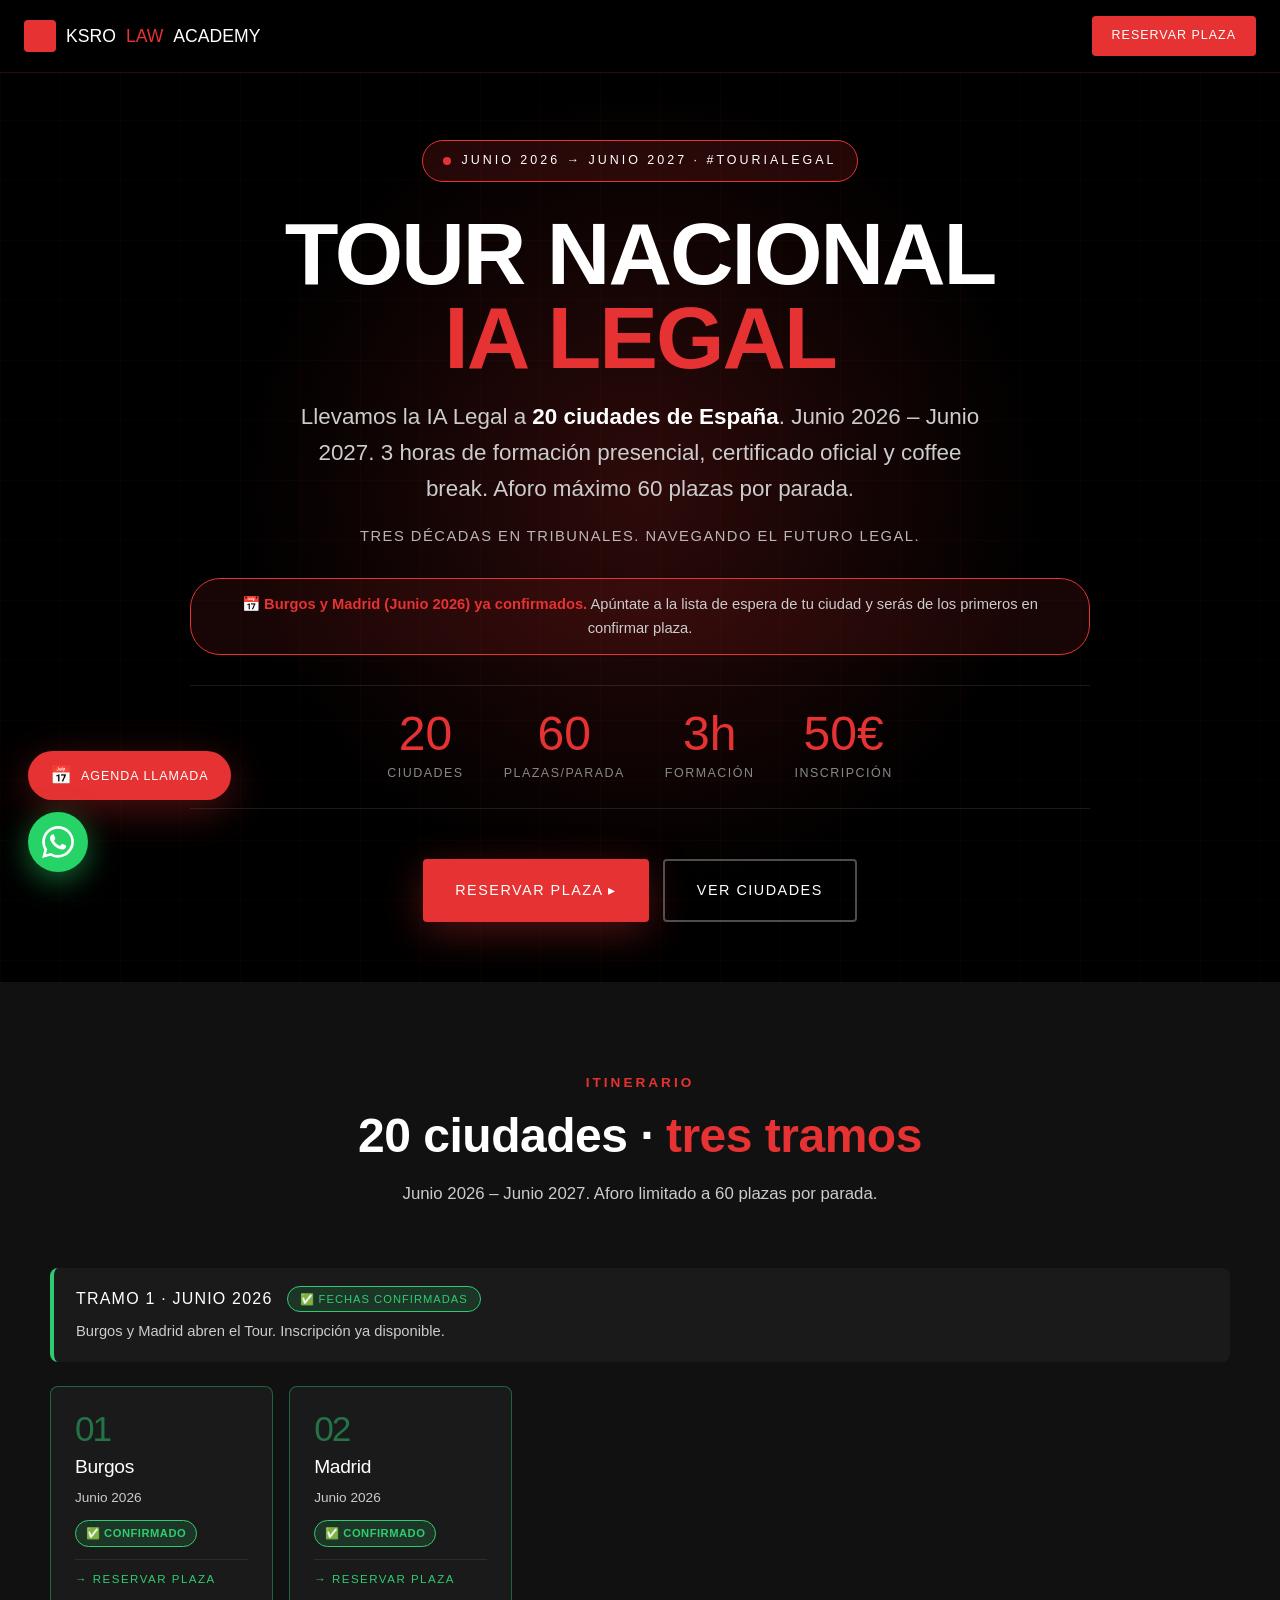
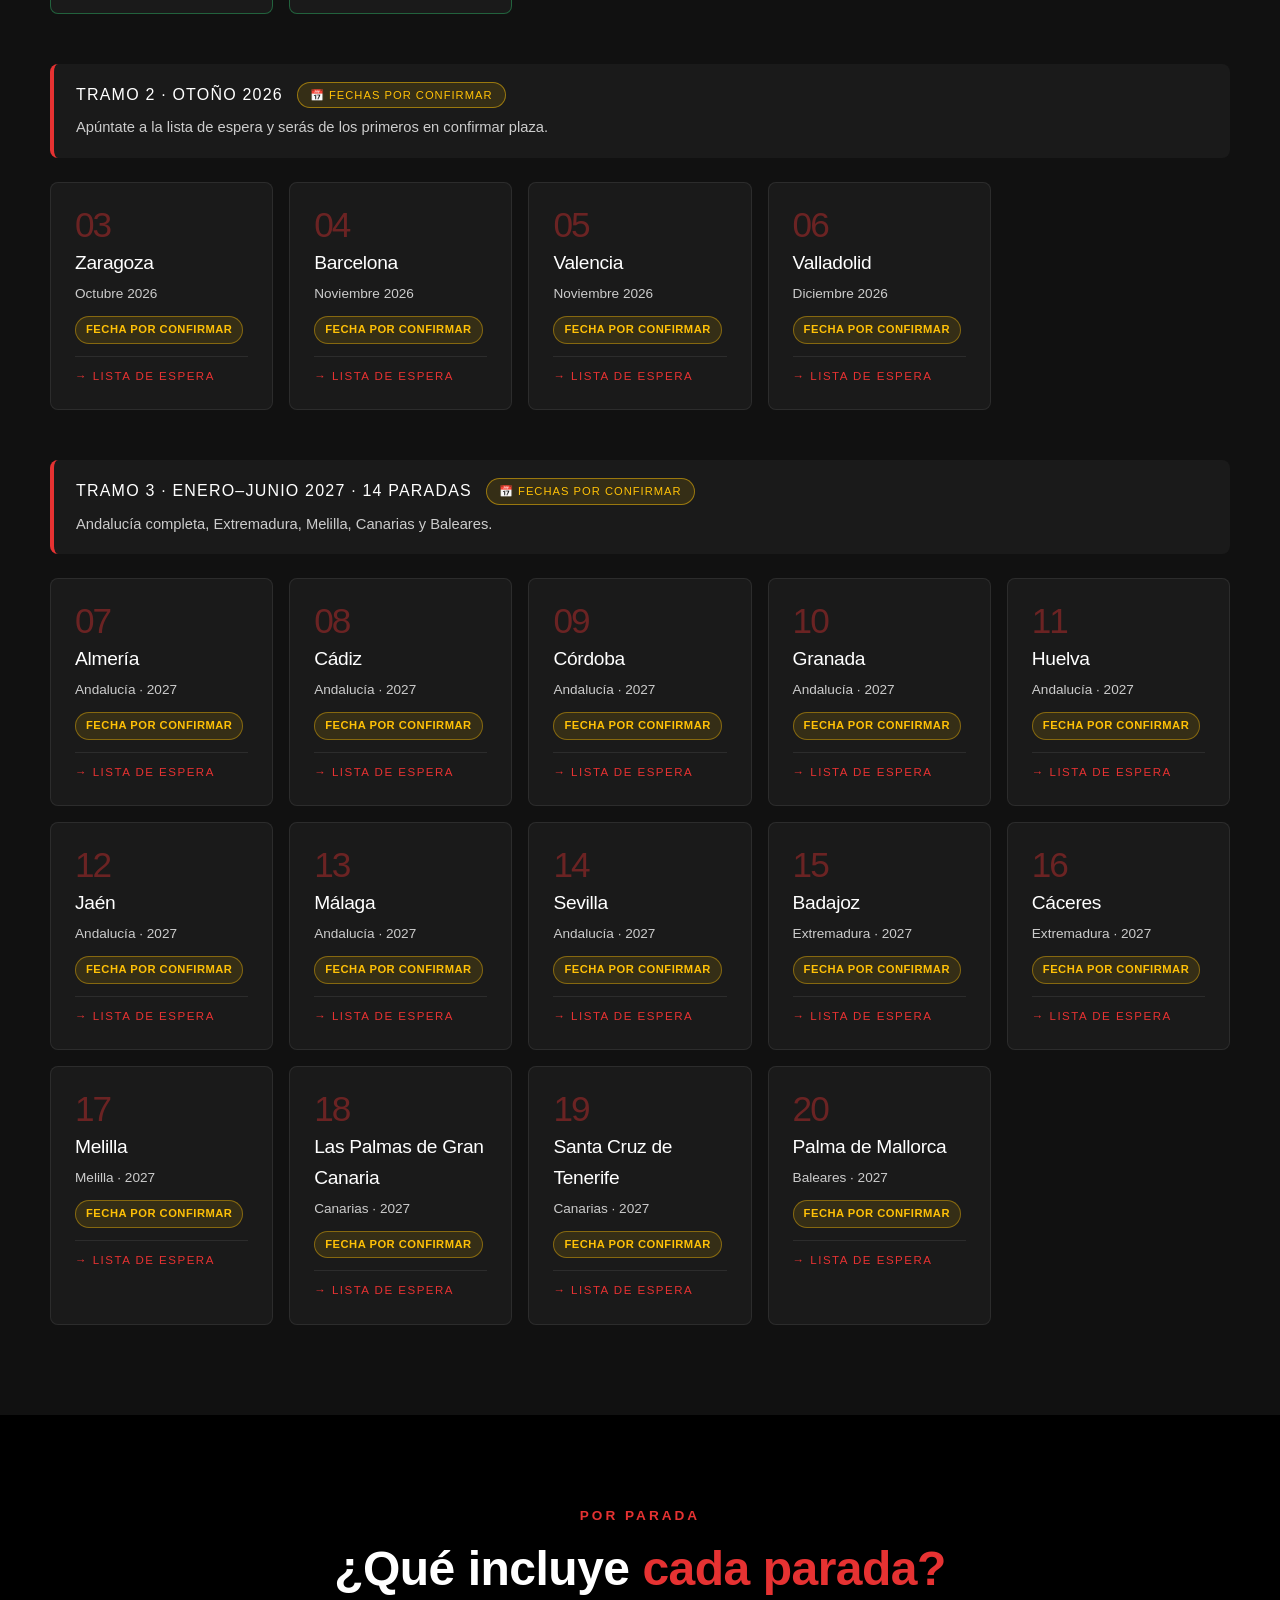
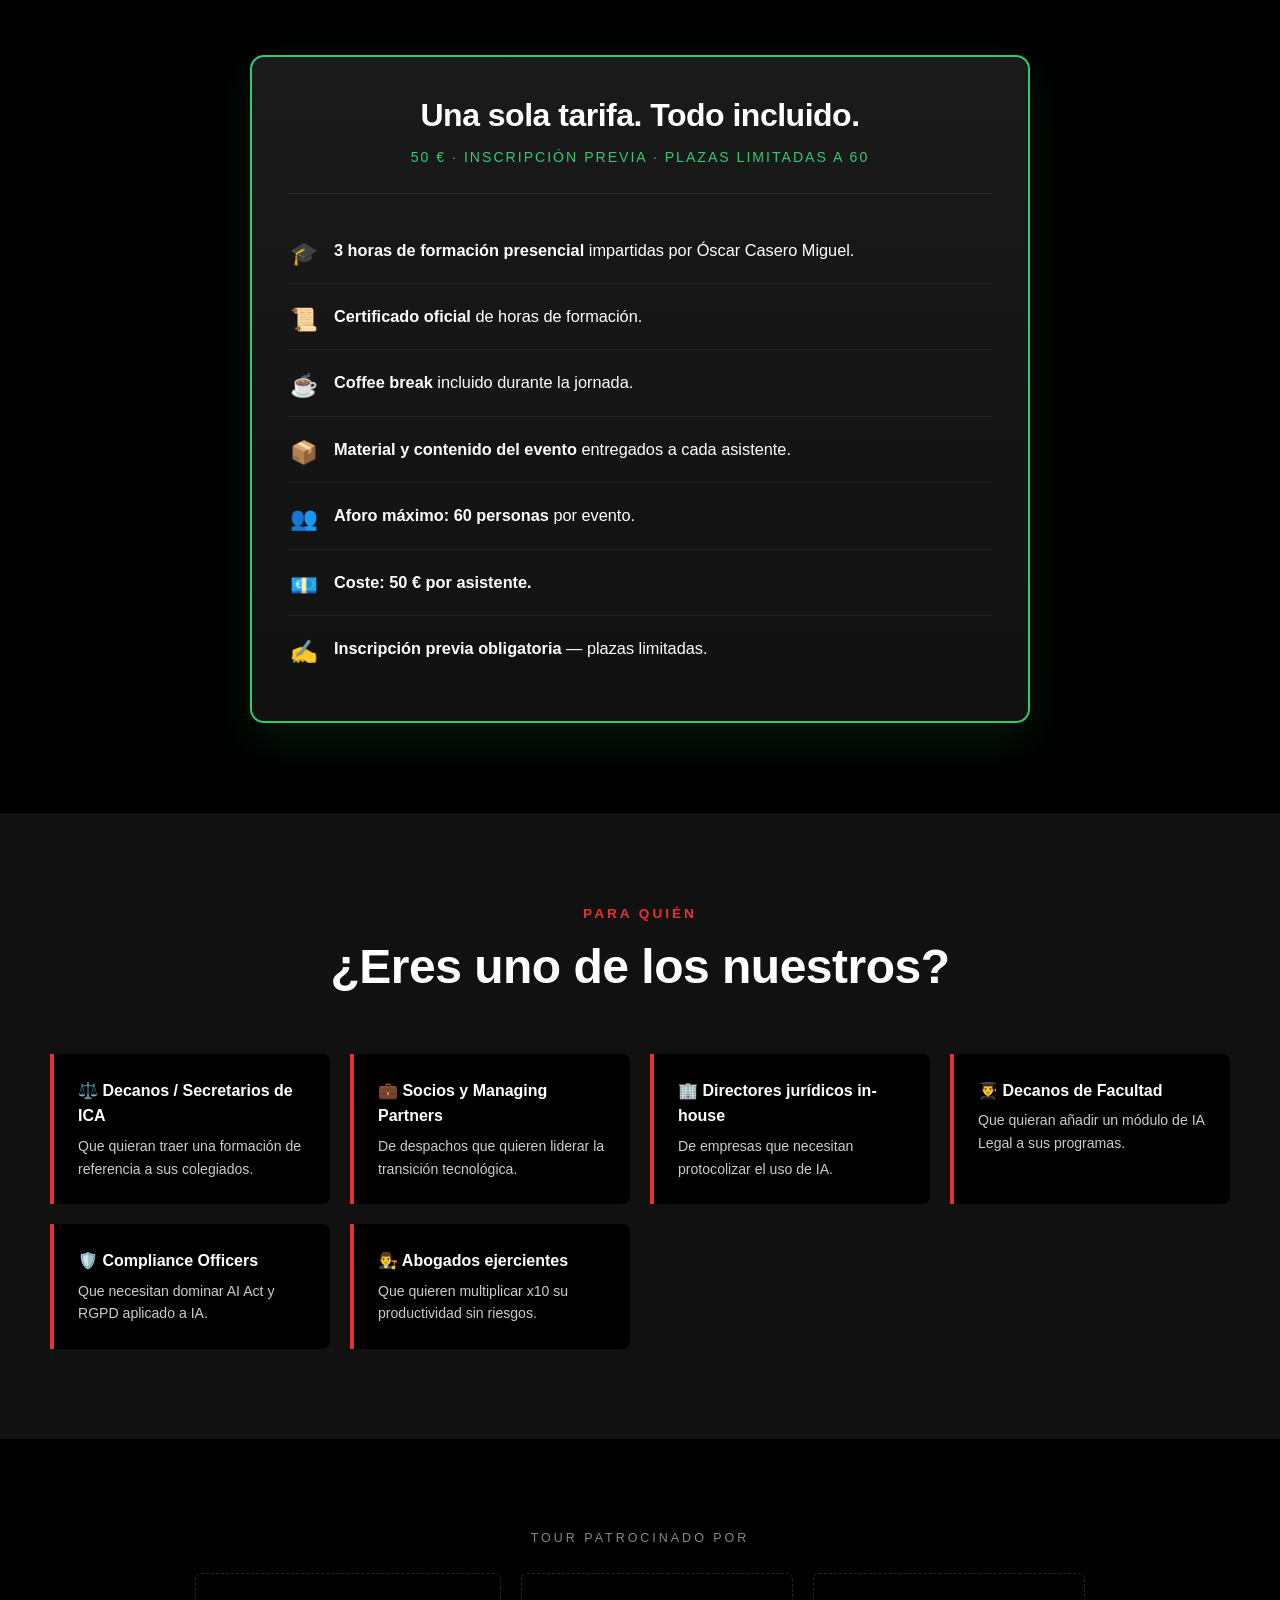
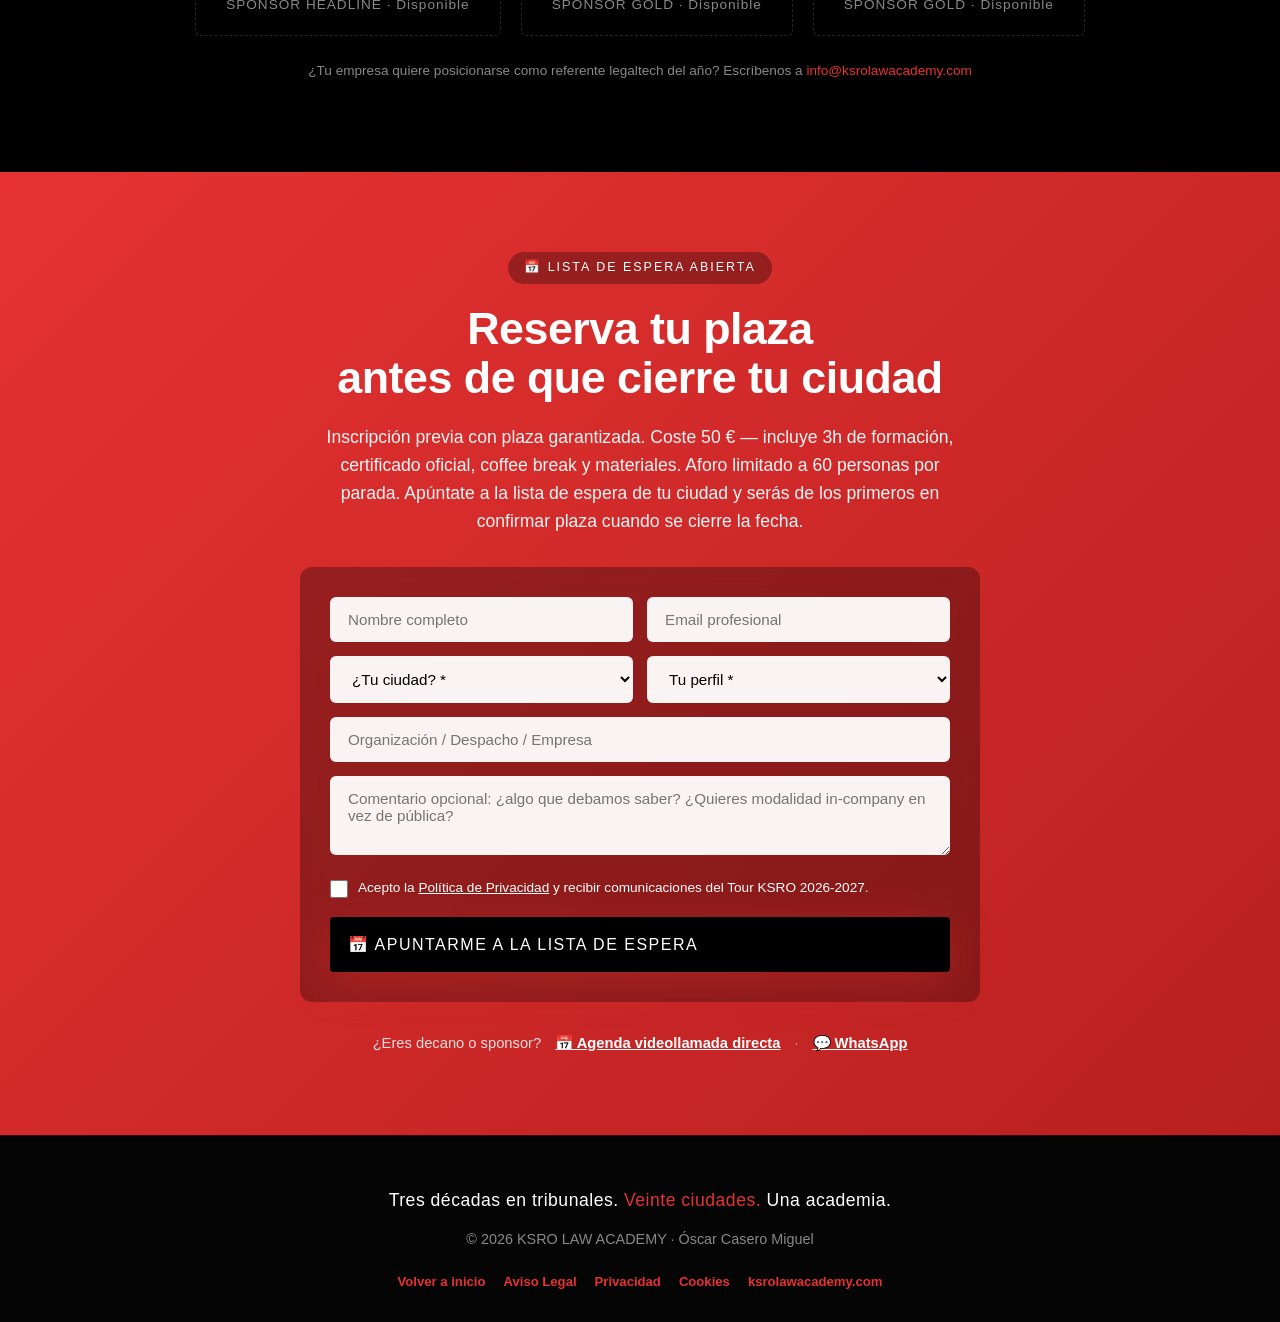
<file: tour.html>
<!DOCTYPE html>
<html lang="es">
<head>
<meta charset="UTF-8">
<meta name="viewport" content="width=device-width, initial-scale=1.0">
<title>Tour Nacional IA Legal 2026-2027 · KSRO LAW ACADEMY</title>
<meta name="description" content="Tour Nacional IA Legal 2026-2027: formación presencial en 20+ ciudades de España. Junio 2026 – Junio 2027. 3 horas + certificado oficial + coffee break. Aforo limitado a 60 plazas. Inscripción 50€.">
<meta name="keywords" content="Tour IA Legal, Tour 2027, KSRO 2026, Óscar Casero, Inteligencia Artificial Derecho, Colegio Abogados, Burgos IA Legal, Andalucía IA Legal, Canarias IA Legal">

<meta property="og:type" content="website">
<meta property="og:title" content="Tour Nacional IA Legal 2026-2027 · KSRO">
<meta property="og:description" content="Llevamos la IA Legal a 20 ciudades de España. Junio 2026 – Junio 2027. 3h de formación presencial, certificado oficial y coffee break. Aforo limitado a 60 plazas · 50€.">
<meta property="og:url" content="https://ksrolawacademy.com/tour">
<meta property="og:image" content="https://ksrolawacademy.com/oscar-charla.jpg">
<meta property="og:locale" content="es_ES">

<link rel="canonical" href="https://ksrolawacademy.com/tour">
<link href="https://assets.calendly.com/assets/external/widget.css" rel="stylesheet">
<script src="https://assets.calendly.com/assets/external/widget.js" type="text/javascript" async></script>

<style>
:root{
  --ksro-red:#E63232;
  --ksro-red-dark:#B82020;
  --ksro-black:#000;
  --ksro-dark:#111;
  --ksro-dark-2:#1a1a1a;
  --ksro-white:#FFF;
  --ksro-gray:#888;
  --ksro-light-gray:#ccc;
  --ksro-green:#2ecc71;
  --shadow-red:0 10px 40px rgba(230,50,50,.35);
  --font-display:"Arial Black","Helvetica Neue",Arial,sans-serif;
  --font-body:-apple-system,BlinkMacSystemFont,"Segoe UI",Arial,sans-serif;
}
*{margin:0;padding:0;box-sizing:border-box}
html{scroll-behavior:smooth}
body{font-family:var(--font-body);background:var(--ksro-black);color:var(--ksro-white);line-height:1.6;overflow-x:hidden}
a{color:inherit;text-decoration:none}
button{font-family:inherit;cursor:pointer;border:none;background:none;color:inherit}

.tour-nav{
  position:fixed;top:0;left:0;right:0;z-index:1000;
  background:rgba(0,0,0,.95);backdrop-filter:blur(10px);
  border-bottom:1px solid rgba(230,50,50,.2);
}
.tour-nav-inner{max-width:1280px;margin:0 auto;padding:16px 24px;display:flex;align-items:center;justify-content:space-between;gap:20px}
.logo{font-family:var(--font-display);font-size:1.1rem;display:flex;align-items:center;gap:10px}
.logo-icon{width:32px;height:32px;background:var(--ksro-red);border-radius:4px;display:flex;align-items:center;justify-content:center;font-size:.9rem}
.logo span{color:var(--ksro-red)}
.nav-cta{background:var(--ksro-red);color:#fff;padding:10px 20px;font-family:var(--font-display);font-size:.78rem;letter-spacing:1px;border-radius:4px;text-transform:uppercase;transition:all .2s}
.nav-cta:hover{background:var(--ksro-red-dark);transform:translateY(-2px);box-shadow:var(--shadow-red)}

/* HERO */
.tour-hero{
  min-height:100vh;padding:140px 24px 60px;
  display:flex;align-items:center;justify-content:center;text-align:center;
  position:relative;overflow:hidden;
  background:radial-gradient(circle at 50% 50%,rgba(230,50,50,.2) 0%,transparent 50%),var(--ksro-black);
}
.tour-hero::before{
  content:"";position:absolute;inset:0;
  background-image:linear-gradient(rgba(230,50,50,.04) 1px,transparent 1px),linear-gradient(90deg,rgba(230,50,50,.04) 1px,transparent 1px);
  background-size:60px 60px;
  pointer-events:none;
}
.tour-hero-inner{position:relative;z-index:2;max-width:900px}
.tour-eyebrow{
  display:inline-flex;align-items:center;gap:10px;
  background:rgba(230,50,50,.15);border:1px solid var(--ksro-red);
  padding:10px 20px;border-radius:30px;
  font-family:var(--font-display);font-size:.78rem;letter-spacing:3px;text-transform:uppercase;
  color:#fff;margin-bottom:30px;
}
.pulse-dot{width:8px;height:8px;background:var(--ksro-red);border-radius:50%;animation:pulse 1.8s infinite}
@keyframes pulse{0%,100%{opacity:1;transform:scale(1)}50%{opacity:.5;transform:scale(1.3)}}
.tour-hero h1{
  font-family:var(--font-display);
  font-size:clamp(2.5rem,7vw,5.5rem);line-height:.95;
  letter-spacing:-2px;margin-bottom:20px;
}
.tour-hero h1 .accent{color:var(--ksro-red)}
.tour-hero .tagline{
  font-size:clamp(1.05rem,2vw,1.4rem);color:var(--ksro-light-gray);
  margin-bottom:18px;max-width:680px;margin-left:auto;margin-right:auto;
}
.tour-hero .tagline-sub{
  font-family:var(--font-display);font-size:.92rem;letter-spacing:1.5px;
  color:#fff;opacity:.7;text-transform:uppercase;
  margin-bottom:30px;
}
.tour-hero .stats-line{
  display:flex;justify-content:center;gap:40px;flex-wrap:wrap;
  margin-bottom:50px;padding:24px 0;
  border-top:1px solid rgba(255,255,255,.1);border-bottom:1px solid rgba(255,255,255,.1);
}
.stat-item{text-align:center}
.stat-num{font-family:var(--font-display);font-size:clamp(2rem,4vw,3rem);color:var(--ksro-red);line-height:1}
.stat-label{font-size:.78rem;color:var(--ksro-gray);text-transform:uppercase;letter-spacing:1.5px;margin-top:6px}
.hero-ctas{display:flex;gap:14px;justify-content:center;flex-wrap:wrap}
.btn-primary{
  background:var(--ksro-red);color:#fff;padding:18px 32px;
  font-family:var(--font-display);font-size:.9rem;letter-spacing:1.5px;
  border-radius:4px;text-transform:uppercase;
  transition:all .2s;display:inline-flex;align-items:center;gap:10px;
  box-shadow:var(--shadow-red);
}
.btn-primary:hover{transform:translateY(-3px);background:var(--ksro-red-dark);box-shadow:0 15px 50px rgba(230,50,50,.5)}
.btn-secondary{background:transparent;color:#fff;padding:18px 32px;font-family:var(--font-display);font-size:.9rem;letter-spacing:1.5px;border-radius:4px;text-transform:uppercase;border:2px solid rgba(255,255,255,.3);transition:all .2s}
.btn-secondary:hover{border-color:var(--ksro-red);color:var(--ksro-red)}

/* SECTIONS */
section{padding:90px 24px;position:relative}
.section-inner{max-width:1180px;margin:0 auto}
.section-head{text-align:center;margin-bottom:60px;max-width:760px;margin-left:auto;margin-right:auto}
.section-eyebrow{color:var(--ksro-red);font-weight:700;font-size:.85rem;letter-spacing:3px;text-transform:uppercase;margin-bottom:16px;display:block}
.section-title{font-family:var(--font-display);font-size:clamp(1.8rem,4vw,3rem);line-height:1.1;margin-bottom:18px;letter-spacing:-.5px}
.section-title .accent{color:var(--ksro-red)}
.section-subtitle{font-size:1.05rem;color:var(--ksro-light-gray)}

/* CIUDADES TRAMOS */
.cities-section{background:var(--ksro-dark)}
.tour-tramo{margin-bottom:50px}
.tour-tramo:last-child{margin-bottom:0}
.tramo-head{
  margin-bottom:24px;padding:18px 22px;
  background:var(--ksro-dark-2);border-radius:8px;
  border-left:4px solid var(--ksro-red);
}
.tour-tramo.tramo-confirmado .tramo-head{border-left-color:var(--ksro-green)}
.tramo-title{
  font-family:var(--font-display);font-size:1rem;
  letter-spacing:1.2px;text-transform:uppercase;
  color:#fff;display:flex;align-items:center;gap:14px;flex-wrap:wrap;
  margin-bottom:6px;line-height:1.3;
}
.tramo-meta{color:var(--ksro-light-gray);font-size:.92rem;margin-top:8px}
.badge-confirmado{
  display:inline-flex;align-items:center;gap:6px;
  background:rgba(46,204,113,.15);border:1px solid var(--ksro-green);
  color:var(--ksro-green);padding:5px 12px;border-radius:14px;
  font-family:var(--font-display);font-size:.7rem;letter-spacing:1px;
}
.badge-pendiente{
  display:inline-flex;align-items:center;gap:6px;
  background:rgba(255,193,7,.12);border:1px solid rgba(255,193,7,.5);
  color:#FFC107;padding:5px 12px;border-radius:14px;
  font-family:var(--font-display);font-size:.7rem;letter-spacing:1px;
}
.cities-grid{
  display:grid;grid-template-columns:repeat(auto-fill,minmax(220px,1fr));gap:16px;
}
.city-card{
  background:var(--ksro-dark-2);
  border:1px solid rgba(255,255,255,.08);
  border-radius:8px;padding:24px;
  transition:all .3s;position:relative;overflow:hidden;
  display:block;text-decoration:none;color:inherit;
  cursor:pointer;
}
.city-card::before{
  content:"";position:absolute;top:0;left:0;right:0;height:3px;
  background:var(--ksro-red);
  transform:scaleX(0);transform-origin:left;transition:transform .4s;
}
.city-card:hover{transform:translateY(-4px);border-color:var(--ksro-red);box-shadow:0 15px 40px rgba(230,50,50,.25)}
.city-card:hover::before{transform:scaleX(1)}
.city-card.confirmado{border-color:rgba(46,204,113,.4)}
.city-card.confirmado::before{background:var(--ksro-green)}
.city-card.confirmado:hover{border-color:var(--ksro-green);box-shadow:0 15px 40px rgba(46,204,113,.25)}
.city-num{
  font-family:var(--font-display);color:rgba(230,50,50,.4);
  font-size:2.2rem;line-height:1;letter-spacing:-2px;
}
.city-card.confirmado .city-num{color:rgba(46,204,113,.5)}
.city-name{font-family:var(--font-display);font-size:1.2rem;margin:6px 0 4px;letter-spacing:-.3px;color:#fff}
.city-ica{color:var(--ksro-light-gray);font-size:.85rem;margin-bottom:10px}
.city-date{
  display:inline-block;background:rgba(255,193,7,.12);
  border:1px solid rgba(255,193,7,.4);
  padding:4px 10px;border-radius:14px;
  font-size:.7rem;color:#FFC107;font-weight:700;
  letter-spacing:.5px;text-transform:uppercase;
}
.city-date.confirmado{
  background:rgba(46,204,113,.15);
  border-color:var(--ksro-green);
  color:var(--ksro-green);
}
.city-cta{
  margin-top:12px;padding-top:10px;
  border-top:1px solid rgba(255,255,255,.08);
  font-family:var(--font-display);color:var(--ksro-red);
  font-size:.72rem;letter-spacing:1.5px;text-transform:uppercase;
  transition:all .2s;
}
.city-card.confirmado .city-cta{color:var(--ksro-green)}
.city-card:hover .city-cta{color:#fff;letter-spacing:2px}

/* INCLUDES BLOCK (single highlighted card) */
.includes-block{
  background:linear-gradient(180deg,var(--ksro-dark-2),var(--ksro-dark));
  border:2px solid var(--ksro-green);border-radius:14px;
  padding:40px 36px;max-width:780px;margin:0 auto;
  box-shadow:0 15px 50px rgba(46,204,113,.12);
}
.includes-block-head{text-align:center;margin-bottom:30px;padding-bottom:24px;border-bottom:1px solid rgba(255,255,255,.08)}
.includes-block-head h3{
  font-family:var(--font-display);font-size:clamp(1.4rem,2.6vw,2rem);
  letter-spacing:-.5px;margin-bottom:12px;color:#fff;line-height:1.15;
}
.includes-block-head .subtitle{
  color:var(--ksro-green);font-family:var(--font-display);
  font-size:.88rem;letter-spacing:2px;text-transform:uppercase;
}
.includes-list{list-style:none;display:grid;gap:6px}
.includes-list li{
  display:flex;align-items:flex-start;gap:14px;
  font-size:1.02rem;color:#fff;line-height:1.5;
  padding:14px 0;border-bottom:1px solid rgba(255,255,255,.06);
}
.includes-list li:last-child{border-bottom:none}
.includes-list .ic{font-size:1.4rem;flex-shrink:0;width:32px;text-align:center;line-height:1.4}

/* FOR WHO */
.target-section{background:var(--ksro-dark)}
.target-grid{display:grid;grid-template-columns:repeat(auto-fit,minmax(240px,1fr));gap:20px}
.target-item{
  padding:24px;background:var(--ksro-black);
  border-left:4px solid var(--ksro-red);
  border-radius:0 8px 8px 0;
}
.target-item h4{font-family:var(--font-display);font-size:1rem;margin-bottom:6px}
.target-item p{color:var(--ksro-light-gray);font-size:.88rem}

/* CTA FINAL */
.cta-final{
  background:linear-gradient(135deg,var(--ksro-red),var(--ksro-red-dark));
  text-align:center;padding:80px 24px;
}
.cta-final h2{font-family:var(--font-display);font-size:clamp(1.8rem,3.5vw,2.8rem);line-height:1.1;margin-bottom:20px;letter-spacing:-.5px}
.cta-final p{font-size:1.1rem;margin-bottom:32px;max-width:640px;margin-left:auto;margin-right:auto;opacity:.95}
.cta-final .btn-primary{background:#000;color:#fff;font-size:1rem;padding:20px 36px}
.cta-final .btn-primary:hover{background:#1a1a1a}

/* SPONSORS */
.sponsors-section{background:var(--ksro-black);text-align:center}
.sponsors-label{font-size:.78rem;color:var(--ksro-gray);text-transform:uppercase;letter-spacing:3px;margin-bottom:24px}
.sponsors-grid{display:flex;flex-wrap:wrap;justify-content:center;gap:20px;align-items:center}
.sponsor-slot{
  padding:20px 30px;border:1px dashed rgba(255,255,255,.15);border-radius:6px;
  font-family:var(--font-display);color:var(--ksro-gray);font-size:.85rem;letter-spacing:1px;
}

/* FOOTER */
footer{background:#050505;padding:50px 24px 30px;text-align:center;border-top:1px solid rgba(230,50,50,.2)}
footer a{color:var(--ksro-red);font-weight:700}
.footer-tagline{font-family:var(--font-display);font-size:1.1rem;letter-spacing:.5px;margin-bottom:14px}
.footer-tagline .accent{color:var(--ksro-red)}
.footer-links{display:flex;justify-content:center;gap:18px;flex-wrap:wrap;margin-top:20px;font-size:.82rem;color:var(--ksro-gray)}

/* WhatsApp + Calendly floats */
.wa-float{position:fixed;bottom:28px;left:28px;z-index:998;width:60px;height:60px;border-radius:50%;background:#25D366;display:flex;align-items:center;justify-content:center;box-shadow:0 8px 30px rgba(37,211,102,.5);transition:transform .2s}
.wa-float:hover{transform:scale(1.1)}
.wa-float svg{width:32px;height:32px;fill:#fff}
.cal-float{position:fixed;bottom:100px;left:28px;z-index:998;background:var(--ksro-red);color:#fff;padding:14px 22px;border-radius:30px;font-family:var(--font-display);font-size:.78rem;letter-spacing:1px;text-transform:uppercase;box-shadow:var(--shadow-red);display:inline-flex;align-items:center;gap:8px}
.cal-float:hover{background:var(--ksro-red-dark)}
.cal-float::before{content:"📅";font-size:1.1rem}

/* Reveal */
.reveal{opacity:0;transform:translateY(20px);transition:all .6s ease}
.reveal.visible{opacity:1;transform:translateY(0)}

@media(max-width:640px){
  .tour-hero{padding:120px 20px 40px}
  .stats-line{gap:20px !important}
  .hero-ctas{flex-direction:column;width:100%}
  .hero-ctas .btn-primary,.hero-ctas .btn-secondary{width:100%;justify-content:center}
  section{padding:60px 20px}
  .cal-float{bottom:90px;left:20px;padding:11px 16px;font-size:.7rem}
  .wa-float{bottom:20px;left:20px;width:52px;height:52px}
  .includes-block{padding:28px 22px}
  .tramo-title{font-size:.9rem;letter-spacing:1px}
  .tramo-head{padding:16px 18px}
}
</style>
</head>
<body>

<nav class="tour-nav">
  <div class="tour-nav-inner">
    <a href="/" class="logo">
      <span class="logo-icon">K</span>
      KSRO <span>LAW</span> ACADEMY
    </a>
    <a href="#registro" class="nav-cta">Reservar plaza</a>
  </div>
</nav>

<section class="tour-hero">
  <div class="tour-hero-inner">
    <div class="tour-eyebrow"><span class="pulse-dot"></span> Junio 2026 → Junio 2027 · #TourIALegal</div>
    <h1>TOUR NACIONAL<br><span class="accent">IA LEGAL</span></h1>
    <p class="tagline">Llevamos la IA Legal a <strong style="color:#fff">20 ciudades de España</strong>. Junio 2026 – Junio 2027. 3 horas de formación presencial, certificado oficial y coffee break. Aforo máximo 60 plazas por parada.</p>
    <p class="tagline-sub">Tres décadas en tribunales. Navegando el futuro legal.</p>
    <div style="background:rgba(230,50,50,.1);border:1px solid var(--ksro-red);padding:14px 22px;border-radius:30px;display:inline-block;margin-bottom:30px;font-size:.92rem">
      <strong style="color:var(--ksro-red)">📅 Burgos y Madrid (Junio 2026) ya confirmados.</strong> <span style="color:var(--ksro-light-gray)">Apúntate a la lista de espera de tu ciudad y serás de los primeros en confirmar plaza.</span>
    </div>

    <div class="stats-line">
      <div class="stat-item"><div class="stat-num">20</div><div class="stat-label">Ciudades</div></div>
      <div class="stat-item"><div class="stat-num">60</div><div class="stat-label">Plazas/parada</div></div>
      <div class="stat-item"><div class="stat-num">3h</div><div class="stat-label">Formación</div></div>
      <div class="stat-item"><div class="stat-num">50€</div><div class="stat-label">Inscripción</div></div>
    </div>

    <div class="hero-ctas">
      <a href="#registro" class="btn-primary">Reservar plaza ▸</a>
      <a href="#ciudades" class="btn-secondary">Ver ciudades</a>
    </div>
  </div>
</section>

<section class="cities-section" id="ciudades">
  <div class="section-inner">
    <div class="section-head reveal">
      <span class="section-eyebrow">Itinerario</span>
      <h2 class="section-title">20 ciudades · <span class="accent">tres tramos</span></h2>
      <p class="section-subtitle">Junio 2026 – Junio 2027. Aforo limitado a 60 plazas por parada.</p>
    </div>

    <!-- TRAMO 1 · CONFIRMADAS -->
    <div class="tour-tramo tramo-confirmado reveal">
      <div class="tramo-head">
        <div class="tramo-title">
          <span>Tramo 1 · Junio 2026</span>
          <span class="badge-confirmado">✅ Fechas confirmadas</span>
        </div>
        <div class="tramo-meta">Burgos y Madrid abren el Tour. Inscripción ya disponible.</div>
      </div>
      <div class="cities-grid">
        <a href="#registro" onclick="window.selectedCity='Burgos';" class="city-card confirmado">
          <div class="city-num">01</div>
          <div class="city-name">Burgos</div>
          <div class="city-ica">Junio 2026</div>
          <span class="city-date confirmado">✅ Confirmado</span>
          <div class="city-cta">→ Reservar plaza</div>
        </a>
        <a href="#registro" onclick="window.selectedCity='Madrid';" class="city-card confirmado">
          <div class="city-num">02</div>
          <div class="city-name">Madrid</div>
          <div class="city-ica">Junio 2026</div>
          <span class="city-date confirmado">✅ Confirmado</span>
          <div class="city-cta">→ Reservar plaza</div>
        </a>
      </div>
    </div>

    <!-- TRAMO 2 · OTOÑO 2026 -->
    <div class="tour-tramo reveal">
      <div class="tramo-head">
        <div class="tramo-title">
          <span>Tramo 2 · Otoño 2026</span>
          <span class="badge-pendiente">📅 Fechas por confirmar</span>
        </div>
        <div class="tramo-meta">Apúntate a la lista de espera y serás de los primeros en confirmar plaza.</div>
      </div>
      <div class="cities-grid">
        <a href="#registro" onclick="window.selectedCity='Zaragoza';" class="city-card">
          <div class="city-num">03</div>
          <div class="city-name">Zaragoza</div>
          <div class="city-ica">Octubre 2026</div>
          <span class="city-date">Fecha por confirmar</span>
          <div class="city-cta">→ Lista de espera</div>
        </a>
        <a href="#registro" onclick="window.selectedCity='Barcelona';" class="city-card">
          <div class="city-num">04</div>
          <div class="city-name">Barcelona</div>
          <div class="city-ica">Noviembre 2026</div>
          <span class="city-date">Fecha por confirmar</span>
          <div class="city-cta">→ Lista de espera</div>
        </a>
        <a href="#registro" onclick="window.selectedCity='Valencia';" class="city-card">
          <div class="city-num">05</div>
          <div class="city-name">Valencia</div>
          <div class="city-ica">Noviembre 2026</div>
          <span class="city-date">Fecha por confirmar</span>
          <div class="city-cta">→ Lista de espera</div>
        </a>
        <a href="#registro" onclick="window.selectedCity='Valladolid';" class="city-card">
          <div class="city-num">06</div>
          <div class="city-name">Valladolid</div>
          <div class="city-ica">Diciembre 2026</div>
          <span class="city-date">Fecha por confirmar</span>
          <div class="city-cta">→ Lista de espera</div>
        </a>
      </div>
    </div>

    <!-- TRAMO 3 · ENERO–JUNIO 2027 · 14 PARADAS -->
    <div class="tour-tramo reveal">
      <div class="tramo-head">
        <div class="tramo-title">
          <span>Tramo 3 · Enero–Junio 2027 · 14 paradas</span>
          <span class="badge-pendiente">📅 Fechas por confirmar</span>
        </div>
        <div class="tramo-meta">Andalucía completa, Extremadura, Melilla, Canarias y Baleares.</div>
      </div>
      <div class="cities-grid">
        <a href="#registro" onclick="window.selectedCity='Almería';" class="city-card">
          <div class="city-num">07</div>
          <div class="city-name">Almería</div>
          <div class="city-ica">Andalucía · 2027</div>
          <span class="city-date">Fecha por confirmar</span>
          <div class="city-cta">→ Lista de espera</div>
        </a>
        <a href="#registro" onclick="window.selectedCity='Cádiz';" class="city-card">
          <div class="city-num">08</div>
          <div class="city-name">Cádiz</div>
          <div class="city-ica">Andalucía · 2027</div>
          <span class="city-date">Fecha por confirmar</span>
          <div class="city-cta">→ Lista de espera</div>
        </a>
        <a href="#registro" onclick="window.selectedCity='Córdoba';" class="city-card">
          <div class="city-num">09</div>
          <div class="city-name">Córdoba</div>
          <div class="city-ica">Andalucía · 2027</div>
          <span class="city-date">Fecha por confirmar</span>
          <div class="city-cta">→ Lista de espera</div>
        </a>
        <a href="#registro" onclick="window.selectedCity='Granada';" class="city-card">
          <div class="city-num">10</div>
          <div class="city-name">Granada</div>
          <div class="city-ica">Andalucía · 2027</div>
          <span class="city-date">Fecha por confirmar</span>
          <div class="city-cta">→ Lista de espera</div>
        </a>
        <a href="#registro" onclick="window.selectedCity='Huelva';" class="city-card">
          <div class="city-num">11</div>
          <div class="city-name">Huelva</div>
          <div class="city-ica">Andalucía · 2027</div>
          <span class="city-date">Fecha por confirmar</span>
          <div class="city-cta">→ Lista de espera</div>
        </a>
        <a href="#registro" onclick="window.selectedCity='Jaén';" class="city-card">
          <div class="city-num">12</div>
          <div class="city-name">Jaén</div>
          <div class="city-ica">Andalucía · 2027</div>
          <span class="city-date">Fecha por confirmar</span>
          <div class="city-cta">→ Lista de espera</div>
        </a>
        <a href="#registro" onclick="window.selectedCity='Málaga';" class="city-card">
          <div class="city-num">13</div>
          <div class="city-name">Málaga</div>
          <div class="city-ica">Andalucía · 2027</div>
          <span class="city-date">Fecha por confirmar</span>
          <div class="city-cta">→ Lista de espera</div>
        </a>
        <a href="#registro" onclick="window.selectedCity='Sevilla';" class="city-card">
          <div class="city-num">14</div>
          <div class="city-name">Sevilla</div>
          <div class="city-ica">Andalucía · 2027</div>
          <span class="city-date">Fecha por confirmar</span>
          <div class="city-cta">→ Lista de espera</div>
        </a>
        <a href="#registro" onclick="window.selectedCity='Badajoz';" class="city-card">
          <div class="city-num">15</div>
          <div class="city-name">Badajoz</div>
          <div class="city-ica">Extremadura · 2027</div>
          <span class="city-date">Fecha por confirmar</span>
          <div class="city-cta">→ Lista de espera</div>
        </a>
        <a href="#registro" onclick="window.selectedCity='Cáceres';" class="city-card">
          <div class="city-num">16</div>
          <div class="city-name">Cáceres</div>
          <div class="city-ica">Extremadura · 2027</div>
          <span class="city-date">Fecha por confirmar</span>
          <div class="city-cta">→ Lista de espera</div>
        </a>
        <a href="#registro" onclick="window.selectedCity='Melilla';" class="city-card">
          <div class="city-num">17</div>
          <div class="city-name">Melilla</div>
          <div class="city-ica">Melilla · 2027</div>
          <span class="city-date">Fecha por confirmar</span>
          <div class="city-cta">→ Lista de espera</div>
        </a>
        <a href="#registro" onclick="window.selectedCity='Las Palmas de Gran Canaria';" class="city-card">
          <div class="city-num">18</div>
          <div class="city-name">Las Palmas de Gran Canaria</div>
          <div class="city-ica">Canarias · 2027</div>
          <span class="city-date">Fecha por confirmar</span>
          <div class="city-cta">→ Lista de espera</div>
        </a>
        <a href="#registro" onclick="window.selectedCity='Santa Cruz de Tenerife';" class="city-card">
          <div class="city-num">19</div>
          <div class="city-name">Santa Cruz de Tenerife</div>
          <div class="city-ica">Canarias · 2027</div>
          <span class="city-date">Fecha por confirmar</span>
          <div class="city-cta">→ Lista de espera</div>
        </a>
        <a href="#registro" onclick="window.selectedCity='Palma de Mallorca';" class="city-card">
          <div class="city-num">20</div>
          <div class="city-name">Palma de Mallorca</div>
          <div class="city-ica">Baleares · 2027</div>
          <span class="city-date">Fecha por confirmar</span>
          <div class="city-cta">→ Lista de espera</div>
        </a>
      </div>
    </div>
  </div>
</section>

<section>
  <div class="section-inner">
    <div class="section-head reveal">
      <span class="section-eyebrow">Por parada</span>
      <h2 class="section-title">¿Qué incluye <span class="accent">cada parada?</span></h2>
    </div>
    <div class="includes-block reveal">
      <div class="includes-block-head">
        <h3>Una sola tarifa. Todo incluido.</h3>
        <div class="subtitle">50 € · Inscripción previa · Plazas limitadas a 60</div>
      </div>
      <ul class="includes-list">
        <li><span class="ic">🎓</span><span><strong>3 horas de formación presencial</strong> impartidas por Óscar Casero Miguel.</span></li>
        <li><span class="ic">📜</span><span><strong>Certificado oficial</strong> de horas de formación.</span></li>
        <li><span class="ic">☕</span><span><strong>Coffee break</strong> incluido durante la jornada.</span></li>
        <li><span class="ic">📦</span><span><strong>Material y contenido del evento</strong> entregados a cada asistente.</span></li>
        <li><span class="ic">👥</span><span><strong>Aforo máximo: 60 personas</strong> por evento.</span></li>
        <li><span class="ic">💶</span><span><strong>Coste: 50 € por asistente.</strong></span></li>
        <li><span class="ic">✍️</span><span><strong>Inscripción previa obligatoria</strong> — plazas limitadas.</span></li>
      </ul>
    </div>
  </div>
</section>

<section class="target-section">
  <div class="section-inner">
    <div class="section-head reveal">
      <span class="section-eyebrow">Para quién</span>
      <h2 class="section-title">¿Eres uno de los nuestros?</h2>
    </div>
    <div class="target-grid reveal">
      <div class="target-item"><h4>⚖️ Decanos / Secretarios de ICA</h4><p>Que quieran traer una formación de referencia a sus colegiados.</p></div>
      <div class="target-item"><h4>💼 Socios y Managing Partners</h4><p>De despachos que quieren liderar la transición tecnológica.</p></div>
      <div class="target-item"><h4>🏢 Directores jurídicos in-house</h4><p>De empresas que necesitan protocolizar el uso de IA.</p></div>
      <div class="target-item"><h4>👨‍🎓 Decanos de Facultad</h4><p>Que quieran añadir un módulo de IA Legal a sus programas.</p></div>
      <div class="target-item"><h4>🛡️ Compliance Officers</h4><p>Que necesitan dominar AI Act y RGPD aplicado a IA.</p></div>
      <div class="target-item"><h4>👨‍⚖️ Abogados ejercientes</h4><p>Que quieren multiplicar x10 su productividad sin riesgos.</p></div>
    </div>
  </div>
</section>

<section class="sponsors-section">
  <div class="section-inner">
    <div class="sponsors-label">Tour patrocinado por</div>
    <div class="sponsors-grid">
      <div class="sponsor-slot">SPONSOR HEADLINE · Disponible</div>
      <div class="sponsor-slot">SPONSOR GOLD · Disponible</div>
      <div class="sponsor-slot">SPONSOR GOLD · Disponible</div>
    </div>
    <p style="margin-top:24px;font-size:.85rem;color:var(--ksro-gray)">¿Tu empresa quiere posicionarse como referente legaltech del año? Escríbenos a <a href="mailto:info@ksrolawacademy.com" style="color:var(--ksro-red)">info@ksrolawacademy.com</a></p>
  </div>
</section>

<section class="cta-final" id="registro">
  <div class="section-inner">
    <div style="max-width:680px;margin:0 auto">
      <div style="display:inline-block;background:rgba(0,0,0,.3);padding:6px 16px;border-radius:30px;font-size:.78rem;letter-spacing:2px;font-family:'Arial Black',sans-serif;text-transform:uppercase;margin-bottom:20px">📅 Lista de espera abierta</div>
      <h2>Reserva tu plaza<br>antes de que cierre tu ciudad</h2>
      <p>Inscripción previa con plaza garantizada. Coste 50 € — incluye 3h de formación, certificado oficial, coffee break y materiales. Aforo limitado a 60 personas por parada. Apúntate a la lista de espera de tu ciudad y serás de los primeros en confirmar plaza cuando se cierre la fecha.</p>

      <form id="waitlistForm" action="https://formsubmit.co/info@ksrolawacademy.com" method="POST" style="background:rgba(0,0,0,.3);padding:30px;border-radius:12px;margin-top:30px;text-align:left;backdrop-filter:blur(10px)">
        <input type="hidden" name="_subject" value="[KSRO Tour 2026-2027] Lista de espera">
        <input type="hidden" name="_next" value="https://ksrolawacademy.com/gracias.html">
        <input type="hidden" name="_captcha" value="true">
        <input type="hidden" name="_template" value="table">
        <input type="text" name="_honey" style="display:none">

        <div style="display:grid;grid-template-columns:1fr 1fr;gap:14px;margin-bottom:14px">
          <input type="text" name="nombre" placeholder="Nombre completo" required style="padding:14px 18px;background:rgba(255,255,255,.95);border:none;border-radius:6px;font-size:.95rem;color:#000;font-family:inherit">
          <input type="email" name="email" placeholder="Email profesional" required style="padding:14px 18px;background:rgba(255,255,255,.95);border:none;border-radius:6px;font-size:.95rem;color:#000;font-family:inherit">
        </div>

        <div style="display:grid;grid-template-columns:1fr 1fr;gap:14px;margin-bottom:14px">
          <select name="ciudad_interes" required style="padding:14px 18px;background:rgba(255,255,255,.95);border:none;border-radius:6px;font-size:.95rem;color:#000;font-family:inherit">
            <option value="">¿Tu ciudad? *</option>
            <optgroup label="Junio 2026 — Confirmadas">
              <option>Burgos</option>
              <option>Madrid</option>
            </optgroup>
            <optgroup label="Otoño 2026">
              <option>Zaragoza</option>
              <option>Barcelona</option>
              <option>Valencia</option>
              <option>Valladolid</option>
            </optgroup>
            <optgroup label="Enero–Junio 2027">
              <option>Almería</option>
              <option>Cádiz</option>
              <option>Córdoba</option>
              <option>Granada</option>
              <option>Huelva</option>
              <option>Jaén</option>
              <option>Málaga</option>
              <option>Sevilla</option>
              <option>Badajoz</option>
              <option>Cáceres</option>
              <option>Melilla</option>
              <option>Las Palmas de Gran Canaria</option>
              <option>Santa Cruz de Tenerife</option>
              <option>Palma de Mallorca</option>
            </optgroup>
            <option>Otra (indicar abajo)</option>
          </select>
          <select name="perfil" required style="padding:14px 18px;background:rgba(255,255,255,.95);border:none;border-radius:6px;font-size:.95rem;color:#000;font-family:inherit">
            <option value="">Tu perfil *</option>
            <option>Decano / Secretario de ICA</option>
            <option>Director jurídico in-house</option>
            <option>Socio / Managing Partner</option>
            <option>Decano de facultad / director máster</option>
            <option>Compliance Officer</option>
            <option>Abogado individual</option>
            <option>Estudiante / opositor</option>
            <option>Periodista / medio</option>
            <option>Sponsor potencial</option>
            <option>Otro</option>
          </select>
        </div>

        <input type="text" name="organizacion" placeholder="Organización / Despacho / Empresa" style="width:100%;padding:14px 18px;background:rgba(255,255,255,.95);border:none;border-radius:6px;font-size:.95rem;color:#000;font-family:inherit;margin-bottom:14px">

        <textarea name="comentario" placeholder="Comentario opcional: ¿algo que debamos saber? ¿Quieres modalidad in-company en vez de pública?" rows="3" style="width:100%;padding:14px 18px;background:rgba(255,255,255,.95);border:none;border-radius:6px;font-size:.95rem;color:#000;font-family:inherit;margin-bottom:14px;resize:vertical"></textarea>

        <label style="display:flex;align-items:flex-start;gap:10px;font-size:.85rem;margin-bottom:18px;color:#fff">
          <input type="checkbox" name="rgpd" required style="margin-top:3px;width:18px;height:18px;flex-shrink:0">
          <span>Acepto la <a href="/privacidad.html" target="_blank" style="color:#fff;text-decoration:underline">Política de Privacidad</a> y recibir comunicaciones del Tour KSRO 2026-2027.</span>
        </label>

        <button type="submit" class="btn-primary" style="width:100%;padding:18px">📅 Apuntarme a la lista de espera</button>
      </form>

      <div style="margin-top:30px;display:flex;gap:14px;justify-content:center;flex-wrap:wrap;font-size:.92rem">
        <span style="color:#fff;opacity:.85">¿Eres decano o sponsor?</span>
        <a href="#" onclick="if(typeof Calendly!=='undefined'){Calendly.initPopupWidget({url:'https://calendly.com/oscarcaseromiguel/30min?hide_gdpr_banner=1&background_color=1a1a1a&text_color=ffffff&primary_color=e63232'});return false;}" style="color:#fff;font-weight:700;text-decoration:underline">📅 Agenda videollamada directa</a>
        <span style="color:#fff;opacity:.5">·</span>
        <a href="https://wa.me/34623767511?text=Hola%20Óscar,%20me%20interesa%20el%20Tour%20Nacional%20IA%20Legal%202026-2027" target="_blank" rel="noopener" style="color:#fff;font-weight:700;text-decoration:underline">💬 WhatsApp</a>
      </div>
    </div>
  </div>
</section>

<footer>
  <div class="footer-tagline">Tres décadas en tribunales. <span class="accent">Veinte ciudades.</span> Una academia.</div>
  <div style="color:var(--ksro-gray);font-size:.9rem">© 2026 KSRO LAW ACADEMY · Óscar Casero Miguel</div>
  <div class="footer-links">
    <a href="/">Volver a inicio</a>
    <a href="/aviso-legal.html">Aviso Legal</a>
    <a href="/privacidad.html">Privacidad</a>
    <a href="/cookies.html">Cookies</a>
    <a href="https://ksrolawacademy.com" target="_blank">ksrolawacademy.com</a>
  </div>
</footer>

<button class="cal-float" onclick="Calendly.initPopupWidget({url:'https://calendly.com/oscarcaseromiguel/30min?hide_gdpr_banner=1&background_color=1a1a1a&text_color=ffffff&primary_color=e63232'});return false;" aria-label="Agendar videollamada">Agenda llamada</button>
<a href="https://wa.me/34623767511?text=Hola%20Óscar,%20me%20interesa%20el%20Tour%20Nacional%20IA%20Legal%202026-2027" class="wa-float" aria-label="WhatsApp" target="_blank" rel="noopener">
  <svg viewBox="0 0 24 24"><path d="M17.472 14.382c-.297-.149-1.758-.867-2.03-.967-.273-.099-.471-.148-.67.15-.197.297-.767.966-.94 1.164-.173.199-.347.223-.644.075-.297-.15-1.255-.463-2.39-1.475-.883-.788-1.48-1.761-1.653-2.059-.173-.297-.018-.458.13-.606.134-.133.298-.347.446-.52.149-.174.198-.298.298-.497.099-.198.05-.371-.025-.52-.075-.149-.669-1.612-.916-2.207-.242-.579-.487-.5-.669-.51-.173-.008-.371-.01-.57-.01-.198 0-.52.074-.792.372-.272.297-1.04 1.016-1.04 2.479 0 1.462 1.065 2.875 1.213 3.074.149.198 2.096 3.2 5.077 4.487.709.306 1.262.489 1.693.625.712.227 1.36.195 1.871.118.571-.085 1.758-.719 2.006-1.413.248-.694.248-1.289.173-1.413-.074-.124-.272-.198-.57-.347m-5.421 7.403h-.004a9.87 9.87 0 01-5.031-1.378l-.361-.214-3.741.982.998-3.648-.235-.374a9.86 9.86 0 01-1.51-5.26c.001-5.45 4.436-9.884 9.888-9.884 2.64 0 5.122 1.03 6.988 2.898a9.825 9.825 0 012.893 6.994c-.003 5.45-4.437 9.884-9.885 9.884m8.413-18.297A11.815 11.815 0 0012.05 0C5.495 0 .16 5.335.157 11.892c0 2.096.547 4.142 1.588 5.945L.057 24l6.305-1.654a11.882 11.882 0 005.683 1.448h.005c6.554 0 11.89-5.335 11.893-11.893a11.821 11.821 0 00-3.48-8.413z"/></svg>
</a>

<script>
const io=new IntersectionObserver((entries)=>{entries.forEach(e=>{if(e.isIntersecting){e.target.classList.add('visible');io.unobserve(e.target)}})},{threshold:.12});
document.querySelectorAll('.reveal').forEach(el=>io.observe(el));

/* Pre-seleccionar ciudad al hacer click en tarjeta */
document.querySelectorAll('.city-card').forEach(card=>{
  card.addEventListener('click',(e)=>{
    const cityName=card.querySelector('.city-name').textContent.trim();
    setTimeout(()=>{
      const select=document.querySelector('select[name="ciudad_interes"]');
      if(select){
        for(let opt of select.options){
          if(opt.value.toLowerCase()===cityName.toLowerCase()){opt.selected=true;break}
        }
        select.style.background='#FFE5E5';
        setTimeout(()=>select.style.background='rgba(255,255,255,.95)',1500);
      }
    },600);
  });
});

/* Tracker contador de inscripciones (visual, simulado) */
const counterEl=document.createElement('div');
counterEl.style.cssText='position:fixed;bottom:170px;left:28px;z-index:998;background:rgba(0,0,0,.9);color:#fff;padding:10px 16px;border-radius:30px;border:1px solid var(--ksro-red);font-size:.78rem;display:none;box-shadow:0 8px 30px rgba(0,0,0,.5)';
counterEl.innerHTML='🔥 <span id="reg-count">'+(127+Math.floor(Math.random()*10))+'</span> inscritos en lista de espera';
document.body.appendChild(counterEl);
setTimeout(()=>{counterEl.style.display='block'},2500);
</script>

</body>
</html>
</file>
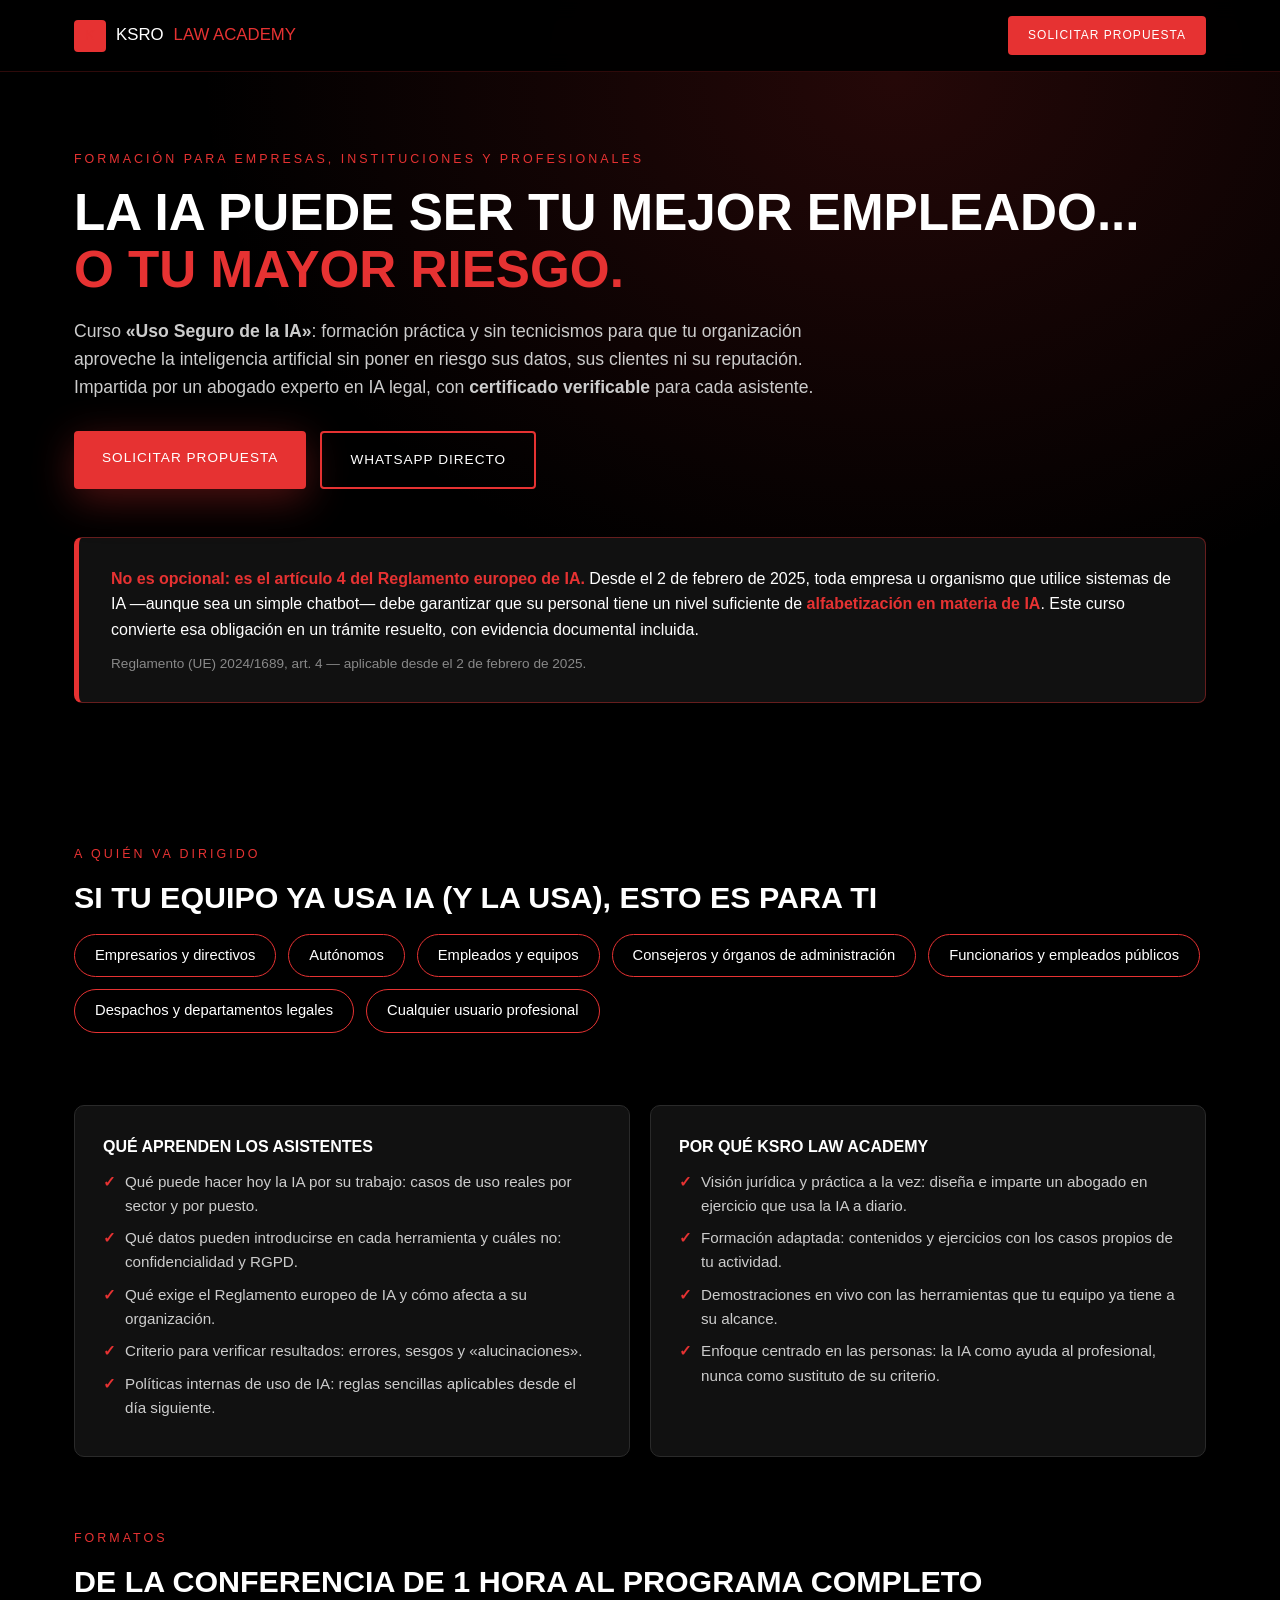
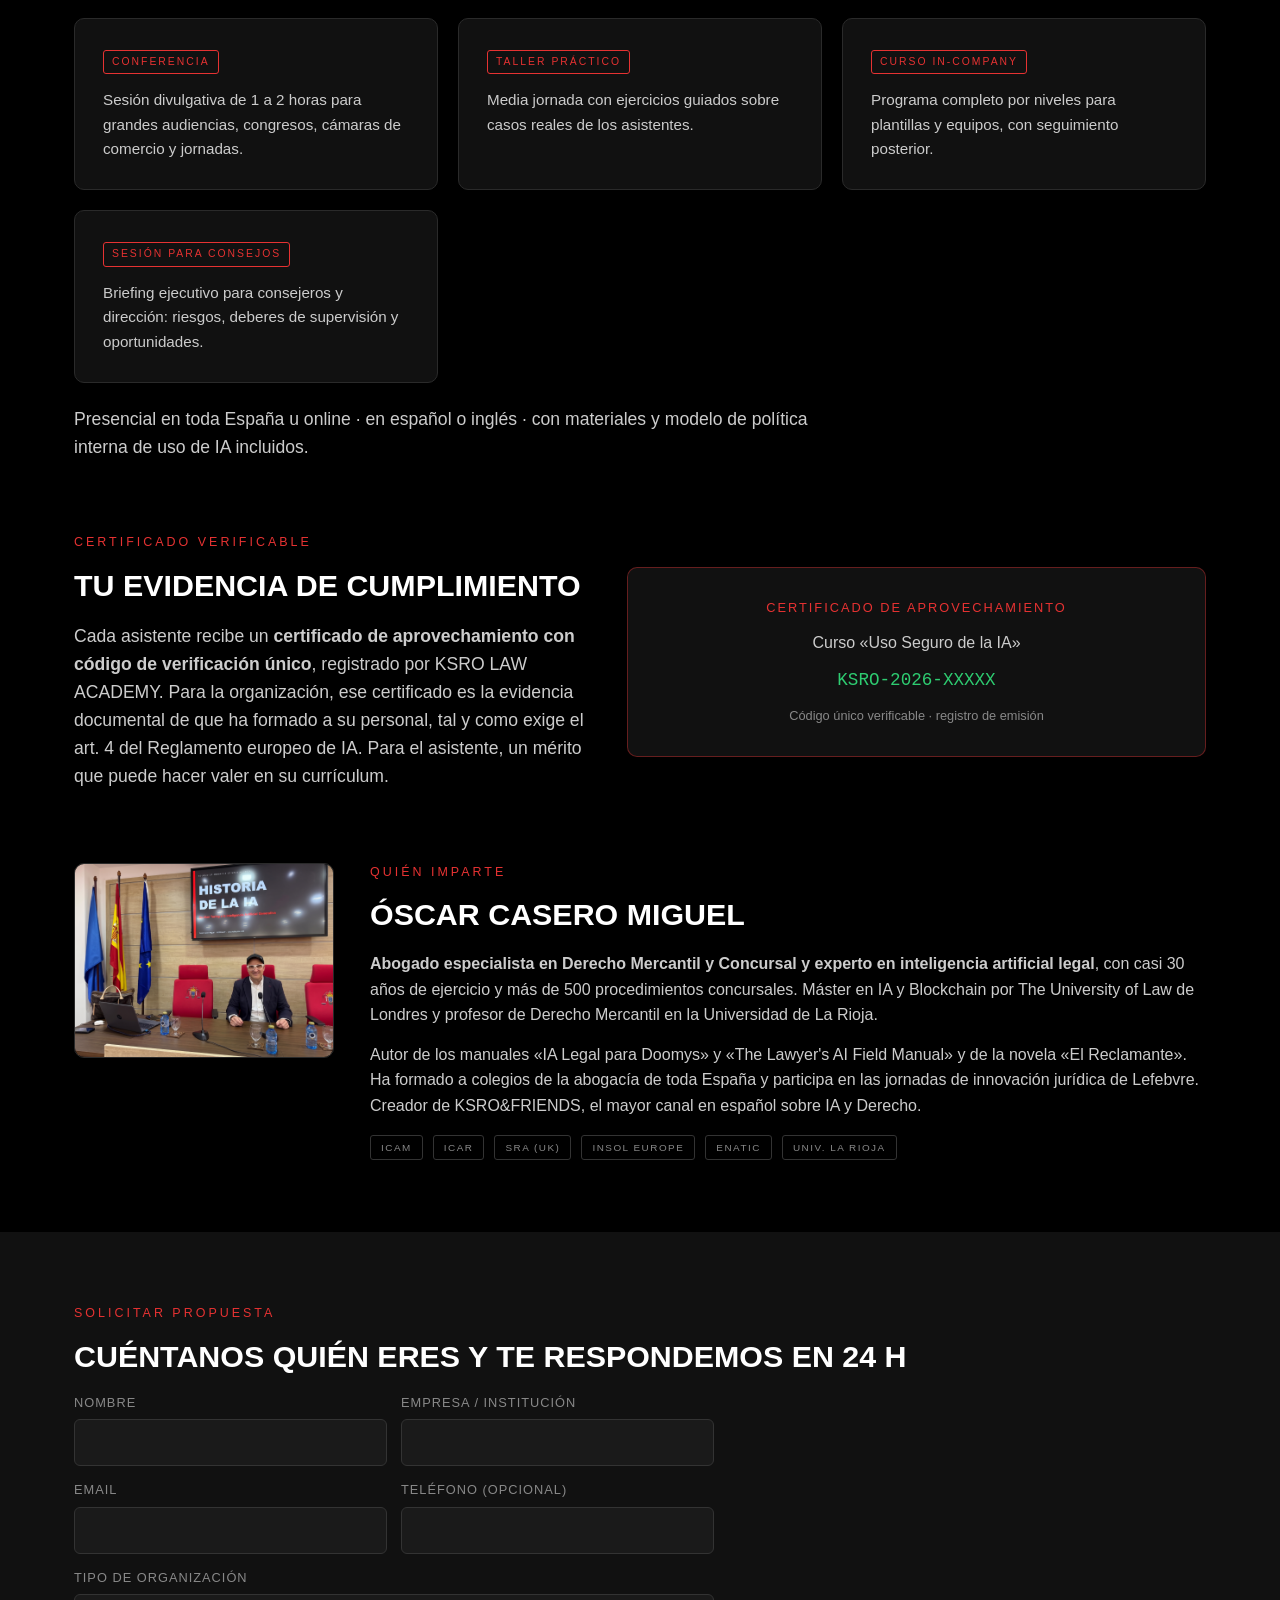
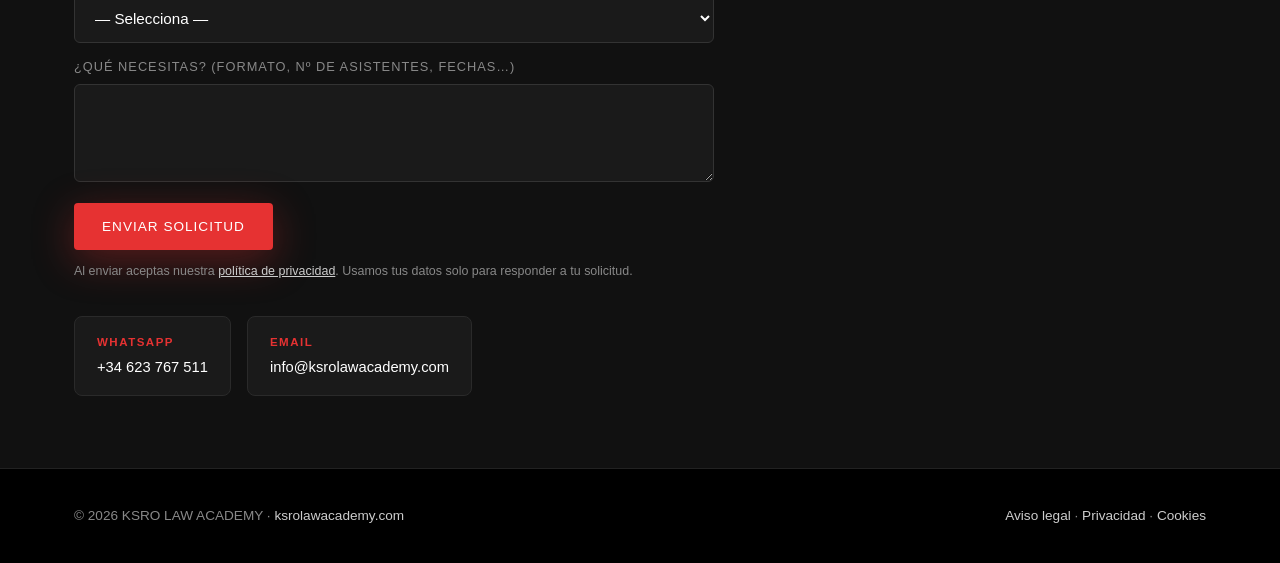
<file: uso-seguro-ia.html>
<!DOCTYPE html>
<html lang="es">
<head>
<meta charset="UTF-8">
<meta name="viewport" content="width=device-width, initial-scale=1.0">
<title>Curso «Uso Seguro de la IA» para empresas e instituciones · KSRO LAW ACADEMY</title>
<meta name="description" content="Formación en uso responsable y seguro de la IA para empresas, autónomos, consejos, funcionarios e instituciones. Cumple el art. 4 del Reglamento europeo de IA con certificado verificable. Impartida por abogado experto en IA legal.">
<meta name="keywords" content="uso seguro IA, formación IA empresas, Reglamento IA, alfabetización IA, art 4 RIA, curso IA empleados, KSRO, Óscar Casero">

<meta property="og:type" content="website">
<meta property="og:title" content="Curso «Uso Seguro de la IA» · KSRO LAW ACADEMY">
<meta property="og:description" content="La IA puede ser tu mejor empleado... o tu mayor riesgo. Formación con certificado verificable que cumple el art. 4 del Reglamento europeo de IA.">
<meta property="og:url" content="https://ksrolawacademy.com/uso-seguro-ia">
<meta property="og:image" content="https://ksrolawacademy.com/oscar-charla.jpg">
<meta property="og:locale" content="es_ES">

<link rel="canonical" href="https://ksrolawacademy.com/uso-seguro-ia">

<style>
:root{
  --ksro-red:#E63232;
  --ksro-red-dark:#B82020;
  --ksro-black:#000;
  --ksro-dark:#111;
  --ksro-dark-2:#1a1a1a;
  --ksro-white:#FFF;
  --ksro-gray:#888;
  --ksro-light-gray:#ccc;
  --ksro-green:#2ecc71;
  --shadow-red:0 10px 40px rgba(230,50,50,.35);
  --font-display:"Arial Black","Helvetica Neue",Arial,sans-serif;
  --font-body:-apple-system,BlinkMacSystemFont,"Segoe UI",Arial,sans-serif;
}
*{margin:0;padding:0;box-sizing:border-box}
html{scroll-behavior:smooth}
body{font-family:var(--font-body);background:var(--ksro-black);color:var(--ksro-white);line-height:1.6;overflow-x:hidden}
a{color:inherit;text-decoration:none}
button{font-family:inherit;cursor:pointer;border:none;background:none;color:inherit}
img{max-width:100%}

.nav{position:fixed;top:0;left:0;right:0;z-index:1000;background:rgba(0,0,0,.95);backdrop-filter:blur(10px);border-bottom:1px solid rgba(230,50,50,.2)}
.nav-inner{max-width:1180px;margin:0 auto;padding:16px 24px;display:flex;align-items:center;justify-content:space-between;gap:20px}
.logo{font-family:var(--font-display);font-size:1.05rem;display:flex;align-items:center;gap:10px}
.logo-icon{width:32px;height:32px;background:var(--ksro-red);border-radius:4px;display:flex;align-items:center;justify-content:center;font-size:.9rem}
.logo span{color:var(--ksro-red)}
.nav-cta{background:var(--ksro-red);color:#fff;padding:10px 20px;font-family:var(--font-display);font-size:.75rem;letter-spacing:1px;border-radius:4px;text-transform:uppercase;transition:all .2s}
.nav-cta:hover{background:var(--ksro-red-dark)}

.wrap{max-width:1180px;margin:0 auto;padding:0 24px}
section{padding:72px 0}
.kicker{font-family:var(--font-display);font-size:.78rem;letter-spacing:3px;color:var(--ksro-red);text-transform:uppercase;margin-bottom:14px}
h1{font-family:var(--font-display);font-size:clamp(1.9rem,4.5vw,3.2rem);line-height:1.12;text-transform:uppercase}
h1 .rojo{color:var(--ksro-red)}
h2{font-family:var(--font-display);font-size:clamp(1.3rem,2.8vw,1.9rem);line-height:1.2;margin-bottom:18px;text-transform:uppercase}
.sub{color:var(--ksro-light-gray);font-size:1.1rem;max-width:760px;margin-top:18px}

.hero{padding:150px 0 70px;background:radial-gradient(ellipse at 70% 10%,rgba(230,50,50,.16),transparent 55%)}
.hero-ctas{display:flex;gap:14px;flex-wrap:wrap;margin-top:30px}
.btn{display:inline-block;padding:16px 28px;border-radius:4px;font-family:var(--font-display);font-size:.85rem;letter-spacing:1px;text-transform:uppercase;transition:all .2s}
.btn-red{background:var(--ksro-red);color:#fff;box-shadow:var(--shadow-red)}
.btn-red:hover{background:var(--ksro-red-dark);transform:translateY(-2px)}
.btn-ghost{border:2px solid var(--ksro-red);color:#fff}
.btn-ghost:hover{background:rgba(230,50,50,.12)}

.alerta{background:var(--ksro-dark);border:1px solid rgba(230,50,50,.4);border-left:5px solid var(--ksro-red);border-radius:8px;padding:28px 32px;margin-top:48px}
.alerta strong{color:var(--ksro-red)}
.alerta .ley{font-size:.85rem;color:var(--ksro-gray);margin-top:10px}

.grid{display:grid;gap:20px}
.grid-3{grid-template-columns:repeat(auto-fit,minmax(280px,1fr))}
.grid-2{grid-template-columns:repeat(auto-fit,minmax(320px,1fr))}
.card{background:var(--ksro-dark);border:1px solid #2a2a2a;border-radius:10px;padding:28px;transition:border-color .2s}
.card:hover{border-color:rgba(230,50,50,.5)}
.card h3{font-family:var(--font-display);font-size:1rem;margin-bottom:10px;text-transform:uppercase}
.card .tag{display:inline-block;font-family:var(--font-display);font-size:.65rem;letter-spacing:2px;color:var(--ksro-red);border:1px solid var(--ksro-red);border-radius:3px;padding:3px 8px;margin-bottom:14px;text-transform:uppercase}
.card p, .card li{color:var(--ksro-light-gray);font-size:.95rem}
.card ul{list-style:none;margin-top:10px}
.card li{padding-left:22px;position:relative;margin-bottom:8px}
.card li::before{content:"✓";position:absolute;left:0;color:var(--ksro-red);font-weight:700}

.chips{display:flex;flex-wrap:wrap;gap:12px;margin-top:8px}
.chip{border:1px solid var(--ksro-red);color:#fff;border-radius:40px;padding:9px 20px;font-size:.92rem}
.chip b{color:var(--ksro-red)}

.cert{display:flex;gap:36px;align-items:center;flex-wrap:wrap}
.cert-box{flex:1;min-width:300px}
.cert-visual{flex:1;min-width:280px;background:var(--ksro-dark);border:1px solid rgba(230,50,50,.4);border-radius:10px;padding:30px;text-align:center}
.cert-visual .sello{font-family:var(--font-display);font-size:.8rem;letter-spacing:2px;color:var(--ksro-red);text-transform:uppercase}
.cert-visual .cod{font-family:monospace;font-size:1.1rem;color:var(--ksro-green);margin-top:10px}

.ponente{display:flex;gap:36px;align-items:flex-start;flex-wrap:wrap}
.ponente img{width:260px;border-radius:10px;border:1px solid #2a2a2a}
.ponente-txt{flex:1;min-width:300px}
.ponente-txt p{color:var(--ksro-light-gray);margin-bottom:14px}
.badges{display:flex;flex-wrap:wrap;gap:10px;margin-top:16px}
.badge{font-family:var(--font-display);font-size:.62rem;letter-spacing:1.5px;color:var(--ksro-gray);border:1px solid #333;border-radius:3px;padding:4px 10px;text-transform:uppercase}

.form-sec{background:var(--ksro-dark)}
form{max-width:640px}
.f-row{display:grid;grid-template-columns:1fr 1fr;gap:14px}
@media(max-width:620px){.f-row{grid-template-columns:1fr}}
input,select,textarea{width:100%;background:var(--ksro-dark-2);border:1px solid #333;border-radius:6px;color:#fff;padding:14px 16px;font-family:var(--font-body);font-size:.95rem;margin-bottom:14px}
input:focus,select:focus,textarea:focus{outline:none;border-color:var(--ksro-red)}
label{font-size:.8rem;color:var(--ksro-gray);display:block;margin-bottom:6px;text-transform:uppercase;letter-spacing:1px}
.form-note{font-size:.78rem;color:var(--ksro-gray);margin-top:12px}
.form-note a{color:var(--ksro-light-gray);text-decoration:underline}

.alt-contacto{display:flex;gap:16px;flex-wrap:wrap;margin-top:34px}
.alt-card{background:var(--ksro-dark-2);border:1px solid #2a2a2a;border-radius:8px;padding:16px 22px;font-size:.92rem}
.alt-card b{display:block;color:var(--ksro-red);font-family:var(--font-display);font-size:.72rem;letter-spacing:1.5px;text-transform:uppercase;margin-bottom:4px}

footer{border-top:1px solid #222;padding:36px 0;color:var(--ksro-gray);font-size:.85rem}
.foot-inner{display:flex;justify-content:space-between;gap:20px;flex-wrap:wrap}
footer a{color:var(--ksro-light-gray)}
footer a:hover{color:var(--ksro-red)}
</style>
</head>
<body>

<nav class="nav">
  <div class="nav-inner">
    <a class="logo" href="/"><span class="logo-icon">K</span>KSRO <span>LAW ACADEMY</span></a>
    <a class="nav-cta" href="#solicitar">Solicitar propuesta</a>
  </div>
</nav>

<header class="hero">
  <div class="wrap">
    <div class="kicker">Formación para empresas, instituciones y profesionales</div>
    <h1>La IA puede ser tu mejor empleado...<br><span class="rojo">o tu mayor riesgo.</span></h1>
    <p class="sub">Curso <strong>«Uso Seguro de la IA»</strong>: formación práctica y sin tecnicismos para que tu organización aproveche la inteligencia artificial sin poner en riesgo sus datos, sus clientes ni su reputación. Impartida por un abogado experto en IA legal, con <strong>certificado verificable</strong> para cada asistente.</p>
    <div class="hero-ctas">
      <a class="btn btn-red" href="#solicitar">Solicitar propuesta</a>
      <a class="btn btn-ghost" href="https://wa.me/34623767511?text=Hola%20%C3%93scar,%20quiero%20informaci%C3%B3n%20del%20curso%20Uso%20Seguro%20de%20la%20IA%20para%20mi%20organizaci%C3%B3n">WhatsApp directo</a>
    </div>

    <div class="alerta">
      <p><strong>No es opcional: es el artículo 4 del Reglamento europeo de IA.</strong> Desde el 2 de febrero de 2025, toda empresa u organismo que utilice sistemas de IA —aunque sea un simple chatbot— debe garantizar que su personal tiene un nivel suficiente de <strong>alfabetización en materia de IA</strong>. Este curso convierte esa obligación en un trámite resuelto, con evidencia documental incluida.</p>
      <p class="ley">Reglamento (UE) 2024/1689, art. 4 — aplicable desde el 2 de febrero de 2025.</p>
    </div>
  </div>
</header>

<section>
  <div class="wrap">
    <div class="kicker">A quién va dirigido</div>
    <h2>Si tu equipo ya usa IA (y la usa), esto es para ti</h2>
    <div class="chips">
      <span class="chip">Empresarios y directivos</span>
      <span class="chip">Autónomos</span>
      <span class="chip">Empleados y equipos</span>
      <span class="chip">Consejeros y órganos de administración</span>
      <span class="chip">Funcionarios y empleados públicos</span>
      <span class="chip">Despachos y departamentos legales</span>
      <span class="chip">Cualquier usuario profesional</span>
    </div>
  </div>
</section>

<section style="padding-top:0">
  <div class="wrap">
    <div class="grid grid-2">
      <div class="card">
        <h3>Qué aprenden los asistentes</h3>
        <ul>
          <li>Qué puede hacer hoy la IA por su trabajo: casos de uso reales por sector y por puesto.</li>
          <li>Qué datos pueden introducirse en cada herramienta y cuáles no: confidencialidad y RGPD.</li>
          <li>Qué exige el Reglamento europeo de IA y cómo afecta a su organización.</li>
          <li>Criterio para verificar resultados: errores, sesgos y «alucinaciones».</li>
          <li>Políticas internas de uso de IA: reglas sencillas aplicables desde el día siguiente.</li>
        </ul>
      </div>
      <div class="card">
        <h3>Por qué KSRO LAW ACADEMY</h3>
        <ul>
          <li>Visión jurídica y práctica a la vez: diseña e imparte un abogado en ejercicio que usa la IA a diario.</li>
          <li>Formación adaptada: contenidos y ejercicios con los casos propios de tu actividad.</li>
          <li>Demostraciones en vivo con las herramientas que tu equipo ya tiene a su alcance.</li>
          <li>Enfoque centrado en las personas: la IA como ayuda al profesional, nunca como sustituto de su criterio.</li>
        </ul>
      </div>
    </div>
  </div>
</section>

<section style="padding-top:0">
  <div class="wrap">
    <div class="kicker">Formatos</div>
    <h2>De la conferencia de 1 hora al programa completo</h2>
    <div class="grid grid-3">
      <div class="card"><span class="tag">Conferencia</span><p>Sesión divulgativa de 1 a 2 horas para grandes audiencias, congresos, cámaras de comercio y jornadas.</p></div>
      <div class="card"><span class="tag">Taller práctico</span><p>Media jornada con ejercicios guiados sobre casos reales de los asistentes.</p></div>
      <div class="card"><span class="tag">Curso in-company</span><p>Programa completo por niveles para plantillas y equipos, con seguimiento posterior.</p></div>
      <div class="card"><span class="tag">Sesión para consejos</span><p>Briefing ejecutivo para consejeros y dirección: riesgos, deberes de supervisión y oportunidades.</p></div>
    </div>
    <p class="sub" style="margin-top:22px">Presencial en toda España u online · en español o inglés · con materiales y modelo de política interna de uso de IA incluidos.</p>
  </div>
</section>

<section style="padding-top:0">
  <div class="wrap cert">
    <div class="cert-box">
      <div class="kicker">Certificado verificable</div>
      <h2>Tu evidencia de cumplimiento</h2>
      <p class="sub" style="margin-top:0">Cada asistente recibe un <strong>certificado de aprovechamiento con código de verificación único</strong>, registrado por KSRO LAW ACADEMY. Para la organización, ese certificado es la evidencia documental de que ha formado a su personal, tal y como exige el art. 4 del Reglamento europeo de IA. Para el asistente, un mérito que puede hacer valer en su currículum.</p>
    </div>
    <div class="cert-visual">
      <div class="sello">Certificado de aprovechamiento</div>
      <p style="margin-top:12px;color:var(--ksro-light-gray)">Curso «Uso Seguro de la IA»</p>
      <div class="cod">KSRO-2026-XXXXX</div>
      <p style="margin-top:12px;font-size:.8rem;color:var(--ksro-gray)">Código único verificable · registro de emisión</p>
    </div>
  </div>
</section>

<section style="padding-top:0">
  <div class="wrap ponente">
    <img src="oscar-charla.jpg" alt="Óscar Casero Miguel impartiendo formación sobre IA">
    <div class="ponente-txt">
      <div class="kicker">Quién imparte</div>
      <h2>Óscar Casero Miguel</h2>
      <p><strong>Abogado especialista en Derecho Mercantil y Concursal y experto en inteligencia artificial legal</strong>, con casi 30 años de ejercicio y más de 500 procedimientos concursales. Máster en IA y Blockchain por The University of Law de Londres y profesor de Derecho Mercantil en la Universidad de La Rioja.</p>
      <p>Autor de los manuales «IA Legal para Doomys» y «The Lawyer's AI Field Manual» y de la novela «El Reclamante». Ha formado a colegios de la abogacía de toda España y participa en las jornadas de innovación jurídica de Lefebvre. Creador de KSRO&amp;FRIENDS, el mayor canal en español sobre IA y Derecho.</p>
      <div class="badges">
        <span class="badge">ICAM</span><span class="badge">ICAR</span><span class="badge">SRA (UK)</span><span class="badge">INSOL Europe</span><span class="badge">ENATIC</span><span class="badge">Univ. La Rioja</span>
      </div>
    </div>
  </div>
</section>

<section class="form-sec" id="solicitar">
  <div class="wrap">
    <div class="kicker">Solicitar propuesta</div>
    <h2>Cuéntanos quién eres y te respondemos en 24 h</h2>
    <form action="https://formsubmit.co/info@ksrolawacademy.com" method="POST">
      <input type="hidden" name="_subject" value="[KSRO] Solicitud curso Uso Seguro de la IA">
      <input type="hidden" name="_next" value="https://ksrolawacademy.com/gracias.html">
      <input type="hidden" name="_captcha" value="true">
      <input type="hidden" name="_template" value="table">
      <div class="f-row">
        <div>
          <label for="nombre">Nombre</label>
          <input id="nombre" type="text" name="nombre" required>
        </div>
        <div>
          <label for="organizacion">Empresa / institución</label>
          <input id="organizacion" type="text" name="organizacion" required>
        </div>
      </div>
      <div class="f-row">
        <div>
          <label for="email">Email</label>
          <input id="email" type="email" name="email" required>
        </div>
        <div>
          <label for="telefono">Teléfono (opcional)</label>
          <input id="telefono" type="tel" name="telefono">
        </div>
      </div>
      <label for="tipo">Tipo de organización</label>
      <select id="tipo" name="tipo_organizacion" required>
        <option value="">— Selecciona —</option>
        <option>Empresa</option>
        <option>Autónomo / profesional</option>
        <option>Cámara de comercio / asociación</option>
        <option>Administración pública</option>
        <option>Colegio profesional</option>
        <option>Universidad / escuela de negocios</option>
        <option>Otra</option>
      </select>
      <label for="mensaje">¿Qué necesitas? (formato, nº de asistentes, fechas…)</label>
      <textarea id="mensaje" name="mensaje" rows="4"></textarea>
      <button class="btn btn-red" type="submit">Enviar solicitud</button>
      <p class="form-note">Al enviar aceptas nuestra <a href="privacidad.html">política de privacidad</a>. Usamos tus datos solo para responder a tu solicitud.</p>
    </form>
    <div class="alt-contacto">
      <a class="alt-card" href="https://wa.me/34623767511?text=Hola%20%C3%93scar,%20quiero%20informaci%C3%B3n%20del%20curso%20Uso%20Seguro%20de%20la%20IA%20para%20mi%20organizaci%C3%B3n"><b>WhatsApp</b>+34 623 767 511</a>
      <a class="alt-card" href="mailto:info@ksrolawacademy.com?subject=Curso%20Uso%20Seguro%20de%20la%20IA"><b>Email</b>info@ksrolawacademy.com</a>
    </div>
  </div>
</section>

<footer>
  <div class="wrap foot-inner">
    <div>© 2026 KSRO LAW ACADEMY · <a href="/">ksrolawacademy.com</a></div>
    <div>
      <a href="aviso-legal.html">Aviso legal</a> ·
      <a href="privacidad.html">Privacidad</a> ·
      <a href="cookies.html">Cookies</a>
    </div>
  </div>
</footer>

</body>
</html>
</file>
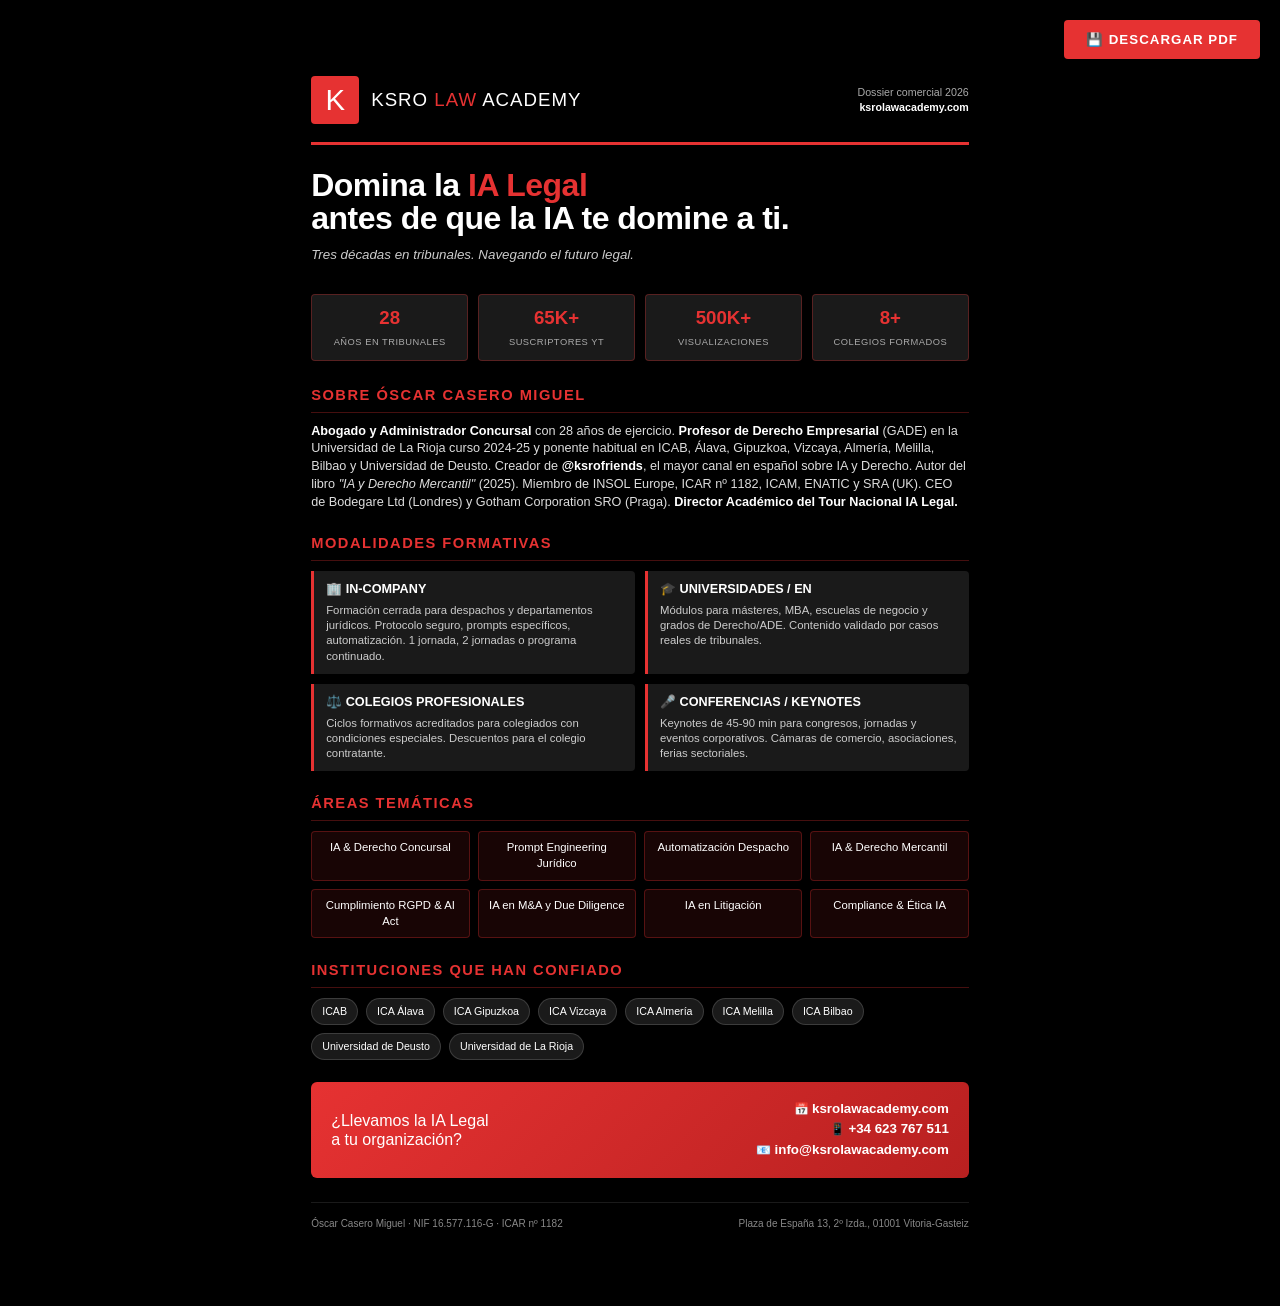
<file: campaña/03-dossier-comercial.html>
<!DOCTYPE html>
<html lang="es">
<head>
<meta charset="UTF-8">
<title>Dossier KSRO LAW ACADEMY</title>
<style>
@page{size:A4;margin:15mm}
*{margin:0;padding:0;box-sizing:border-box;-webkit-print-color-adjust:exact;print-color-adjust:exact}
body{
  font-family:"Helvetica Neue",Arial,sans-serif;
  background:#000;color:#fff;
  line-height:1.4;font-size:10pt;
  max-width:210mm;margin:0 auto;
}
.page{padding:20mm 18mm;min-height:297mm}
.pdf-btn{
  position:fixed;top:20px;right:20px;z-index:99;
  background:#E63232;color:#fff;padding:12px 22px;
  border:none;border-radius:4px;font-weight:700;cursor:pointer;
  font-family:Arial,sans-serif;letter-spacing:1px;text-transform:uppercase;
}
@media print{.pdf-btn{display:none}}

.header{
  display:flex;justify-content:space-between;align-items:center;
  padding-bottom:18px;border-bottom:3px solid #E63232;margin-bottom:24px;
}
.logo-block{display:flex;align-items:center;gap:12px}
.logo-k{
  width:48px;height:48px;background:#E63232;border-radius:4px;
  display:flex;align-items:center;justify-content:center;
  font-family:"Arial Black",Arial,sans-serif;color:#fff;font-size:22pt;
}
.logo-text{font-family:"Arial Black",Arial,sans-serif;font-size:14pt;letter-spacing:1px}
.logo-text span{color:#E63232}
.header-info{text-align:right;font-size:8pt;color:#aaa}

.hero-line{
  font-family:"Arial Black",Arial,sans-serif;
  font-size:24pt;line-height:1.05;margin-bottom:10px;letter-spacing:-.5px;
}
.hero-line span{color:#E63232}
.tagline{color:#ccc;font-size:10pt;margin-bottom:30px;font-style:italic}

.credencials{
  display:grid;grid-template-columns:repeat(4,1fr);gap:10px;margin-bottom:24px;
}
.cred{
  background:#1a1a1a;border:1px solid rgba(230,50,50,.3);
  padding:10px;text-align:center;border-radius:4px;
}
.cred strong{display:block;font-family:"Arial Black",Arial,sans-serif;color:#E63232;font-size:14pt}
.cred small{font-size:7pt;color:#aaa;text-transform:uppercase;letter-spacing:.5px}

.section{margin-bottom:22px}
.section h2{
  font-family:"Arial Black",Arial,sans-serif;
  font-size:11pt;color:#E63232;
  text-transform:uppercase;letter-spacing:1.5px;
  margin-bottom:10px;padding-bottom:6px;
  border-bottom:1px solid rgba(230,50,50,.3);
}

.sobre-oscar{font-size:9.5pt;color:#ddd}
.sobre-oscar strong{color:#fff}

.modalidades{display:grid;grid-template-columns:repeat(2,1fr);gap:10px}
.mod{
  background:#1a1a1a;border-left:3px solid #E63232;
  padding:10px 12px;border-radius:0 4px 4px 0;
}
.mod h3{font-family:"Arial Black",Arial,sans-serif;font-size:9.5pt;margin-bottom:4px}
.mod p{font-size:8.5pt;color:#ccc;line-height:1.35}

.areas{display:grid;grid-template-columns:repeat(4,1fr);gap:8px;font-size:8.5pt}
.area{
  background:rgba(230,50,50,.1);border:1px solid rgba(230,50,50,.3);
  padding:8px;border-radius:4px;text-align:center;color:#fff;
}

.confianza{display:flex;flex-wrap:wrap;gap:8px;font-size:8pt}
.conf-badge{
  background:#1a1a1a;color:#fff;padding:5px 10px;border-radius:14px;
  border:1px solid rgba(255,255,255,.15);
}

.cta-block{
  background:linear-gradient(135deg,#E63232,#B82020);
  padding:16px 20px;border-radius:6px;
  display:flex;justify-content:space-between;align-items:center;
  margin-top:22px;
}
.cta-block .msg{font-family:"Arial Black",Arial,sans-serif;font-size:12pt;color:#fff;line-height:1.2}
.cta-block .contact{text-align:right;font-size:9pt;color:#fff}
.cta-block .contact div{margin:2px 0}
.cta-block strong{font-size:10pt}

.footer-dossier{
  margin-top:24px;padding-top:14px;
  border-top:1px solid rgba(255,255,255,.1);
  display:flex;justify-content:space-between;
  font-size:7.5pt;color:#888;
}
</style>
</head>
<body>

<button class="pdf-btn" onclick="window.print()">💾 Descargar PDF</button>

<div class="page">

  <div class="header">
    <div class="logo-block">
      <div class="logo-k">K</div>
      <div class="logo-text">KSRO <span>LAW</span> ACADEMY</div>
    </div>
    <div class="header-info">
      Dossier comercial 2026<br>
      <strong style="color:#fff">ksrolawacademy.com</strong>
    </div>
  </div>

  <h1 class="hero-line">Domina la <span>IA Legal</span><br>antes de que la IA te domine a ti.</h1>
  <p class="tagline">Tres décadas en tribunales. Navegando el futuro legal.</p>

  <div class="credencials">
    <div class="cred"><strong>28</strong><small>Años en tribunales</small></div>
    <div class="cred"><strong>65K+</strong><small>Suscriptores YT</small></div>
    <div class="cred"><strong>500K+</strong><small>Visualizaciones</small></div>
    <div class="cred"><strong>8+</strong><small>Colegios formados</small></div>
  </div>

  <div class="section">
    <h2>Sobre Óscar Casero Miguel</h2>
    <p class="sobre-oscar">
      <strong>Abogado y Administrador Concursal</strong> con 28 años de ejercicio. <strong>Profesor de Derecho Empresarial</strong> (GADE) en la Universidad de La Rioja curso 2024-25 y ponente habitual en ICAB, Álava, Gipuzkoa, Vizcaya, Almería, Melilla, Bilbao y Universidad de Deusto. Creador de <strong>@ksrofriends</strong>, el mayor canal en español sobre IA y Derecho. Autor del libro <em>"IA y Derecho Mercantil"</em> (2025). Miembro de INSOL Europe, ICAR nº 1182, ICAM, ENATIC y SRA (UK). CEO de Bodegare Ltd (Londres) y Gotham Corporation SRO (Praga). <strong>Director Académico del Tour Nacional IA Legal.</strong>
    </p>
  </div>

  <div class="section">
    <h2>Modalidades formativas</h2>
    <div class="modalidades">
      <div class="mod">
        <h3>🏢 IN-COMPANY</h3>
        <p>Formación cerrada para despachos y departamentos jurídicos. Protocolo seguro, prompts específicos, automatización. 1 jornada, 2 jornadas o programa continuado.</p>
      </div>
      <div class="mod">
        <h3>🎓 UNIVERSIDADES / EN</h3>
        <p>Módulos para másteres, MBA, escuelas de negocio y grados de Derecho/ADE. Contenido validado por casos reales de tribunales.</p>
      </div>
      <div class="mod">
        <h3>⚖️ COLEGIOS PROFESIONALES</h3>
        <p>Ciclos formativos acreditados para colegiados con condiciones especiales. Descuentos para el colegio contratante.</p>
      </div>
      <div class="mod">
        <h3>🎤 CONFERENCIAS / KEYNOTES</h3>
        <p>Keynotes de 45-90 min para congresos, jornadas y eventos corporativos. Cámaras de comercio, asociaciones, ferias sectoriales.</p>
      </div>
    </div>
  </div>

  <div class="section">
    <h2>Áreas temáticas</h2>
    <div class="areas">
      <div class="area">IA &amp; Derecho Concursal</div>
      <div class="area">Prompt Engineering Jurídico</div>
      <div class="area">Automatización Despacho</div>
      <div class="area">IA &amp; Derecho Mercantil</div>
      <div class="area">Cumplimiento RGPD &amp; AI Act</div>
      <div class="area">IA en M&amp;A y Due Diligence</div>
      <div class="area">IA en Litigación</div>
      <div class="area">Compliance &amp; Ética IA</div>
    </div>
  </div>

  <div class="section">
    <h2>Instituciones que han confiado</h2>
    <div class="confianza">
      <span class="conf-badge">ICAB</span>
      <span class="conf-badge">ICA Álava</span>
      <span class="conf-badge">ICA Gipuzkoa</span>
      <span class="conf-badge">ICA Vizcaya</span>
      <span class="conf-badge">ICA Almería</span>
      <span class="conf-badge">ICA Melilla</span>
      <span class="conf-badge">ICA Bilbao</span>
      <span class="conf-badge">Universidad de Deusto</span>
      <span class="conf-badge">Universidad de La Rioja</span>
    </div>
  </div>

  <div class="cta-block">
    <div class="msg">¿Llevamos la IA Legal<br>a tu organización?</div>
    <div class="contact">
      <div>📅 <strong>ksrolawacademy.com</strong></div>
      <div>📱 <strong>+34 623 767 511</strong></div>
      <div>📧 <strong>info@ksrolawacademy.com</strong></div>
    </div>
  </div>

  <div class="footer-dossier">
    <div>Óscar Casero Miguel · NIF 16.577.116-G · ICAR nº 1182</div>
    <div>Plaza de España 13, 2º Izda., 01001 Vitoria-Gasteiz</div>
  </div>

</div>

</body>
</html>
</file>
<file: legal.css>
/* KSRO LAW ACADEMY — Estilos páginas legales */
:root{
  --ksro-red:#E63232;
  --ksro-red-dark:#B82020;
  --ksro-black:#000;
  --ksro-dark:#111;
  --ksro-dark-2:#1a1a1a;
  --ksro-white:#FFF;
  --ksro-gray:#888;
  --ksro-light-gray:#ccc;
  --font-display:"Arial Black","Helvetica Neue",Arial,sans-serif;
  --font-body:-apple-system,BlinkMacSystemFont,"Segoe UI",Arial,sans-serif;
}
*{margin:0;padding:0;box-sizing:border-box}
html{scroll-behavior:smooth}
body{font-family:var(--font-body);background:var(--ksro-black);color:var(--ksro-light-gray);line-height:1.7;-webkit-font-smoothing:antialiased}
a{color:var(--ksro-red);text-decoration:none;transition:color .2s}
a:hover{color:#fff;text-decoration:underline}

.legal-nav{
  position:sticky;top:0;z-index:100;
  background:rgba(0,0,0,.95);backdrop-filter:blur(10px);
  border-bottom:1px solid rgba(230,50,50,.2);
  padding:16px 24px;
}
.legal-nav-inner{
  max-width:900px;margin:0 auto;
  display:flex;align-items:center;justify-content:space-between;gap:16px;flex-wrap:wrap;
}
.legal-logo{
  font-family:var(--font-display);color:#fff;font-size:1.05rem;letter-spacing:1px;
  display:flex;align-items:center;gap:10px;
}
.legal-logo-icon{
  width:28px;height:28px;background:var(--ksro-red);border-radius:4px;
  display:flex;align-items:center;justify-content:center;
  font-family:var(--font-display);font-size:.8rem;color:#fff;
}
.legal-logo span{color:var(--ksro-red)}
.back-home{
  color:var(--ksro-light-gray);font-size:.85rem;font-weight:600;
  text-transform:uppercase;letter-spacing:1px;
  padding:8px 16px;border:1px solid rgba(255,255,255,.15);border-radius:4px;
  transition:all .2s;
}
.back-home:hover{border-color:var(--ksro-red);color:var(--ksro-red);text-decoration:none}

.legal-hero{
  padding:80px 24px 40px;text-align:center;
  background:radial-gradient(circle at 50% 0%,rgba(230,50,50,.15),transparent 60%);
  border-bottom:1px solid rgba(255,255,255,.08);
}
.legal-hero .eyebrow{
  color:var(--ksro-red);font-weight:700;font-size:.8rem;
  letter-spacing:3px;text-transform:uppercase;margin-bottom:16px;
}
.legal-hero h1{
  font-family:var(--font-display);color:#fff;
  font-size:clamp(1.8rem,4vw,2.8rem);line-height:1.1;
  letter-spacing:-.5px;margin-bottom:12px;
}
.legal-hero .updated{
  color:var(--ksro-gray);font-size:.85rem;margin-top:16px;
}

.legal-container{
  max-width:860px;margin:0 auto;
  padding:60px 24px 100px;
}
.legal-container h2{
  font-family:var(--font-display);color:#fff;
  font-size:1.4rem;letter-spacing:-.3px;
  margin:50px 0 18px;padding-top:20px;
  border-top:1px solid rgba(255,255,255,.08);
}
.legal-container h2:first-child{border-top:none;padding-top:0;margin-top:0}
.legal-container h3{
  color:#fff;font-size:1.05rem;font-weight:700;
  margin:28px 0 10px;
}
.legal-container p{margin-bottom:16px;font-size:.98rem}
.legal-container ul,.legal-container ol{
  margin:16px 0 20px 24px;
}
.legal-container li{margin-bottom:10px;font-size:.96rem}
.legal-container strong{color:#fff}
.legal-container .highlight{
  background:rgba(230,50,50,.08);
  border-left:3px solid var(--ksro-red);
  padding:18px 22px;border-radius:0 6px 6px 0;
  margin:24px 0;
}
.legal-container table{
  width:100%;border-collapse:collapse;margin:20px 0;
  background:var(--ksro-dark-2);border-radius:6px;overflow:hidden;
  font-size:.9rem;
}
.legal-container th{
  background:var(--ksro-dark);color:#fff;
  text-align:left;padding:14px 16px;font-weight:700;
  border-bottom:1px solid rgba(230,50,50,.3);
}
.legal-container td{padding:12px 16px;border-bottom:1px solid rgba(255,255,255,.06)}
.legal-container tr:last-child td{border-bottom:none}

.legal-footer{
  background:#050505;padding:40px 24px;text-align:center;
  border-top:1px solid rgba(230,50,50,.2);
  color:var(--ksro-gray);font-size:.82rem;
}
.legal-footer a{color:var(--ksro-gray);margin:0 12px}
.legal-footer a:hover{color:var(--ksro-red)}

@media (max-width:640px){
  .legal-container{padding:40px 20px 60px}
  .legal-container h2{font-size:1.2rem;margin:36px 0 14px}
}
</file>
